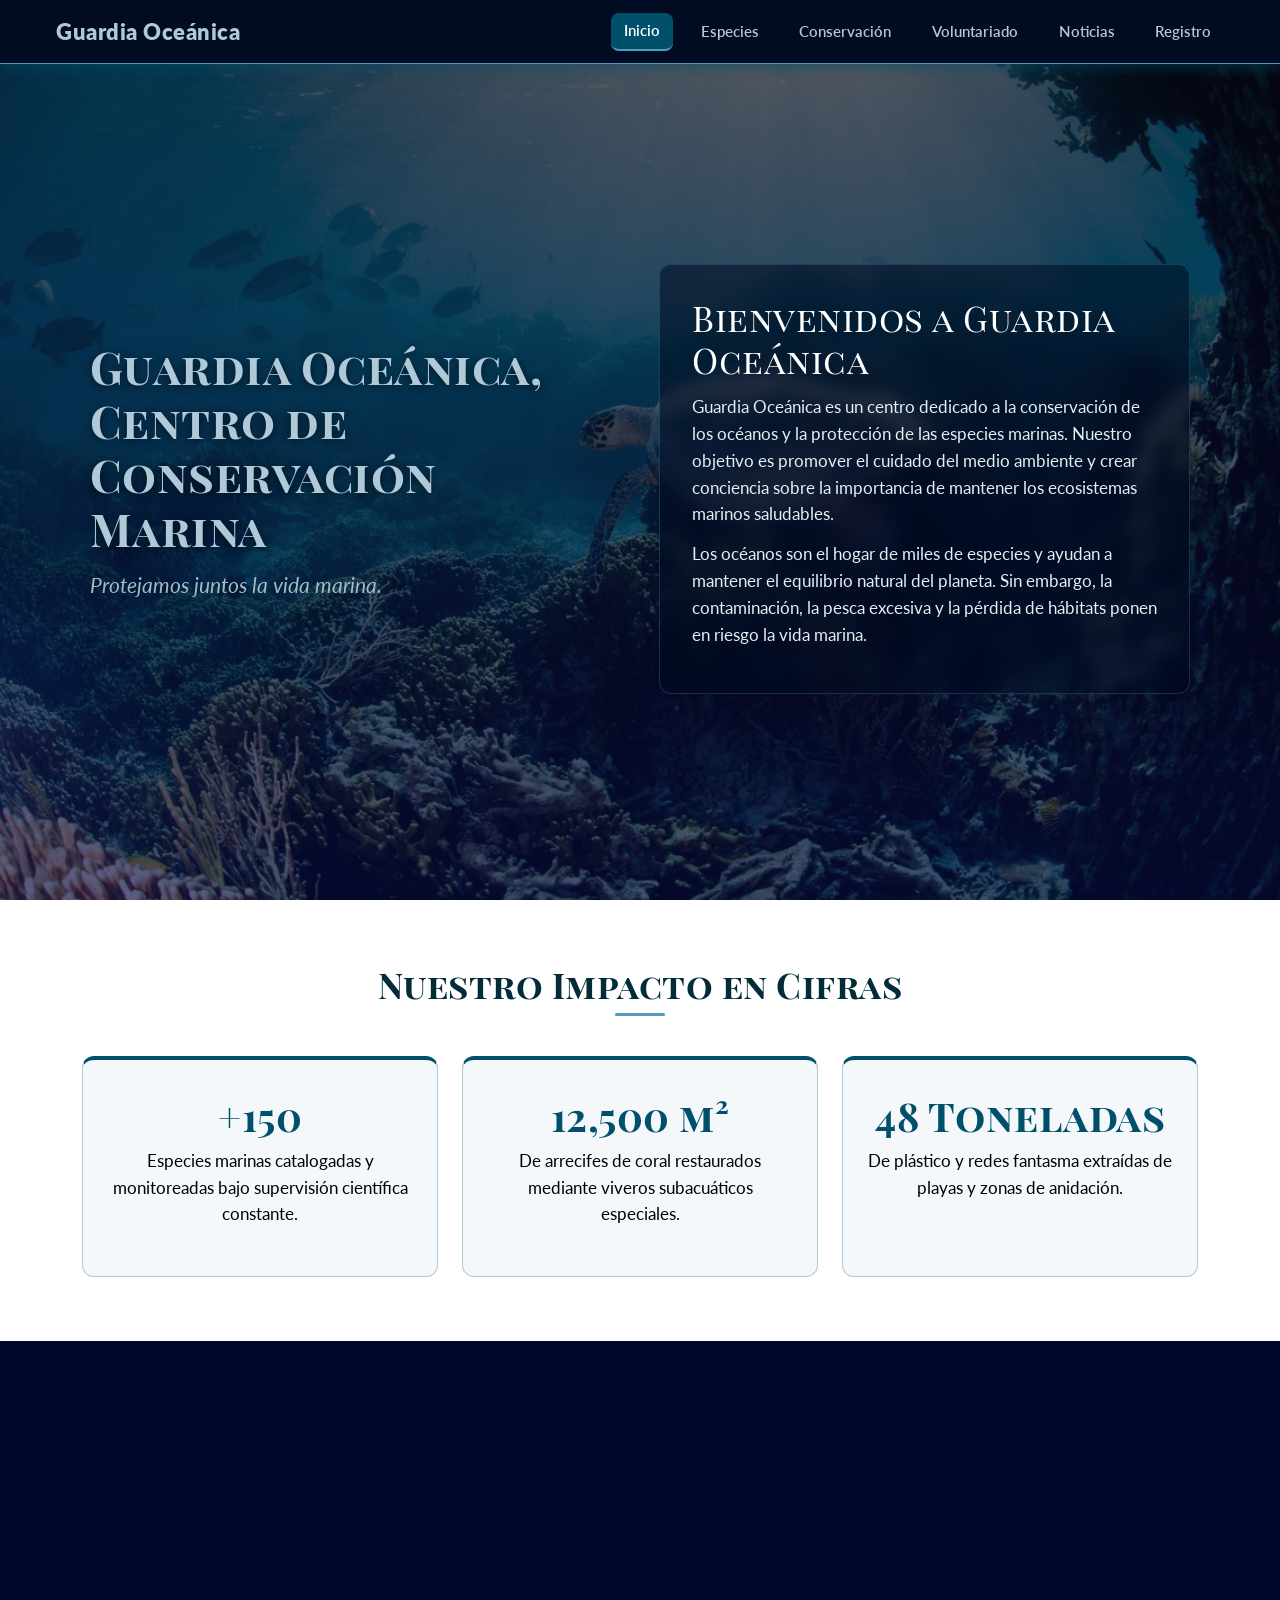
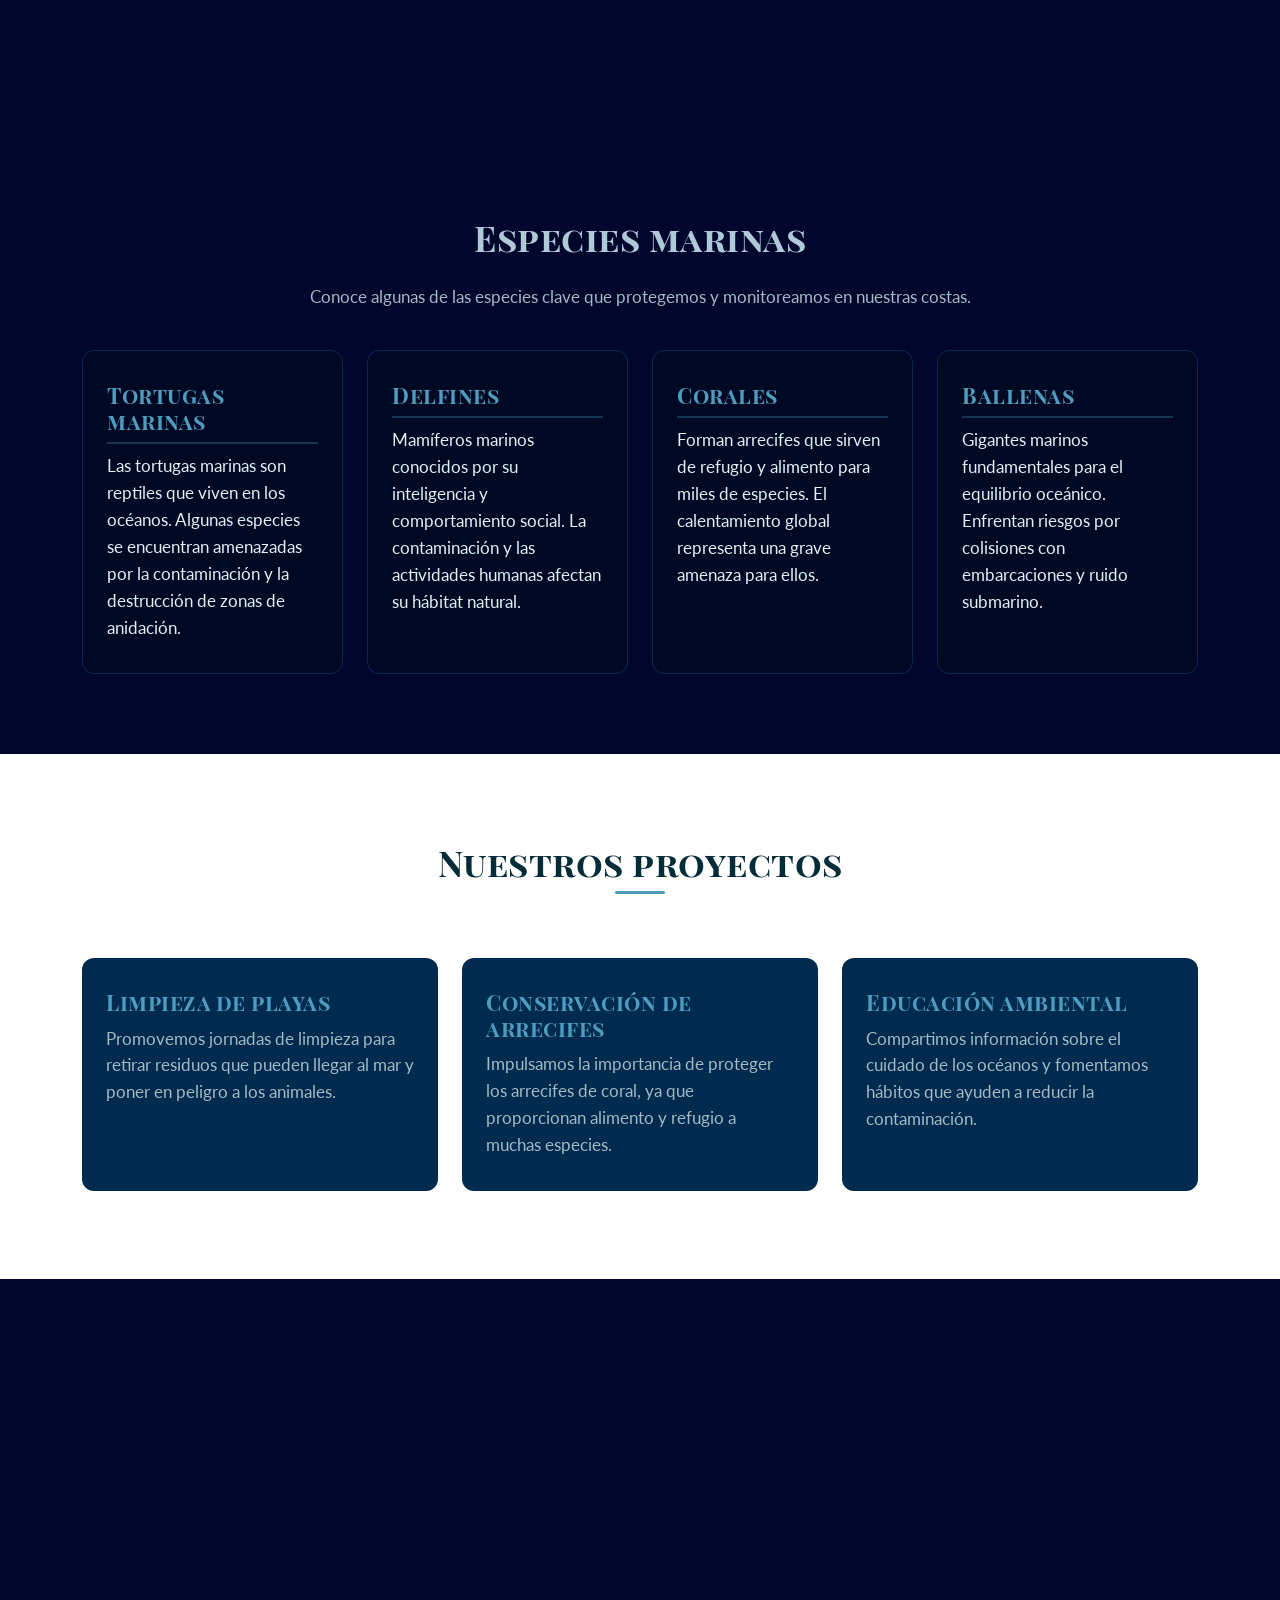
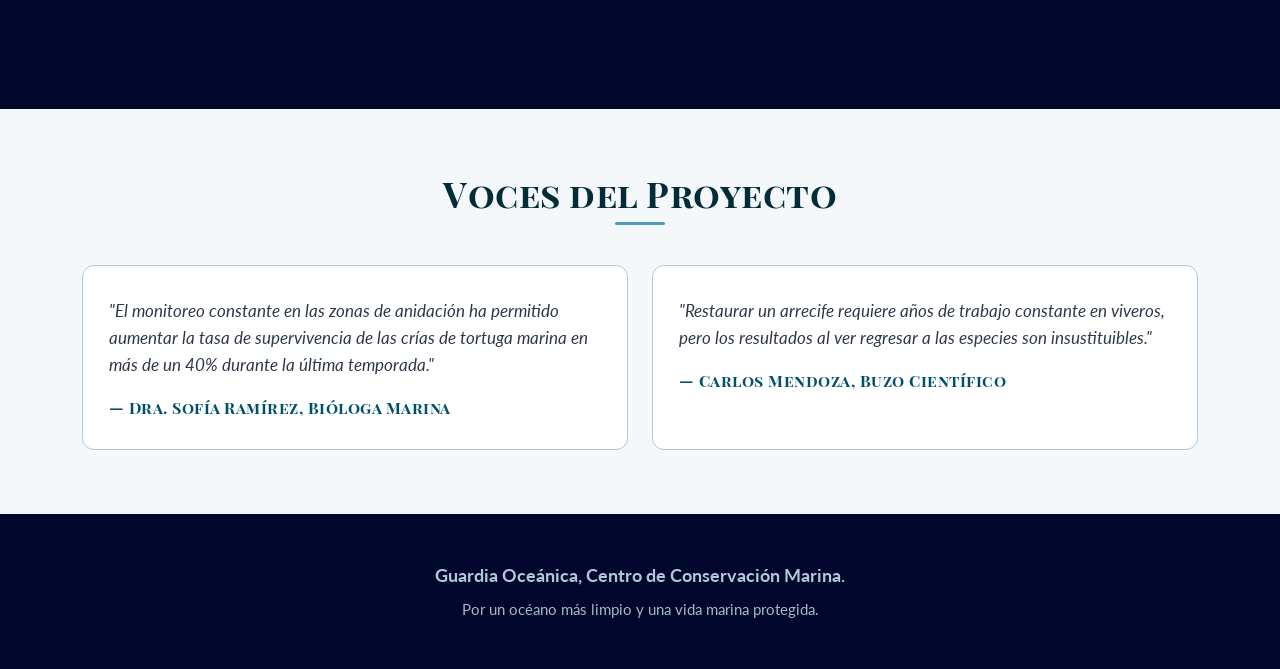
<file: index.html>
<!DOCTYPE html>
<html lang="es">
    <head>
        <title>Guardia Oceánica | Centro de Conservación Marina</title>
        <meta charset="UTF-8">
        <meta name="viewport" content="width=device-width, initial-scale=1.0">
        <link href="https://cdn.jsdelivr.net/npm/bootstrap@5.3.3/dist/css/bootstrap.min.css" rel="stylesheet">
        <link href="https://unpkg.com/aos@2.3.1/dist/aos.css" rel="stylesheet">
        <link href="css/style1.css" rel="stylesheet">
    </head>
    <body>
        
        <header class="barra-navegacion">
            <nav class="contenedor-navegacion">
                <a class="nombre-sitio" href="index.html">
                    Guardia Oceánica
                </a>

                <button class="boton-abrir-menu" id="btnHamburguesa" type="button" aria-label="Abrir menú de navegación">
                    &#9776;
                </button>

                <div class="contenedor-menu-navegacion" id="menuNavegacion">
                    <ul class="lista-menu">
                        <li class="elemento-menu">
                            <a class="enlace-navegacion" href="index.html" aria-current="page">Inicio</a>
                        </li>
                        <li class="elemento-menu">
                            <a class="enlace-navegacion" href="especies.html">Especies</a>
                        </li>
                        <li class="elemento-menu">
                            <a class="enlace-navegacion" href="conservacion.html">Conservación</a>
                        </li>
                        <li class="elemento-menu">
                            <a class="enlace-navegacion" href="voluntariado.html">Voluntariado</a>
                        </li>
                        <li class="elemento-menu">
                            <a class="enlace-navegacion" href="noticias.html">Noticias</a>
                        </li>
                        <li class="elemento-menu">
                            <a class="enlace-navegacion" href="contacto.html">Registro</a>
                        </li>
                    </ul>
                </div>
            </nav>
        </header>

        <section class="fondo-inicio">
            <div class="titulo-2columnas">
                <div class="titulo1">
                    <h1>Guardia Oceánica, Centro de Conservación Marina</h1>
                    <p>Protejamos juntos la vida marina.</p>
                </div>
                <div class="titulo-texto">
                    <h2>Bienvenidos a Guardia Oceánica</h2>
                    <p>
                        Guardia Oceánica es un centro dedicado a la conservación de los océanos y la protección de las especies marinas. Nuestro objetivo es promover el cuidado del medio ambiente y crear conciencia sobre la importancia de mantener los ecosistemas marinos saludables.
                    </p>
                    <p>
                        Los océanos son el hogar de miles de especies y ayudan a mantener el equilibrio natural del planeta. Sin embargo, la contaminación, la pesca excesiva y la pérdida de hábitats ponen en riesgo la vida marina.
                    </p>
                </div>
            </div>
        </section>
        
        <main class="contenido-principal">
            
            <section class="seccion-impacto">
                <div class="container">
                    <h2 class="titulo-impacto">Nuestro Impacto en Cifras</h2>
                    <div class="row g-4">
                        <div class="col-12 col-md-6 col-lg-4">
                            <div class="tarjeta-cifra">
                                <h3 class="numero-cifra">+150</h3>
                                <p class="texto-cifra">
                                    Especies marinas catalogadas y monitoreadas bajo supervisión científica constante.
                                </p>
                            </div>
                        </div>
                        <div class="col-12 col-md-6 col-lg-4">
                            <div class="tarjeta-cifra">
                                <h3 class="numero-cifra">12,500 m²</h3>
                                <p class="texto-cifra">
                                    De arrecifes de coral restaurados mediante viveros subacuáticos especiales.
                                </p>
                            </div>
                        </div>
                        <div class="col-12 col-md-6 col-lg-4">
                            <div class="tarjeta-cifra">
                                <h3 class="numero-cifra">48 Toneladas</h3>
                                <p class="texto-cifra">
                                    De plástico y redes fantasma extraídas de playas y zonas de anidación.
                                </p>
                            </div>
                        </div>
                    </div>
                </div>
            </section>

            <section class="sec-queh" data-aos="fade-right">
                <div class="qhacemos">
                    <h2>¿Qué hacemos?</h2>
                    <p>
                        Trabajamos para fomentar la protección de los animales marinos, reducir la contaminación de las playas y promover acciones que ayuden a conservar los ecosistemas acuáticos.
                    </p>
                    <p>
                        También buscamos informar a las personas sobre los problemas que afectan a los océanos y enseñar cómo pueden contribuir a su cuidado mediante acciones responsables.
                    </p>
                </div>
            </section>

            <section class="sec-especies">
                <div class="cont-especies container-fluid">
                    <div class="container">
                        <h2 class="titulo-especies py-3">Especies marinas</h2>
                        <p class="p-especies">
                            Conoce algunas de las especies clave que protegemos y monitoreamos en nuestras costas.
                        </p>

                        <div class="row g-4 py-3">
                            <div class="col-12 col-md-6 col-lg-3">
                                <article class="tarjeta-especie">
                                    <h3 class="tit-especie">Tortugas marinas</h3>
                                    <p>
                                        Las tortugas marinas son reptiles que viven en los océanos. Algunas especies se encuentran amenazadas por la contaminación y la destrucción de zonas de anidación.
                                    </p>
                                </article>
                            </div>
                            
                            <div class="col-12 col-md-6 col-lg-3">
                                <article class="tarjeta-especie">
                                    <h3 class="tit-especie">Delfines</h3>
                                    <p>
                                        Mamíferos marinos conocidos por su inteligencia y comportamiento social. La contaminación y las actividades humanas afectan su hábitat natural.
                                    </p>
                                </article>
                            </div>

                            <div class="col-12 col-md-6 col-lg-3">
                                <article class="tarjeta-especie">
                                    <h3 class="tit-especie">Corales</h3>
                                    <p>
                                        Forman arrecifes que sirven de refugio y alimento para miles de especies. El calentamiento global representa una grave amenaza para ellos.
                                    </p>
                                </article>
                            </div>

                            <div class="col-12 col-md-6 col-lg-3">
                                <article class="tarjeta-especie">
                                    <h3 class="tit-especie">Ballenas</h3>
                                    <p>
                                        Gigantes marinos fundamentales para el equilibrio oceánico. Enfrentan riesgos por colisiones con embarcaciones y ruido submarino.
                                    </p>
                                </article>
                            </div>
                        </div>
                    </div>
                </div>
            </section>

            <section class="sec-proyectos">
                <div class="container py-4">
                    <h2 class="titulo-proyectos">Nuestros proyectos</h2>
                    
                    <div class="row g-4 mt-2">
                        <div class="col-12 col-md-6 col-lg-4">
                            <article class="tarjeta-proyecto">
                                <h3>Limpieza de playas</h3>
                                <p>
                                    Promovemos jornadas de limpieza para retirar residuos que pueden llegar al mar y poner en peligro a los animales.
                                </p>
                            </article>
                        </div>

                        <div class="col-12 col-md-6 col-lg-4">
                            <article class="tarjeta-proyecto">
                                <h3>Conservación de arrecifes</h3>
                                <p>
                                    Impulsamos la importancia de proteger los arrecifes de coral, ya que proporcionan alimento y refugio a muchas especies.
                                </p>
                            </article>
                        </div>

                        <div class="col-12 col-md-6 col-lg-4">
                            <article class="tarjeta-proyecto">
                                <h3>Educación ambiental</h3>
                                <p>
                                    Compartimos información sobre el cuidado de los océanos y fomentamos hábitos que ayuden a reducir la contaminación.
                                </p>
                            </article>
                        </div>
                    </div>
                </div>
            </section>

            <section class="sec-ayudar" data-aos="zoom-in">
                <h2 class="titulo-ayudar">¿Cómo puedes ayudar?</h2>
                <div class="contenido-ayudar">
                    <p>
                        Todas las personas pueden contribuir a la conservación marina mediante pequeñas acciones, como reducir el uso de plásticos, separar los residuos, evitar dejar basura en las playas y respetar a los animales y sus hábitats.
                    </p>
                    <p>
                        En Guardia Oceánica creemos que la información y la participación de la sociedad son importantes para construir un futuro en el que la vida marina esté protegida.
                    </p>
                </div>
            </section>

            <section class="sec-testimonios">
                <div class="container">
                    <h2 class="titulo-testimonios">Voces del Proyecto</h2>
                    <div class="row g-4">
                        <div class="col-12 col-md-6">
                            <article class="tarjeta-testimonio">
                                <p class="texto-testimonio">
                                    "El monitoreo constante en las zonas de anidación ha permitido aumentar la tasa de supervivencia de las crías de tortuga marina en más de un 40% durante la última temporada."
                                </p>
                                <h3 class="autor-testimonio">— Dra. Sofía Ramírez, Bióloga Marina</h3>
                            </article>
                        </div>
                        <div class="col-12 col-md-6">
                            <article class="tarjeta-testimonio">
                                <p class="texto-testimonio">
                                    "Restaurar un arrecife requiere años de trabajo constante en viveros, pero los resultados al ver regresar a las especies son insustituibles."
                                </p>
                                <h3 class="autor-testimonio">— Carlos Mendoza, Buzo Científico</h3>
                            </article>
                        </div>
                    </div>
                </div>
            </section>

        </main>

        <footer class="pie-pag">
            <div class="con-pie">
                <p class="tex1">
                    Guardia Oceánica, Centro de Conservación Marina.
                </p>
                <p class="tex2">
                    Por un océano más limpio y una vida marina protegida.
                </p>
            </div>
        </footer>

        <script src="https://cdn.jsdelivr.net/npm/bootstrap@5.3.3/dist/js/bootstrap.bundle.min.js"></script>
        <script src="https://unpkg.com/aos@2.3.1/dist/aos.js"></script>
        <script>
            AOS.init();

            const btnHamburguesa = document.getElementById("btnHamburguesa");
            const menuNavegacion = document.getElementById("menuNavegacion");

            if (btnHamburguesa && menuNavegacion) {
                btnHamburguesa.addEventListener("click", function () {
                    menuNavegacion.classList.toggle("activo");
                });
            }
        </script>
    </body>
</html>
</file>
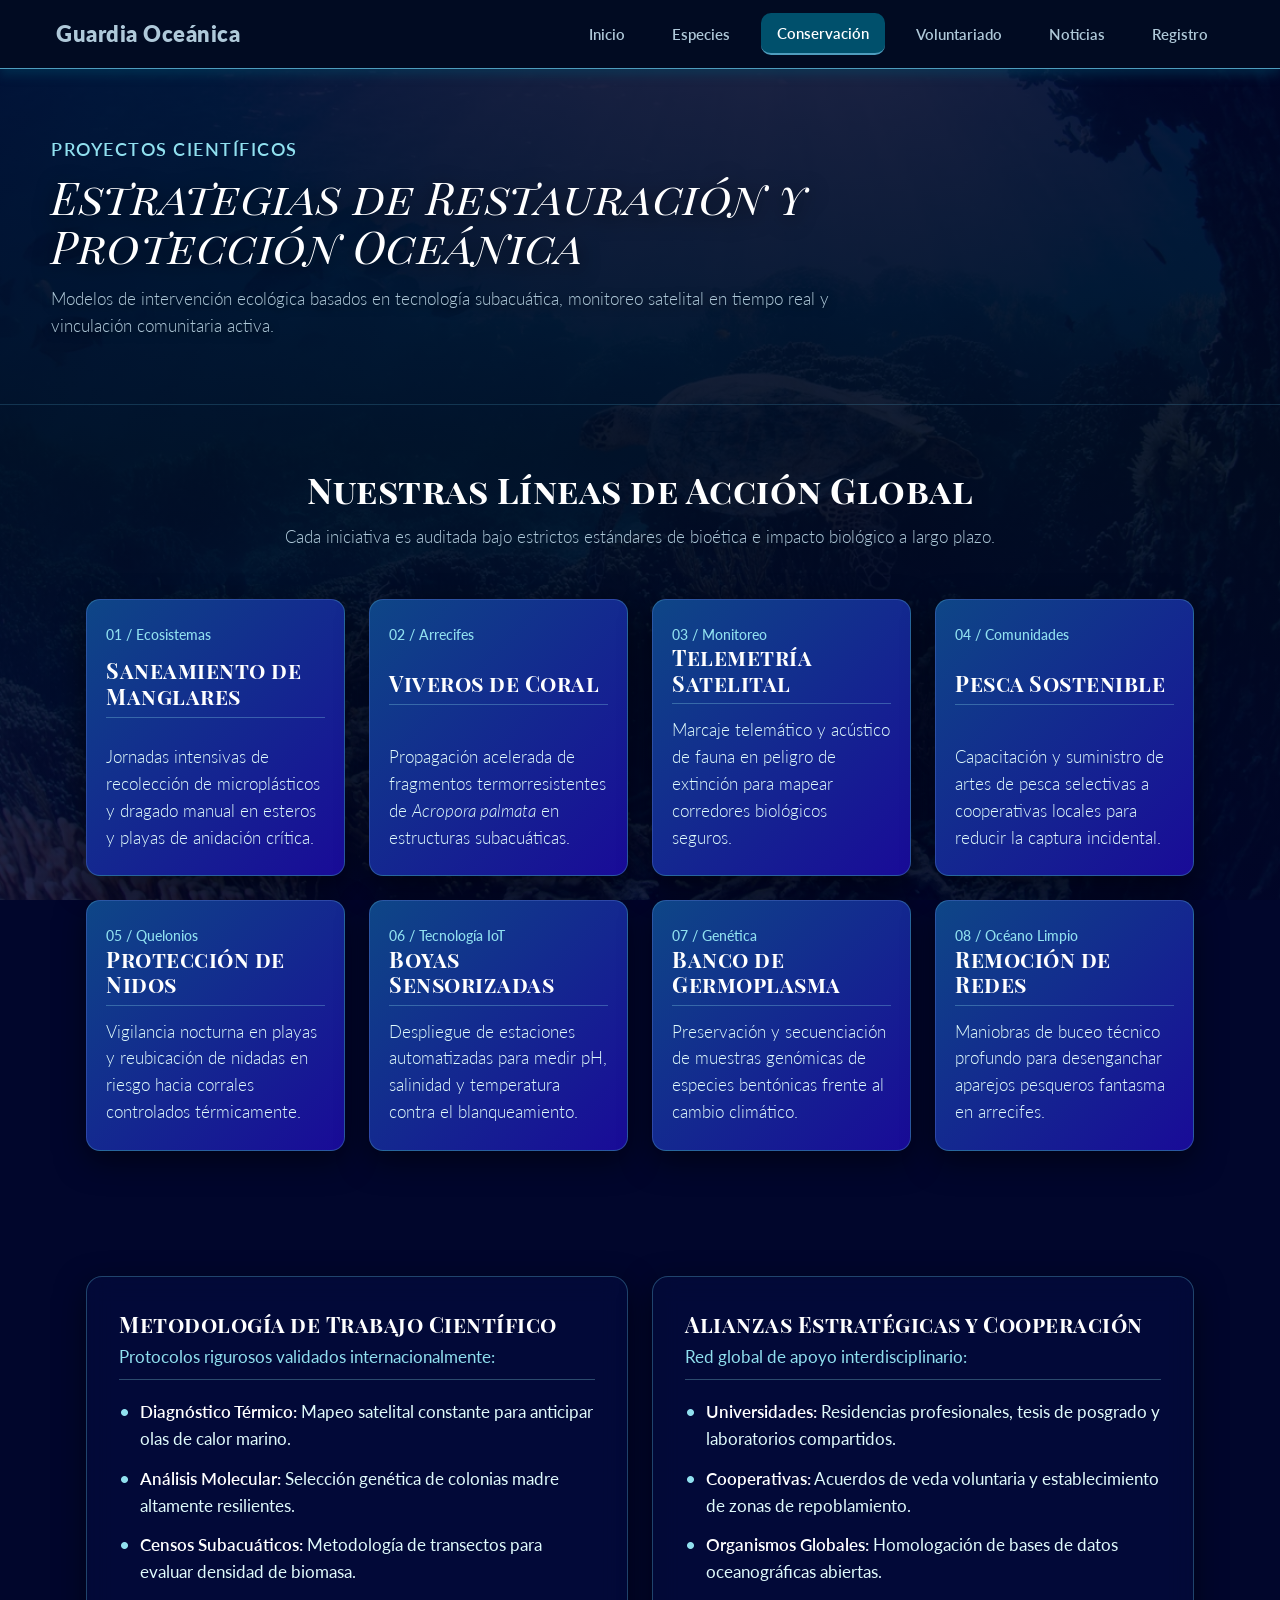
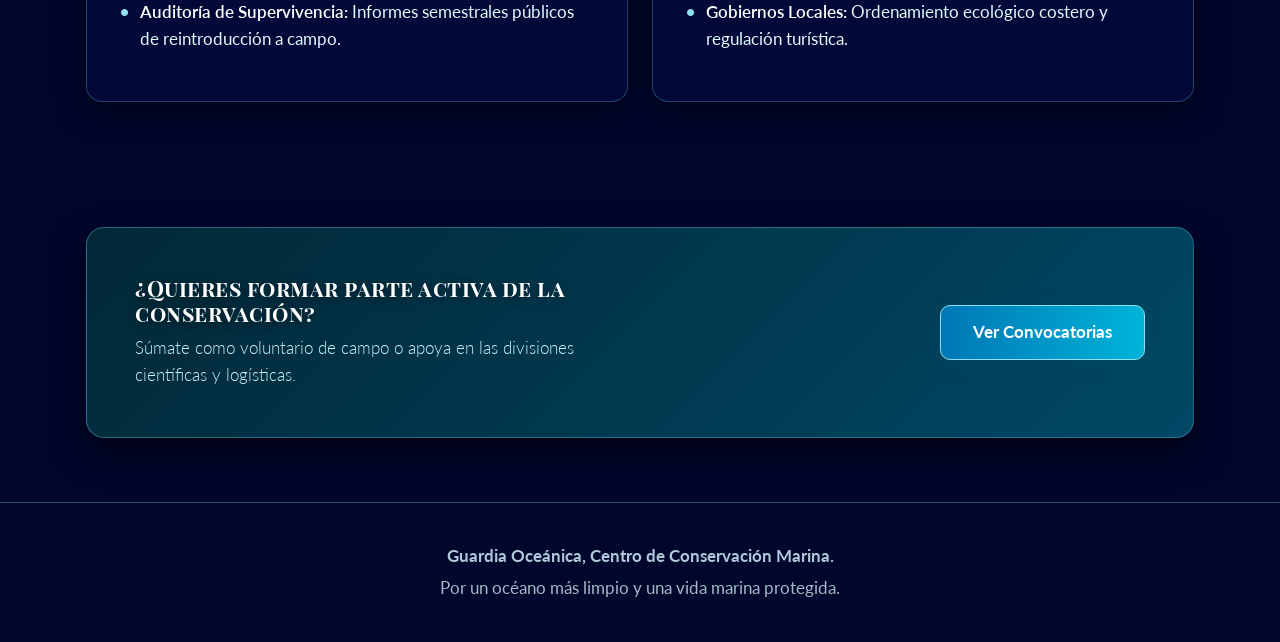
<file: conservacion.html>
<!DOCTYPE html>
<html lang="es">
    <head>
        <meta charset="UTF-8">
        <meta name="viewport" content="width=device-width, initial-scale=1">
        <title>Guardia Oceánica | Proyectos de Conservación</title>
        <link href="https://cdn.jsdelivr.net/npm/bootstrap@5.3.3/dist/css/bootstrap.min.css" rel="stylesheet">
        <link href="https://unpkg.com/aos@2.3.1/dist/aos.css" rel="stylesheet">
        <link href="css/style3.css" rel="stylesheet">
    </head>
    <body>

        <header class="barra-navegacion">
            <nav class="contenedor-navegacion">
                <a class="nombre-sitio" href="index.html">
                    Guardia Oceánica
                </a>

                <button class="boton-abrir-menu" id="btnHamburguesa" type="button" aria-label="Abrir menú de navegación">
                    &#9776;
                </button>

                <div class="contenedor-menu-navegacion" id="menuNavegacion">
                    <ul class="lista-menu">
                        <li class="elemento-menu">
                            <a class="enlace-navegacion" href="index.html">Inicio</a>
                        </li>
                        <li class="elemento-menu">
                            <a class="enlace-navegacion" href="especies.html">Especies</a>
                        </li>
                        <li class="elemento-menu">
                            <a class="enlace-navegacion" href="conservacion.html" aria-current="page">Conservación</a>
                        </li>
                        <li class="elemento-menu">
                            <a class="enlace-navegacion" href="voluntariado.html">Voluntariado</a>
                        </li>
                        <li class="elemento-menu">
                            <a class="enlace-navegacion" href="noticias.html">Noticias</a>
                        </li>
                        <li class="elemento-menu">
                            <a class="enlace-navegacion" href="contacto.html">Registro</a>
                        </li>
                    </ul>
                </div>
            </nav>
        </header>

        <section class="cabecera-pagina">
            <div class="contenedor-cabecera">
                <span class="subtitulo-cabecera">
                    Proyectos Científicos
                </span>
                <h1 class="titulo-pagina">
                    Estrategias de Restauración y Protección Oceánica
                </h1>
                <p class="descripcion-pagina">
                    Modelos de intervención ecológica basados en tecnología subacuática, monitoreo satelital en tiempo real y vinculación comunitaria activa.
                </p>
            </div>
        </section>

        <div class="fondo-pantalla-completa"></div>

        <main class="contenido-principal container">
            
            <section class="seccion-lineas-accion mb-5">
                <div class="text-center mb-5">
                    <h2 class="titulo-lineas-accion">Nuestras Líneas de Acción Global</h2>
                    <p class="descripcion-lineas-accion">
                        Cada iniciativa es auditada bajo estrictos estándares de bioética e impacto biológico a largo plazo.
                    </p>
                </div>

                <div class="row g-4 justify-content-center">
                    
                    <div class="col-12 col-md-6 col-lg-3">
                        <article class="tarjeta-proyecto-conservacion" data-aos="fade-up">
                            <div class="ti1-indicador">01 / Ecosistemas</div>
                            <h3 class="titulo-proyecto-conservacion">Saneamiento de Manglares</h3>
                            <p class="descripcion-proyecto-conservacion">
                                Jornadas intensivas de recolección de microplásticos y dragado manual en esteros y playas de anidación crítica.
                            </p>
                        </article>
                    </div>

                    <div class="col-12 col-md-6 col-lg-3">
                        <article class="tarjeta-proyecto-conservacion" data-aos="fade-up">
                            <div class="ti1-indicador">02 / Arrecifes</div>
                            <h3 class="titulo-proyecto-conservacion">Viveros de Coral</h3>
                            <p class="descripcion-proyecto-conservacion">
                                Propagación acelerada de fragmentos termorresistentes de <em>Acropora palmata</em> en estructuras subacuáticas.
                            </p>
                        </article>
                    </div>

                    <div class="col-12 col-md-6 col-lg-3">
                        <article class="tarjeta-proyecto-conservacion" data-aos="fade-up">
                            <div class="ti1-indicador">03 / Monitoreo</div>
                            <h3 class="titulo-proyecto-conservacion">Telemetría Satelital</h3>
                            <p class="descripcion-proyecto-conservacion">
                                Marcaje telemático y acústico de fauna en peligro de extinción para mapear corredores biológicos seguros.
                            </p>
                        </article>
                    </div>

                    <div class="col-12 col-md-6 col-lg-3">
                        <article class="tarjeta-proyecto-conservacion" data-aos="fade-up">
                            <div class="ti1-indicador">04 / Comunidades</div>
                            <h3 class="titulo-proyecto-conservacion">Pesca Sostenible</h3>
                            <p class="descripcion-proyecto-conservacion">
                                Capacitación y suministro de artes de pesca selectivas a cooperativas locales para reducir la captura incidental.
                            </p>
                        </article>
                    </div>

                    <div class="col-12 col-md-6 col-lg-3">
                        <article class="tarjeta-proyecto-conservacion" data-aos="fade-up">
                            <div class="ti1-indicador">05 / Quelonios</div>
                            <h3 class="titulo-proyecto-conservacion">Protección de Nidos</h3>
                            <p class="descripcion-proyecto-conservacion">
                                Vigilancia nocturna en playas y reubicación de nidadas en riesgo hacia corrales controlados térmicamente.
                            </p>
                        </article>
                    </div>

                    <div class="col-12 col-md-6 col-lg-3">
                        <article class="tarjeta-proyecto-conservacion" data-aos="fade-up">
                            <div class="ti1-indicador">06 / Tecnología IoT</div>
                            <h3 class="titulo-proyecto-conservacion">Boyas Sensorizadas</h3>
                            <p class="descripcion-proyecto-conservacion">
                                Despliegue de estaciones automatizadas para medir pH, salinidad y temperatura contra el blanqueamiento.
                            </p>
                        </article>
                    </div>

                    <div class="col-12 col-md-6 col-lg-3">
                        <article class="tarjeta-proyecto-conservacion" data-aos="fade-up">
                            <div class="ti1-indicador">07 / Genética</div>
                            <h3 class="titulo-proyecto-conservacion">Banco de Germoplasma</h3>
                            <p class="descripcion-proyecto-conservacion">
                                Preservación y secuenciación de muestras genómicas de especies bentónicas frente al cambio climático.
                            </p>
                        </article>
                    </div>

                    <div class="col-12 col-md-6 col-lg-3">
                        <article class="tarjeta-proyecto-conservacion" data-aos="fade-up">
                            <div class="ti1-indicador">08 / Océano Limpio</div>
                            <h3 class="titulo-proyecto-conservacion">Remoción de Redes</h3>
                            <p class="descripcion-proyecto-conservacion">
                                Maniobras de buceo técnico profundo para desenganchar aparejos pesqueros fantasma en arrecifes.
                            </p>
                        </article>
                    </div>

                </div>
            </section>

            <section class="seccion-metodologia-alianzas mb-5">
                <div class="row g-4 justify-content-center">
                    
                    <div class="col-12 col-md-6">
                        <article class="panel-cientifico" data-aos="fade-up">
                            <h3 class="titulo-panel">Metodología de Trabajo Científico</h3>
                            <p class="subtitulo-panel">Protocolos rigurosos validados internacionalmente:</p>
                            
                            <ul class="lista-detallada">
                                <li>
                                    <strong>Diagnóstico Térmico:</strong> Mapeo satelital constante para anticipar olas de calor marino.
                                </li>
                                <li>
                                    <strong>Análisis Molecular:</strong> Selección genética de colonias madre altamente resilientes.
                                </li>
                                <li>
                                    <strong>Censos Subacuáticos:</strong> Metodología de transectos para evaluar densidad de biomasa.
                                </li>
                                <li>
                                    <strong>Auditoría de Supervivencia:</strong> Informes semestrales públicos de reintroducción a campo.
                                </li>
                            </ul>
                        </article>
                    </div>

                    <div class="col-12 col-md-6">
                        <article class="panel-cientifico" data-aos="fade-up">
                            <h3 class="titulo-panel">Alianzas Estratégicas y Cooperación</h3>
                            <p class="subtitulo-panel">Red global de apoyo interdisciplinario:</p>
                            
                            <ul class="lista-detallada">
                                <li>
                                    <strong>Universidades:</strong> Residencias profesionales, tesis de posgrado y laboratorios compartidos.
                                </li>
                                <li>
                                    <strong>Cooperativas:</strong> Acuerdos de veda voluntaria y establecimiento de zonas de repoblamiento.
                                </li>
                                <li>
                                    <strong>Organismos Globales:</strong> Homologación de bases de datos oceanográficas abiertas.
                                </li>
                                <li>
                                    <strong>Gobiernos Locales:</strong> Ordenamiento ecológico costero y regulación turística.
                                </li>
                            </ul>
                        </article>
                    </div>

                </div>
            </section>

            <section class="sec-vol">
                <div class="row align-items-center">
                    <div class="col-12 col-md-6">
                        <h3 class="titulo-vol">¿Quieres formar parte activa de la conservación?</h3>
                        <p class="texto-vol">Súmate como voluntario de campo o apoya en las divisiones científicas y logísticas.</p>
                    </div>
                    <div class="col-12 col-md-6 text-md-end mt-3 mt-md-0">
                        <a href="voluntariado.html" class="btn-cta-pro">Ver Convocatorias</a>
                    </div>
                </div>
            </section>

        </main>

        <footer class="pie-pagina">
            <div class="container text-center">
                <p class="nombre-institucion">Guardia Oceánica, Centro de Conservación Marina.</p>
                <p class="mensaje-conservacion">Por un océano más limpio y una vida marina protegida.</p>
            </div>
        </footer>

        <script src="https://cdn.jsdelivr.net/npm/bootstrap@5.3.3/dist/js/bootstrap.bundle.min.js"></script>
        <script src="https://unpkg.com/aos@2.3.1/dist/aos.js"></script>
        <script>
            AOS.init({
                once: true
            });

            const btnHamburguesa = document.getElementById("btnHamburguesa");
            const menuNavegacion = document.getElementById("menuNavegacion");

            if (btnHamburguesa && menuNavegacion) {
                btnHamburguesa.addEventListener("click", function () {
                    menuNavegacion.classList.toggle("activo");
                });
            }
        </script>
    </body>
</html>
</file>
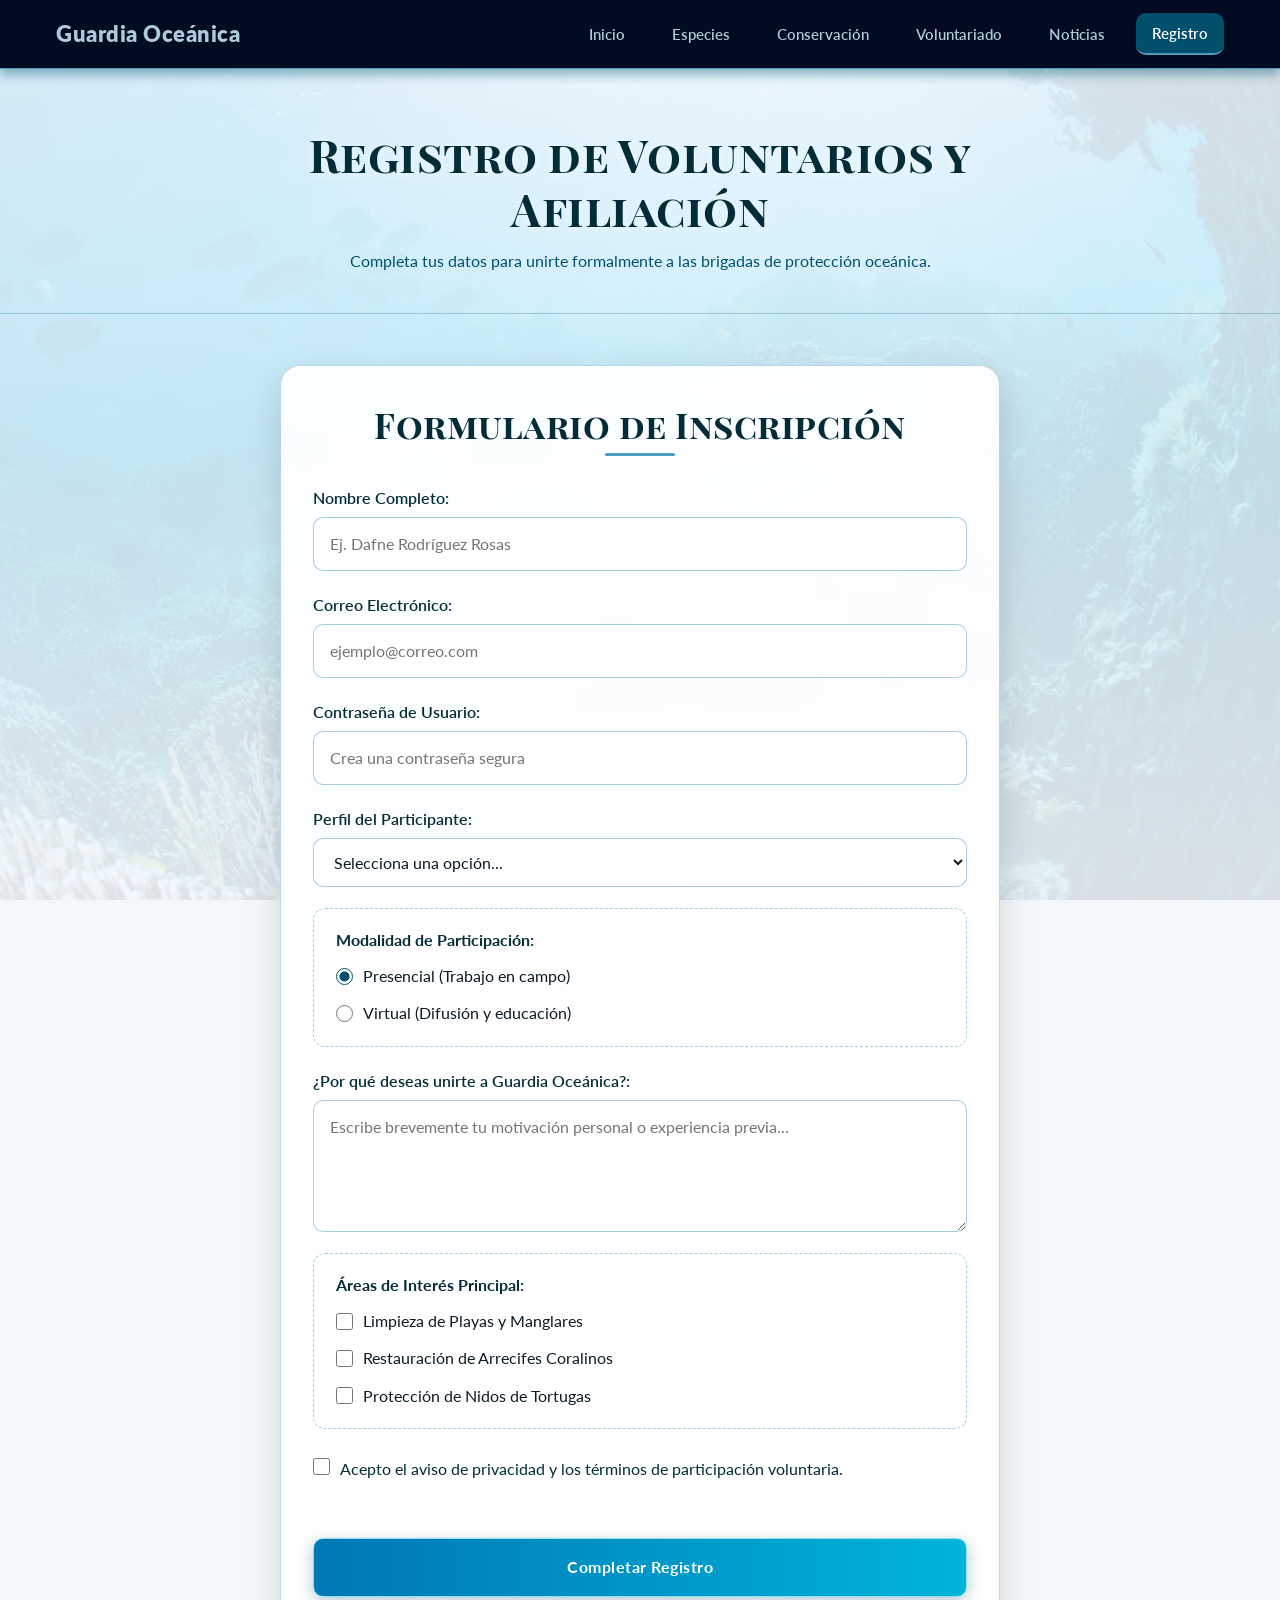
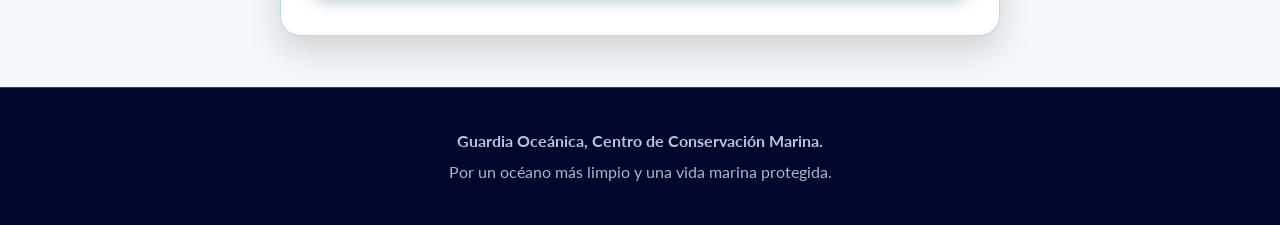
<file: contacto.html>
<!DOCTYPE html>
<html lang="es">
    <head>
        <meta charset="UTF-8">
        <meta name="viewport" content="width=device-width, initial-scale=1">
        <title>Guardia Oceánica | Registro de Voluntarios y Contacto</title>
        <link href="https://cdn.jsdelivr.net/npm/bootstrap@5.3.3/dist/css/bootstrap.min.css" rel="stylesheet">
        <link href="css/style6.css" rel="stylesheet">
    </head>
    <body class="pagina-registro-clara">

        <header class="barra-navegacion">
            <nav class="contenedor-navegacion">
                <a class="nombre-sitio" href="index.html">
                    Guardia Oceánica
                </a>

                <button class="boton-abrir-menu" id="btnHamburguesa" type="button" aria-label="Abrir menú de navegación">
                    &#9776;
                </button>

                <div class="contenedor-menu-navegacion" id="menuNavegacion">
                    <ul class="lista-menu">
                        <li class="elemento-menu">
                            <a class="enlace-navegacion" href="index.html">Inicio</a>
                        </li>
                        <li class="elemento-menu">
                            <a class="enlace-navegacion" href="especies.html">Especies</a>
                        </li>
                        <li class="elemento-menu">
                            <a class="enlace-navegacion" href="conservacion.html">Conservación</a>
                        </li>
                        <li class="elemento-menu">
                            <a class="enlace-navegacion" href="voluntariado.html">Voluntariado</a>
                        </li>
                        <li class="elemento-menu">
                            <a class="enlace-navegacion" href="noticias.html">Noticias</a>
                        </li>
                        <li class="elemento-menu">
                            <a class="enlace-navegacion" href="contacto.html" aria-current="page">Registro</a>
                        </li>
                    </ul>
                </div>
            </nav>
        </header>

        <section class="cabecera-pagina">
            <div class="contenedor-cabecera">
                <h1 class="titulo-pagina">
                    Registro de Voluntarios y Afiliación
                </h1>
                <p class="descripcion-pagina">
                    Completa tus datos para unirte formalmente a las brigadas de protección oceánica.
                </p>
            </div>
        </section>

        <div class="fondo-pantalla-completa-claro"></div>

        <main class="contenido-principal container">
            <div class="contenedor-formulario">

                <section class="seccion-registro">
                    <h2 class="titulo-formulario">
                        Formulario de Inscripción
                    </h2>

                    <form class="formulario-registro" action="#" method="post">
                        <div class="grupo-campo-formulario">
                            <label for="campoNombre" class="etiqueta-campo">
                                Nombre Completo:
                            </label>
                            <input type="text" class="campo-nombre" id="campoNombre" name="nombre" placeholder="Ej. Dafne Rodríguez Rosas" autocomplete="name" required>
                        </div>

                        <div class="grupo-campo-formulario">
                            <label for="campoCorreo" class="etiqueta-campo">
                                Correo Electrónico:
                            </label>
                            <input type="email" class="campo-correo" id="campoCorreo" name="correo" placeholder="ejemplo@correo.com" autocomplete="email" required>
                        </div>

                        <div class="grupo-campo-formulario">
                            <label for="campoContrasena" class="etiqueta-campo">
                                Contraseña de Usuario:
                            </label>
                            <input type="password" class="campo-contrasena" id="campoContrasena" name="contrasena" placeholder="Crea una contraseña segura" autocomplete="new-password" required>
                        </div>

                        <div class="grupo-campo-formulario">
                            <label for="campoPerfil" class="etiqueta-campo">
                                Perfil del Participante:
                            </label>
                            <select class="campo-seleccion-perfil" id="campoPerfil" name="perfil" required>
                                <option value="" selected disabled>
                                    Selecciona una opción...
                                </option>
                                <option value="estudiante">
                                    Estudiante / Universitario
                                </option>
                                <option value="investigador">
                                    Biólogo / Investigador
                                </option>
                                <option value="buzo">
                                    Buzo Certificado
                                </option>
                                <option value="general">
                                    Público General / Simpatizante
                                </option>
                            </select>
                        </div>

                        <div class="grupo-modalidad-participacion">
                            <div class="etiqueta-modalidad">
                                Modalidad de Participación:
                            </div>

                            <div class="opcion-modalidad">
                                <input type="radio" class="opcion-presencial" name="opcionModalidad" id="modalidadPresencial" value="presencial" checked>
                                <label for="modalidadPresencial">
                                    Presencial (Trabajo en campo)
                                </label>
                            </div>

                            <div class="opcion-modalidad">
                                <input type="radio" class="opcion-virtual" name="opcionModalidad" id="modalidadVirtual" value="virtual">
                                <label for="modalidadVirtual">
                                    Virtual (Difusión y educación)
                                </label>
                            </div>
                        </div>

                        <div class="grupo-campo-formulario">
                            <label for="campoMensaje" class="etiqueta-campo">
                                ¿Por qué deseas unirte a Guardia Oceánica?:
                            </label>
                            <textarea class="campo-motivacion" id="campoMensaje" name="motivacion" rows="4" placeholder="Escribe brevemente tu motivación personal o experiencia previa..." required></textarea>
                        </div>

                        <div class="grupo-areas-interes">
                            <div class="etiqueta-areas-interes">
                                Áreas de Interés Principal:
                            </div>

                            <div class="opcion-area-interes">
                                <input type="checkbox" class="interes-limpieza" id="interesLimpieza" name="areasInteres" value="limpieza">
                                <label for="interesLimpieza">
                                    Limpieza de Playas y Manglares
                                </label>
                            </div>

                            <div class="opcion-area-interes">
                                <input type="checkbox" class="interes-corales" id="interesCorales" name="areasInteres" value="corales">
                                <label for="interesCorales">
                                    Restauración de Arrecifes Coralinos
                                </label>
                            </div>

                            <div class="opcion-area-interes">
                                <input type="checkbox" class="interes-tortugas" id="interesTortugas" name="areasInteres" value="tortugas">
                                <label for="interesTortugas">
                                    Protección de Nidos de Tortugas
                                </label>
                            </div>
                        </div>

                        <div class="grupo-aceptacion-terminos">
                            <input type="checkbox" class="casilla-aceptacion-terminos" id="campoTerminos" name="aceptacionTerminos" required>
                            <label for="campoTerminos" class="etiqueta-terminos">
                                Acepto el aviso de privacidad y los términos de participación voluntaria.
                            </label>
                        </div>

                        <div class="grupo-boton-envio">
                            <button type="submit" class="boton-completar-registro">
                                Completar Registro
                            </button>
                        </div>
                    </form>
                </section>

            </div>
        </main>

        <footer class="pie-pagina">
            <div class="contenedor-pie-pagina container text-center">
                <p class="nombre-institucion">
                    Guardia Oceánica, Centro de Conservación Marina.
                </p>
                <p class="mensaje-conservacion">
                    Por un océano más limpio y una vida marina protegida.
                </p>
            </div>
        </footer>

        <script src="https://cdn.jsdelivr.net/npm/bootstrap@5.3.3/dist/js/bootstrap.bundle.min.js"></script>
        <script src="js/contacto.js"></script>
        <script>
            const btnHamburguesa = document.getElementById("btnHamburguesa");
            const menuNavegacion = document.getElementById("menuNavegacion");

            if (btnHamburguesa && menuNavegacion) {
                btnHamburguesa.addEventListener("click", function () {
                    menuNavegacion.classList.toggle("activo");
                });
            }
        </script>
    </body>
</html>
</file>
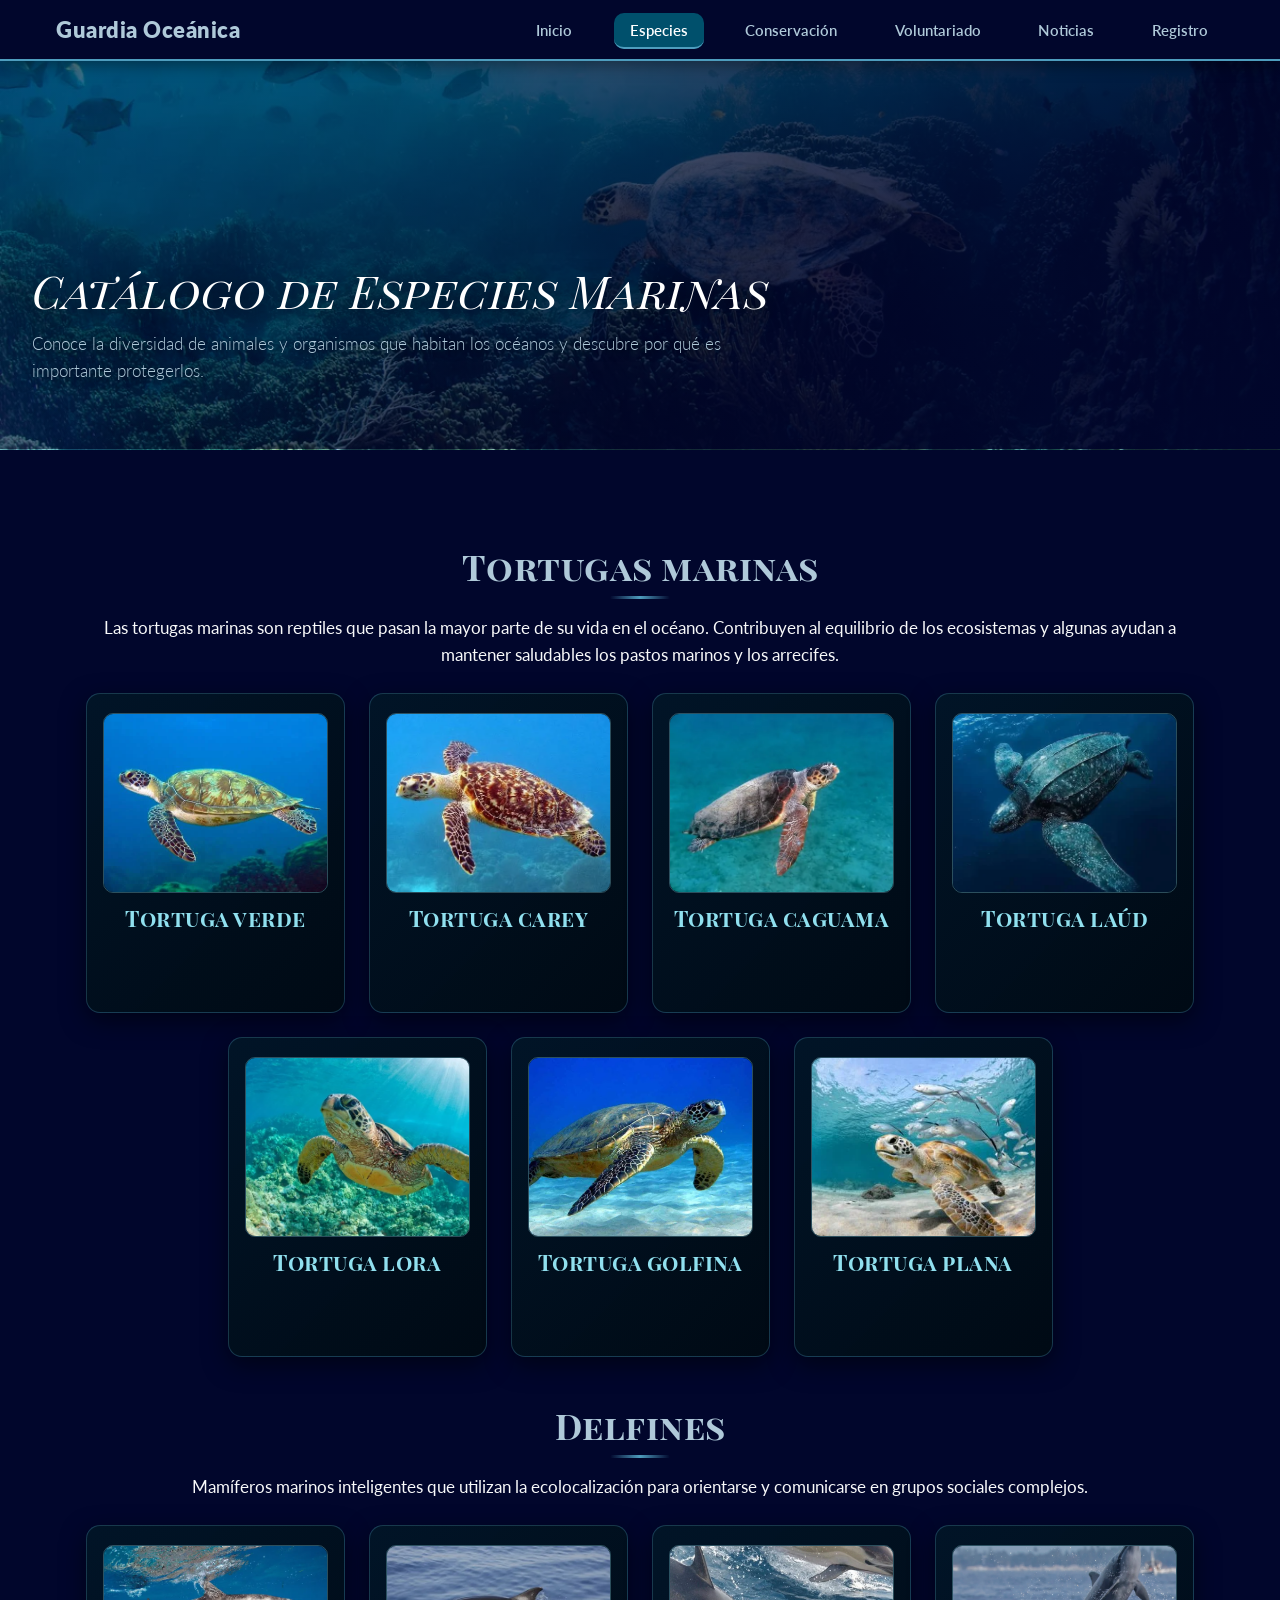
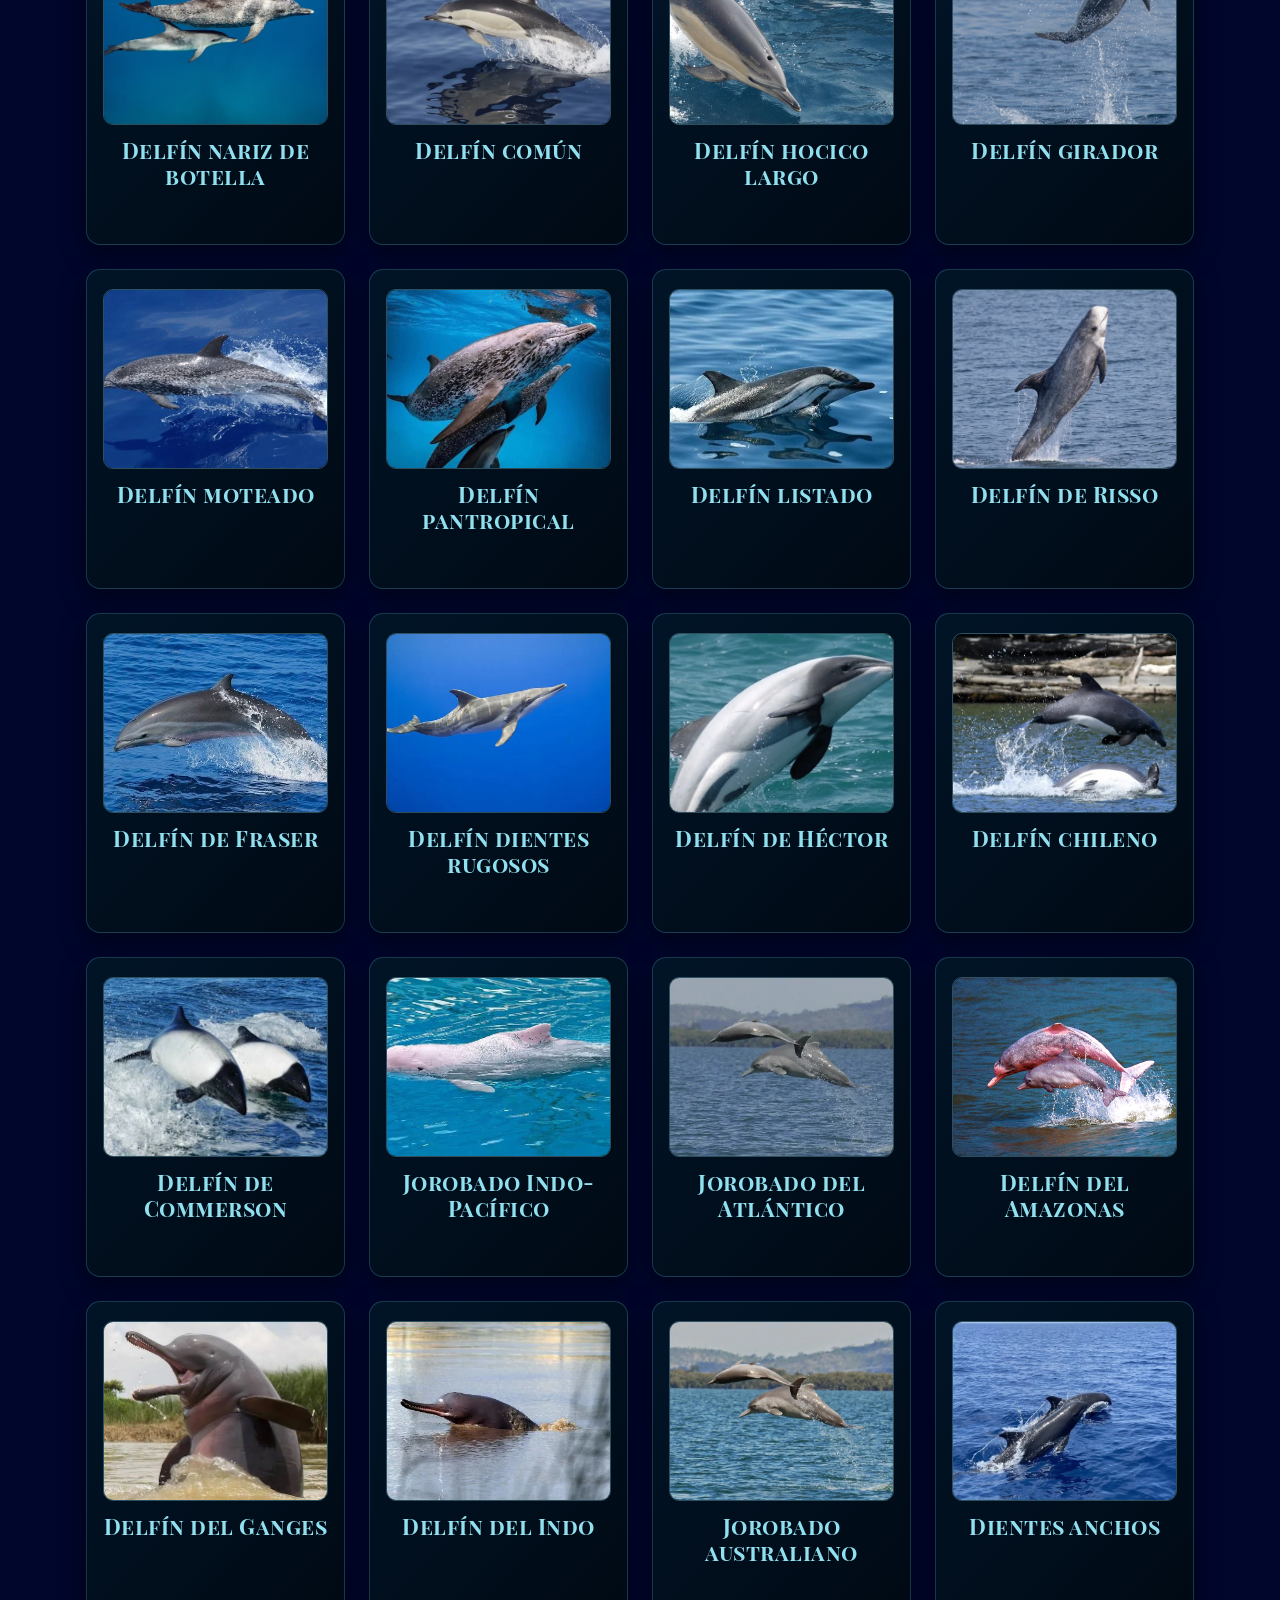
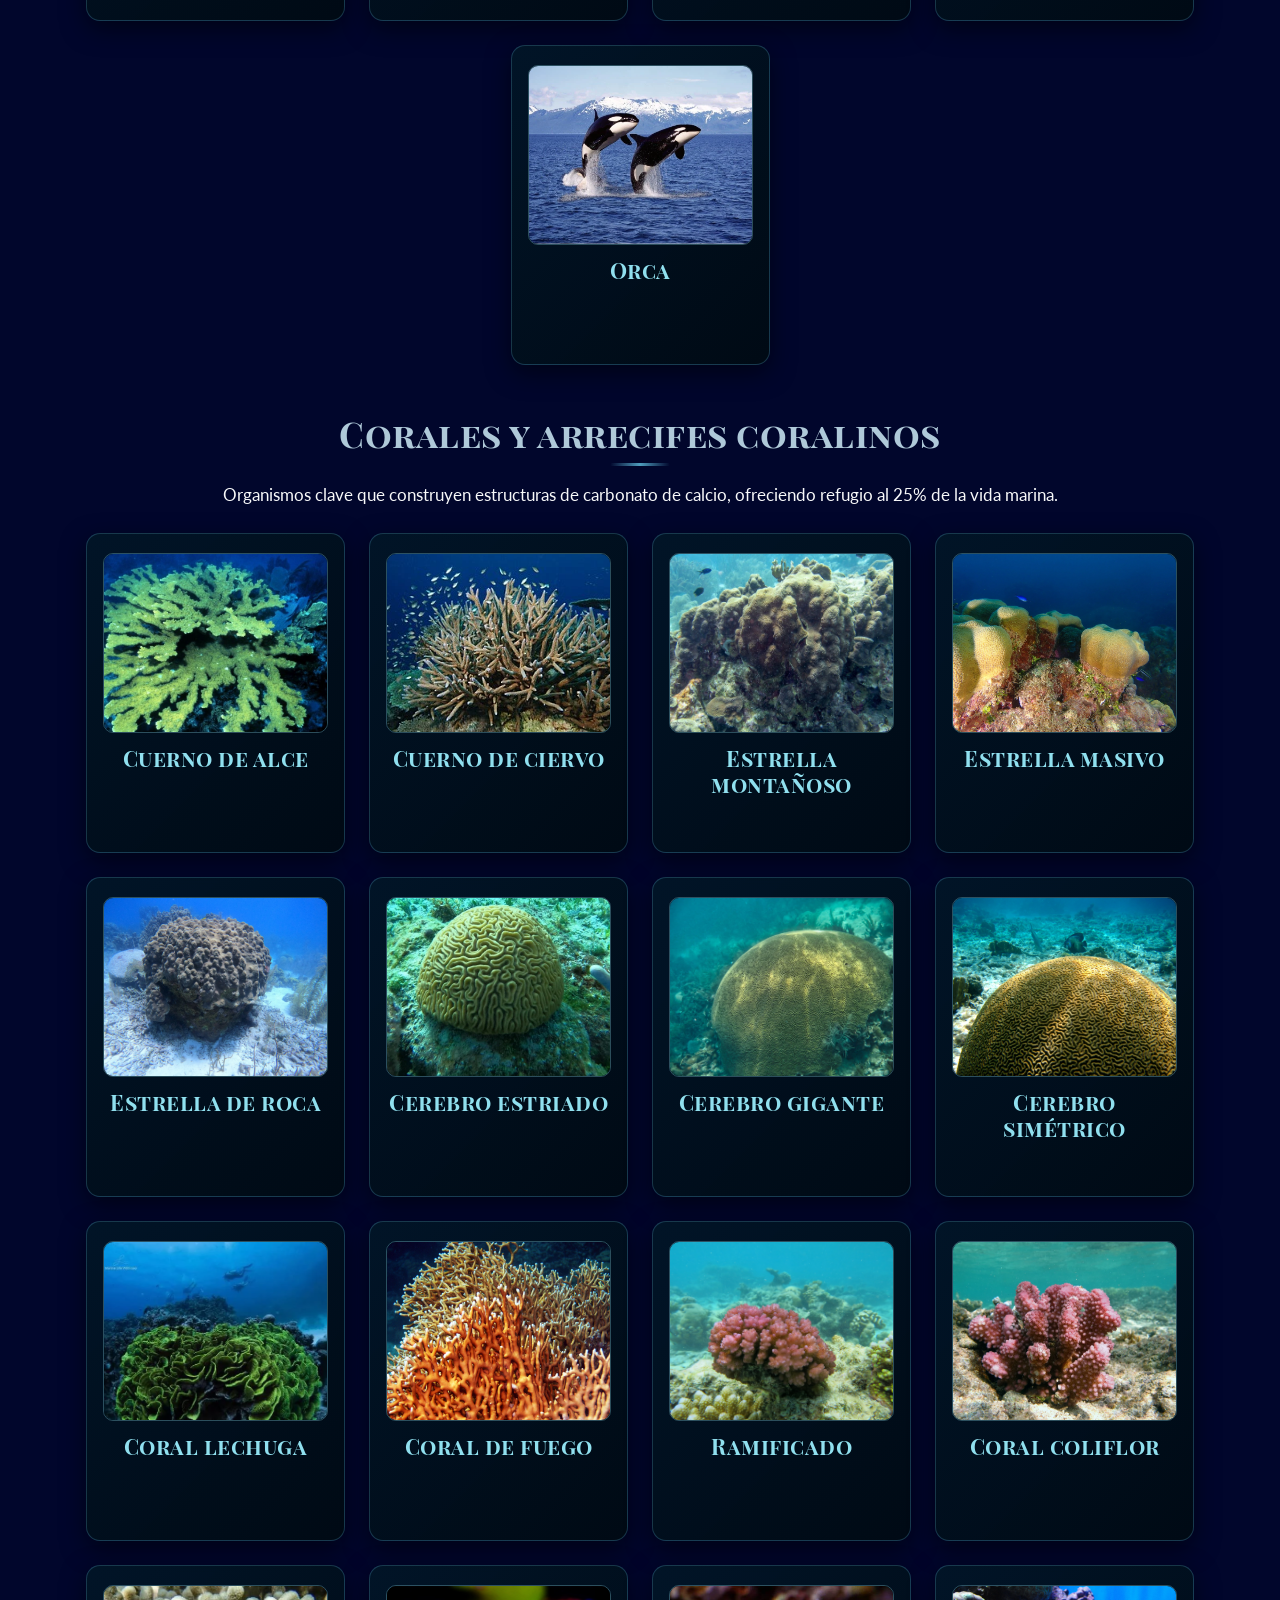
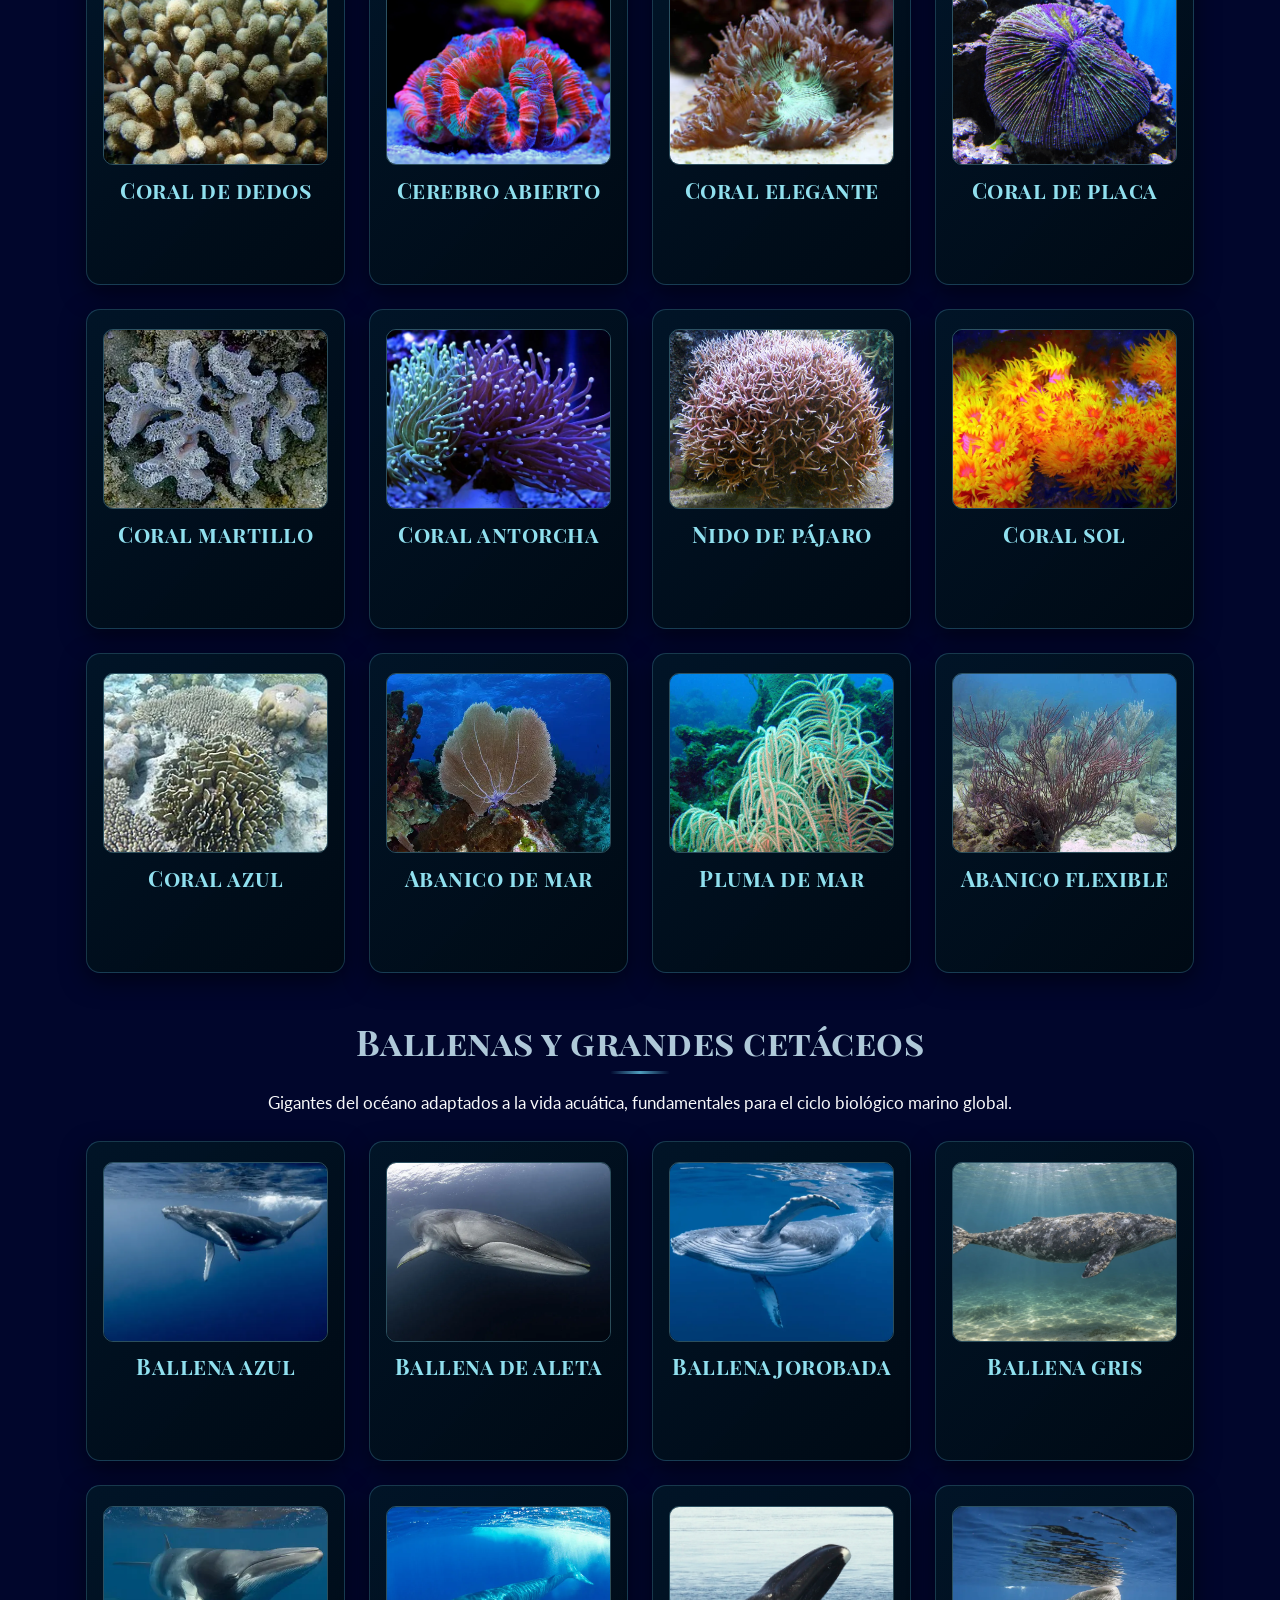
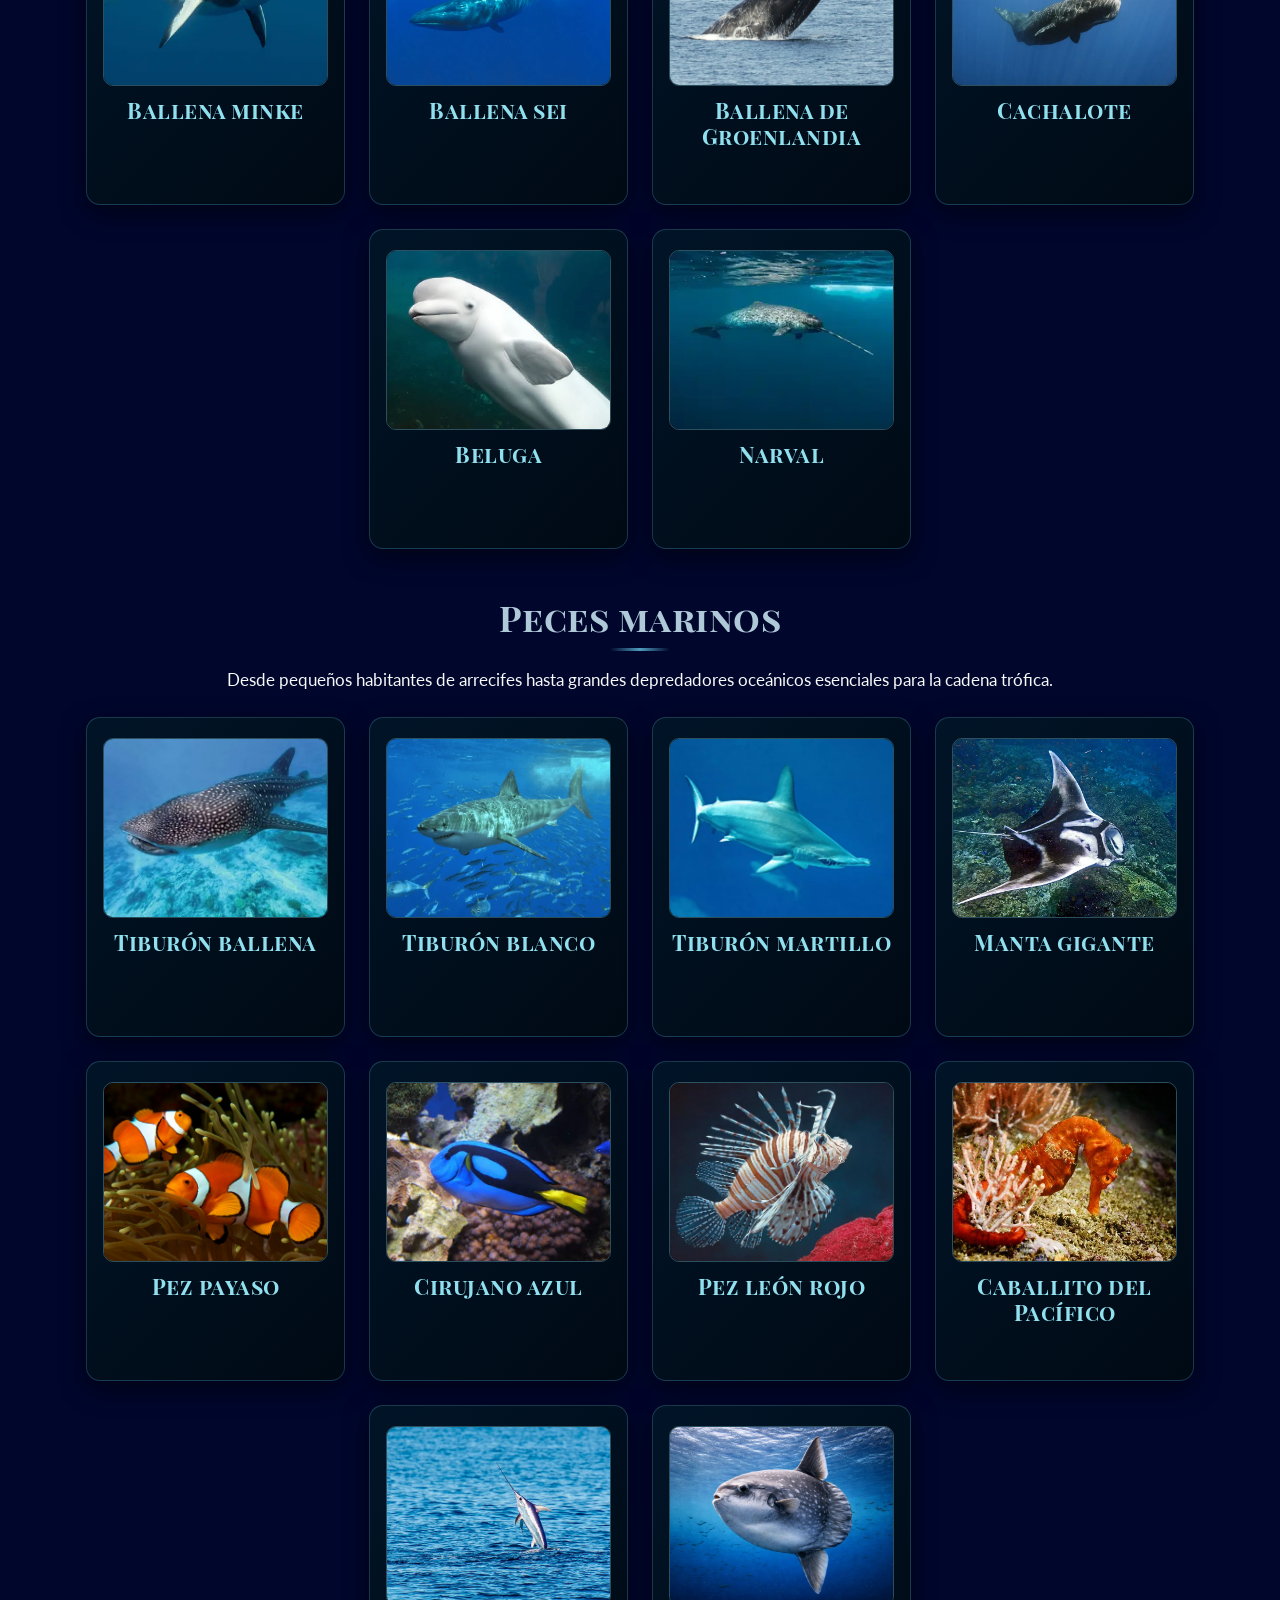
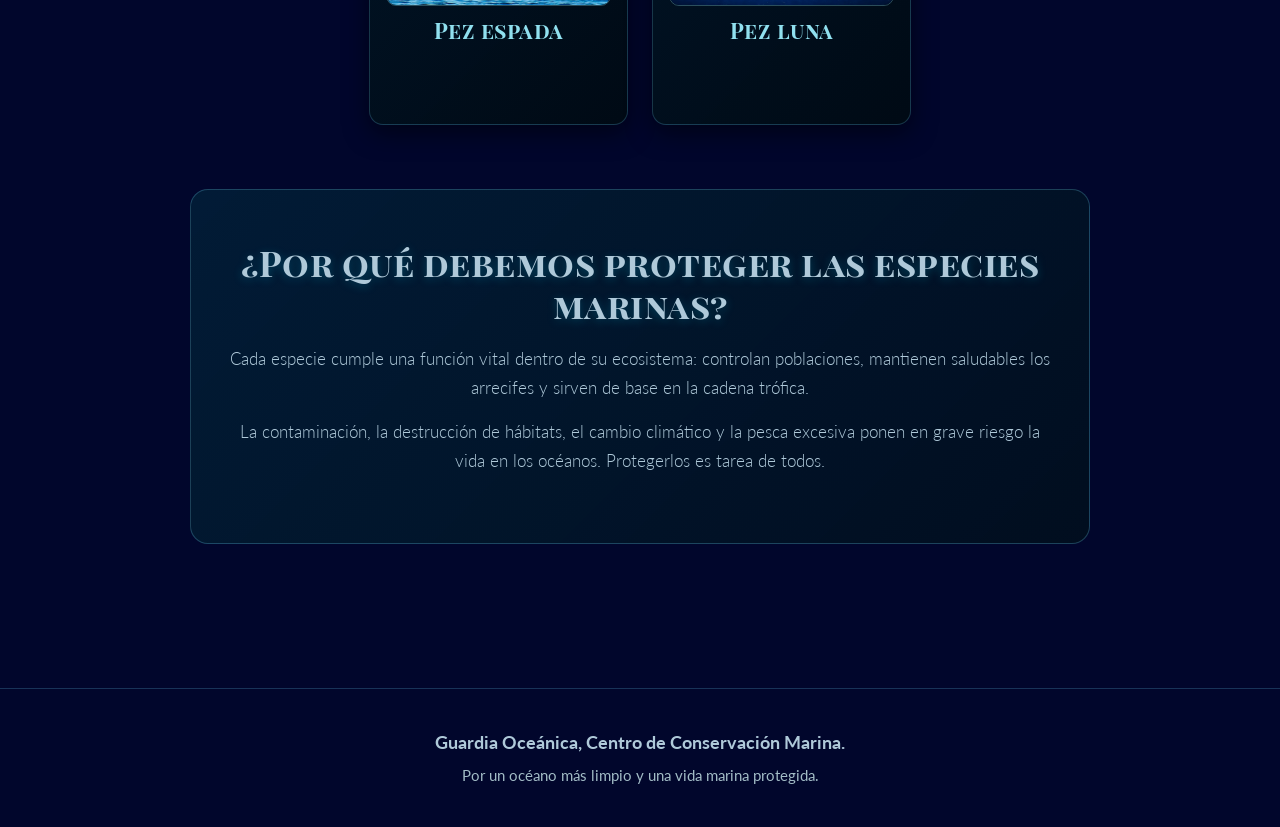
<file: especies.html>
<!DOCTYPE html>
<html lang="es">
    <head>
        <title>Catálogo de Especies Marinas | Guardia Oceánica</title>
        <meta charset="UTF-8">
        <meta name="viewport" content="width=device-width, initial-scale=1">
        <link href="https://cdn.jsdelivr.net/npm/bootstrap@5.3.3/dist/css/bootstrap.min.css" rel="stylesheet">
        <link href="css/style2.css" rel="stylesheet">
    </head>

    <body>
        <div class="fondo-inicio">
            <header class="barra-navegacion">
                <nav class="contenedor-navegacion">
                    <a class="nombre-sitio" href="index.html">
                        Guardia Oceánica
                    </a>

                    <button class="boton-abrir-menu" id="btnHamburguesa" type="button" aria-label="Abrir menú de navegación">
                        &#9776;
                    </button>

                    <div class="contenedor-menu-navegacion" id="menuNavegacion">
                        <ul class="lista-menu">
                            <li class="elemento-menu">
                                <a class="enlace-navegacion" href="index.html">Inicio</a>
                            </li>
                            <li class="elemento-menu">
                                <a class="enlace-navegacion" href="especies.html" aria-current="page">Especies</a>
                            </li>
                            <li class="elemento-menu">
                                <a class="enlace-navegacion" href="conservacion.html">Conservación</a>
                            </li>
                            <li class="elemento-menu">
                                <a class="enlace-navegacion" href="voluntariado.html">Voluntariado</a>
                            </li>
                            <li class="elemento-menu">
                                <a class="enlace-navegacion" href="noticias.html">Noticias</a>
                            </li>
                            <li class="elemento-menu">
                                <a class="enlace-navegacion" href="contacto.html">Registro</a>
                            </li>
                        </ul>
                    </div>
                </nav>
            </header>

            <div class="encabezado-pagina">
                <h1>Catálogo de Especies Marinas</h1>
                <p>
                    Conoce la diversidad de animales y organismos que habitan los océanos y descubre por qué es importante protegerlos.
                </p>
            </div>
        </div>

        <main class="contenido-principal container my-5">

            <div class="apartado-tortugas mb-5">
                <h2 class="text-center mb-3">Tortugas marinas</h2>
                <p class="text-center text-light mb-4">
                    Las tortugas marinas son reptiles que pasan la mayor parte de su vida en el océano. Contribuyen al equilibrio de los ecosistemas y algunas ayudan a mantener saludables los pastos marinos y los arrecifes.
                </p>

                <div class="row g-4 justify-content-center">
                    <div class="col-12 col-md-6 col-lg-3">
                        <div class="especie-marina-contenedor">
                            <div class="especie-marina">
                                <div class="especie-frente">
                                    <img src="img/tortuga-verde.webp" alt="Tortuga verde">
                                    <h3>Tortuga verde</h3>
                                </div>
                                <div class="especie-reverso">
                                    <h3>Tortuga verde</h3>
                                    <p><strong>Nombre científico:</strong> Chelonia mydas.<br>Se alimenta de pastos marinos y algas. Ayuda a mantener saludables las praderas.</p>
                                </div>
                            </div>
                        </div>
                    </div>
                    
                    <div class="col-12 col-md-6 col-lg-3">
                        <div class="especie-marina-contenedor">
                            <div class="especie-marina">
                                <div class="especie-frente">
                                    <img src="img/tortuga-carey.webp" alt="Tortuga carey">
                                    <h3>Tortuga carey</h3>
                                </div>
                                <div class="especie-reverso">
                                    <h3>Tortuga carey</h3>
                                    <p><strong>Nombre científico:</strong> Eretmochelys imbricata.<br>Tiene pico estrecho para alimentarse entre las grietas de los arrecifes.</p>
                                </div>
                            </div>
                        </div>
                    </div>
                    
                    <div class="col-12 col-md-6 col-lg-3">
                        <div class="especie-marina-contenedor">
                            <div class="especie-marina">
                                <div class="especie-frente">
                                    <img src="img/tortuga-caguama.webp" alt="Tortuga caguama">
                                    <h3>Tortuga caguama</h3>
                                </div>
                                <div class="especie-reverso">
                                    <h3>Tortuga caguama</h3>
                                    <p><strong>Nombre científico:</strong> Caretta caretta.<br>Posee cabeza grande y mandíbulas fuertes para consumir crustáceos y moluscos.</p>
                                </div>
                            </div>
                        </div>
                    </div>
                    
                    <div class="col-12 col-md-6 col-lg-3">
                        <div class="especie-marina-contenedor">
                            <div class="especie-marina">
                                <div class="especie-frente">
                                    <img src="img/tortuga-laud.webp" alt="Tortuga laúd">
                                    <h3>Tortuga laúd</h3>
                                </div>
                                <div class="especie-reverso">
                                    <h3>Tortuga laúd</h3>
                                    <p><strong>Nombre científico:</strong> Dermochelys coriacea.<br>Es la más grande que existe, con caparazón flexible y dieta de medusas.</p>
                                </div>
                            </div>
                        </div>
                    </div>

                    <div class="col-12 col-md-6 col-lg-3">
                        <div class="especie-marina-contenedor">
                            <div class="especie-marina">
                                <div class="especie-frente">
                                    <img src="img/tortuga-lora.webp" alt="Tortuga lora">
                                    <h3>Tortuga lora</h3>
                                </div>
                                <div class="especie-reverso">
                                    <h3>Tortuga lora</h3>
                                    <p><strong>Nombre científico:</strong> Lepidochelys kempii.<br>Pequeña, anida principalmente en playas del golfo de México.</p>
                                </div>
                            </div>
                        </div>
                    </div>

                    <div class="col-12 col-md-6 col-lg-3">
                        <div class="especie-marina-contenedor">
                            <div class="especie-marina">
                                <div class="especie-frente">
                                    <img src="img/tortuga-golfina.webp" alt="Tortuga golfina">
                                    <h3>Tortuga golfina</h3>
                                </div>
                                <div class="especie-reverso">
                                    <h3>Tortuga golfina</h3>
                                    <p><strong>Nombre científico:</strong> Lepidochelys olivacea.<br>Famosa por sus arribadas masivas y consumo de crustáceos y peces.</p>
                                </div>
                            </div>
                        </div>
                    </div>

                    <div class="col-12 col-md-6 col-lg-3">
                        <div class="especie-marina-contenedor">
                            <div class="especie-marina">
                                <div class="especie-frente">
                                    <img src="img/tortuga-plana.webp" alt="Tortuga plana">
                                    <h3>Tortuga plana</h3>
                                </div>
                                <div class="especie-reverso">
                                    <h3>Tortuga plana</h3>
                                    <p><strong>Nombre científico:</strong> Natator depressus.<br>Habita en Australia, con caparazón plano y dieta de organismos blandos.</p>
                                </div>
                            </div>
                        </div>
                    </div>
                </div>
            </div>

            <div class="apartado-delfines mb-5">
                <h2 class="text-center mb-3">Delfines</h2>
                <p class="text-center text-light mb-4">
                    Mamíferos marinos inteligentes que utilizan la ecolocalización para orientarse y comunicarse en grupos sociales complejos.
                </p>

                <div class="row g-4 justify-content-center">
                    <div class="col-12 col-md-6 col-lg-3">
                        <div class="especie-marina-contenedor">
                            <div class="especie-marina">
                                <div class="especie-frente">
                                    <img src="img/delfin-nariz-de-botella.webp" alt="Delfín nariz de botella">
                                    <h3>Delfín nariz de botella</h3>
                                </div>
                                <div class="especie-reverso">
                                    <h3>Delfín nariz de botella</h3>
                                    <p><strong>Nombre científico:</strong> Tursiops truncatus.<br>Muy conocido en mares tropicales y templados.</p>
                                </div>
                            </div>
                        </div>
                    </div>
                    
                    <div class="col-12 col-md-6 col-lg-3">
                        <div class="especie-marina-contenedor">
                            <div class="especie-marina">
                                <div class="especie-frente">
                                    <img src="img/delfin-comun-hocico-corto.webp" alt="Delfín común">
                                    <h3>Delfín común</h3>
                                </div>
                                <div class="especie-reverso">
                                    <h3>Delfín común</h3>
                                    <p><strong>Nombre científico:</strong> Delphinus delphis.<br>Patrón en forma de reloj de arena en los costados.</p>
                                </div>
                            </div>
                        </div>
                    </div>

                    <div class="col-12 col-md-6 col-lg-3">
                        <div class="especie-marina-contenedor">
                            <div class="especie-marina">
                                <div class="especie-frente">
                                    <img src="img/delfin-comun-hocico-largo.webp" alt="Delfín hocico largo">
                                    <h3>Delfín hocico largo</h3>
                                </div>
                                <div class="especie-reverso">
                                    <h3>Delfín hocico largo</h3>
                                    <p><strong>Nombre científico:</strong> Delphinus capensis.<br>Habita diversas regiones oceánicas consumiendo peces y calamares.</p>
                                </div>
                            </div>
                        </div>
                    </div>

                    <div class="col-12 col-md-6 col-lg-3">
                        <div class="especie-marina-contenedor">
                            <div class="especie-marina">
                                <div class="especie-frente">
                                    <img src="img/delfin-girador.webp" alt="Delfín girador">
                                    <h3>Delfín girador</h3>
                                </div>
                                <div class="especie-reverso">
                                    <h3>Delfín girador</h3>
                                    <p><strong>Nombre científico:</strong> Stenella longirostris.<br>Famoso por sus saltos acrobáticos y giros fuera del agua.</p>
                                </div>
                            </div>
                        </div>
                    </div>
                    
                    <div class="col-12 col-md-6 col-lg-3">
                        <div class="especie-marina-contenedor">
                            <div class="especie-marina">
                                <div class="especie-frente">
                                    <img src="img/delfin-moteado-atlantico.webp" alt="Delfín moteado">
                                    <h3>Delfín moteado</h3>
                                </div>
                                <div class="especie-reverso">
                                    <h3>Delfín moteado</h3>
                                    <p><strong>Nombre científico:</strong> Stenella frontalis.<br>Los adultos desarrollan manchas características en aguas cálidas.</p>
                                </div>
                            </div>
                        </div>
                    </div>
                    
                    <div class="col-12 col-md-6 col-lg-3">
                        <div class="especie-marina-contenedor">
                            <div class="especie-marina">
                                <div class="especie-frente">
                                    <img src="img/delfin-moteado-pantropical.webp" alt="Delfín pantropical">
                                    <h3>Delfín pantropical</h3>
                                </div>
                                <div class="especie-reverso">
                                    <h3>Delfín pantropical</h3>
                                    <p><strong>Nombre científico:</strong> Stenella attenuata.<br>Habita aguas tropicales y subtropicales en grandes grupos.</p>
                                </div>
                            </div>
                        </div>
                    </div>

                    <div class="col-12 col-md-6 col-lg-3">
                        <div class="especie-marina-contenedor">
                            <div class="especie-marina">
                                <div class="especie-frente">
                                    <img src="img/delfin-listado.webp" alt="Delfín listado">
                                    <h3>Delfín listado</h3>
                                </div>
                                <div class="especie-reverso">
                                    <h3>Delfín listado</h3>
                                    <p><strong>Nombre científico:</strong> Stenella coeruleoalba.<br>Presenta líneas oscuras distintivas desde la zona ocular.</p>
                                </div>
                            </div>
                        </div>
                    </div>

                    <div class="col-12 col-md-6 col-lg-3">
                        <div class="especie-marina-contenedor">
                            <div class="especie-marina">
                                <div class="especie-frente">
                                    <img src="img/delfin-risso.webp" alt="Delfín de Risso">
                                    <h3>Delfín de Risso</h3>
                                </div>
                                <div class="especie-reverso">
                                    <h3>Delfín de Risso</h3>
                                    <p><strong>Nombre científico:</strong> Grampus griseus.<br>Su piel desarrolla múltiples cicatrices claras con el tiempo.</p>
                                </div>
                            </div>
                        </div>
                    </div>

                    <div class="col-12 col-md-6 col-lg-3">
                        <div class="especie-marina-contenedor">
                            <div class="especie-marina">
                                <div class="especie-frente">
                                    <img src="img/delfin-fraser.webp" alt="Delfín de Fraser">
                                    <h3>Delfín de Fraser</h3>
                                </div>
                                <div class="especie-reverso">
                                    <h3>Delfín de Fraser</h3>
                                    <p><strong>Nombre científico:</strong> Lagenodelphis hosei.<br>Cuerpo robusto con marcas oscuras en los costados.</p>
                                </div>
                            </div>
                        </div>
                    </div>

                    <div class="col-12 col-md-6 col-lg-3">
                        <div class="especie-marina-contenedor">
                            <div class="especie-marina">
                                <div class="especie-frente">
                                    <img src="img/delfin-dientes-rugosos.webp" alt="Delfín dientes rugosos">
                                    <h3>Delfín dientes rugosos</h3>
                                </div>
                                <div class="especie-reverso">
                                    <h3>Delfín dientes rugosos</h3>
                                    <p><strong>Nombre científico:</strong> Steno bredanensis.<br>Reconocible por su cabeza cónica característica.</p>
                                </div>
                            </div>
                        </div>
                    </div>

                    <div class="col-12 col-md-6 col-lg-3">
                        <div class="especie-marina-contenedor">
                            <div class="especie-marina">
                                <div class="especie-frente">
                                    <img src="img/delfin-hector.webp" alt="Delfín de Héctor">
                                    <h3>Delfín de Héctor</h3>
                                </div>
                                <div class="especie-reverso">
                                    <h3>Delfín de Héctor</h3>
                                    <p><strong>Nombre científico:</strong> Cephalorhynchus hectori.<br>Una de las especies más pequeñas, endémica de Nueva Zelanda.</p>
                                </div>
                            </div>
                        </div>
                    </div>

                    <div class="col-12 col-md-6 col-lg-3">
                        <div class="especie-marina-contenedor">
                            <div class="especie-marina">
                                <div class="especie-frente">
                                    <img src="img/delfin-chileno.webp" alt="Delfín chileno">
                                    <h3>Delfín chileno</h3>
                                </div>
                                <div class="especie-reverso">
                                    <h3>Delfín chileno</h3>
                                    <p><strong>Nombre científico:</strong> Cephalorhynchus eutropia.<br>Habita canales y estuarios costeros de Chile.</p>
                                </div>
                            </div>
                        </div>
                    </div>

                    <div class="col-12 col-md-6 col-lg-3">
                        <div class="especie-marina-contenedor">
                            <div class="especie-marina">
                                <div class="especie-frente">
                                    <img src="img/delfin-commerson.webp" alt="Delfín de Commerson">
                                    <h3>Delfín de Commerson</h3>
                                </div>
                                <div class="especie-reverso">
                                    <h3>Delfín de Commerson</h3>
                                    <p><strong>Nombre científico:</strong> Cephalorhynchus commersonii.<br>Patrón bicolor blanco y negro en aguas frías del sur.</p>
                                </div>
                            </div>
                        </div>
                    </div>

                    <div class="col-12 col-md-6 col-lg-3">
                        <div class="especie-marina-contenedor">
                            <div class="especie-marina">
                                <div class="especie-frente">
                                    <img src="img/delfin-jorobado-indo-pacifico.webp" alt="Delfín jorobado Indo-Pacífico">
                                    <h3>Jorobado Indo-Pacífico</h3>
                                </div>
                                <div class="especie-reverso">
                                    <h3>Jorobado Indo-Pacífico</h3>
                                    <p><strong>Nombre científico:</strong> Sousa chinensis.<br>Poblaciones con tonalidades rosadas en zonas costeras.</p>
                                </div>
                            </div>
                        </div>
                    </div>

                    <div class="col-12 col-md-6 col-lg-3">
                        <div class="especie-marina-contenedor">
                            <div class="especie-marina">
                                <div class="especie-frente">
                                    <img src="img/delfin-jorobado-atlantico.webp" alt="Delfín jorobado Atlántico">
                                    <h3>Jorobado del Atlántico</h3>
                                </div>
                                <div class="especie-reverso">
                                    <h3>Jorobado del Atlántico</h3>
                                    <p><strong>Nombre científico:</strong> Sousa teuszii.<br>Dependiente de hábitats costeros de África occidental.</p>
                                </div>
                            </div>
                        </div>
                    </div>

                    <div class="col-12 col-md-6 col-lg-3">
                        <div class="especie-marina-contenedor">
                            <div class="especie-marina">
                                <div class="especie-frente">
                                    <img src="img/delfin-amazonas.webp" alt="Delfín del Amazonas">
                                    <h3>Delfín del Amazonas</h3>
                                </div>
                                <div class="especie-reverso">
                                    <h3>Delfín del Amazonas</h3>
                                    <p><strong>Nombre científico:</strong> Inia geoffrensis.<br>Conocido como boto, adaptado a ríos y zonas inundables.</p>
                                </div>
                            </div>
                        </div>
                    </div>

                    <div class="col-12 col-md-6 col-lg-3">
                        <div class="especie-marina-contenedor">
                            <div class="especie-marina">
                                <div class="especie-frente">
                                    <img src="img/delfin-ganges.webp" alt="Delfín del Ganges">
                                    <h3>Delfín del Ganges</h3>
                                </div>
                                <div class="especie-reverso">
                                    <h3>Delfín del Ganges</h3>
                                    <p><strong>Nombre científico:</strong> Platanista gangetica.<br>Habita sistemas fluviales asiáticos con baja visibilidad.</p>
                                </div>
                            </div>
                        </div>
                    </div>

                    <div class="col-12 col-md-6 col-lg-3">
                        <div class="especie-marina-contenedor">
                            <div class="especie-marina">
                                <div class="especie-frente">
                                    <img src="img/delfin-indo.webp" alt="Delfín del Indo">
                                    <h3>Delfín del Indo</h3>
                                </div>
                                <div class="especie-reverso">
                                    <h3>Delfín del Indo</h3>
                                    <p><strong>Nombre científico:</strong> Platanista minor.<br>Endémico del sistema fluvial del río Indo.</p>
                                </div>
                            </div>
                        </div>
                    </div>

                    <div class="col-12 col-md-6 col-lg-3">
                        <div class="especie-marina-contenedor">
                            <div class="especie-marina">
                                <div class="especie-frente">
                                    <img src="img/delfin-jorobado-australiano.webp" alt="Jorobado australiano">
                                    <h3>Jorobado australiano</h3>
                                </div>
                                <div class="especie-reverso">
                                    <h3>Jorobado australiano</h3>
                                    <p><strong>Nombre científico:</strong> Sousa sahulensis.<br>Frecuenta ambientes someros del norte de Australia.</p>
                                </div>
                            </div>
                        </div>
                    </div>

                    <div class="col-12 col-md-6 col-lg-3">
                        <div class="especie-marina-contenedor">
                            <div class="especie-marina">
                                <div class="especie-frente">
                                    <img src="img/delfin-dientes-anchos.webp" alt="Delfín dientes anchos">
                                    <h3>Dientes anchos</h3>
                                </div>
                                <div class="especie-reverso">
                                    <h3>Dientes anchos</h3>
                                    <p><strong>Nombre científico:</strong> Peponocephala electra.<br>Cetáceo oscuro conocido como cabeza melón.</p>
                                </div>
                            </div>
                        </div>
                    </div>

                    <div class="col-12 col-md-6 col-lg-3">
                        <div class="especie-marina-contenedor">
                            <div class="especie-marina">
                                <div class="especie-frente">
                                    <img src="img/orca.webp" alt="Orca">
                                    <h3>Orca</h3>
                                </div>
                                <div class="especie-reverso">
                                    <h3>Orca</h3>
                                    <p><strong>Nombre científico:</strong> Orcinus orca.<br>El miembro de mayor tamaño dentro de la familia de los delfines.</p>
                                </div>
                            </div>
                        </div>
                    </div>
                </div>
            </div>

            <div class="apartado-corales mb-5">
                <h2 class="text-center mb-3">Corales y arrecifes coralinos</h2>
                <p class="text-center text-light mb-4">
                    Organismos clave que construyen estructuras de carbonato de calcio, ofreciendo refugio al 25% de la vida marina.
                </p>

                <div class="row g-4 justify-content-center">
                    <div class="col-12 col-md-6 col-lg-3">
                        <div class="especie-marina-contenedor">
                            <div class="especie-marina">
                                <div class="especie-frente">
                                    <img src="img/coral-cuerno-alce.webp" alt="Coral cuerno de alce">
                                    <h3>Cuerno de alce</h3>
                                </div>
                                <div class="especie-reverso">
                                    <h3>Cuerno de alce</h3>
                                    <p><strong>Nombre científico:</strong> Acropora palmata.<br>Ramas anchas esenciales para los arrecifes del Caribe.</p>
                                </div>
                            </div>
                        </div>
                    </div>

                    <div class="col-12 col-md-6 col-lg-3">
                        <div class="especie-marina-contenedor">
                            <div class="especie-marina">
                                <div class="especie-frente">
                                    <img src="img/coral-cuerno-ciervo.webp" alt="Coral cuerno de ciervo">
                                    <h3>Cuerno de ciervo</h3>
                                </div>
                                <div class="especie-reverso">
                                    <h3>Cuerno de ciervo</h3>
                                    <p><strong>Nombre científico:</strong> Acropora cervicornis.<br>Ramas delgadas que refugian a peces pequeños.</p>
                                </div>
                            </div>
                        </div>
                    </div>

                    <div class="col-12 col-md-6 col-lg-3">
                        <div class="especie-marina-contenedor">
                            <div class="especie-marina">
                                <div class="especie-frente">
                                    <img src="img/coral-estrella-montanoso.webp" alt="Coral estrella montañoso">
                                    <h3>Estrella montañoso</h3>
                                </div>
                                <div class="especie-reverso">
                                    <h3>Estrella montañoso</h3>
                                    <p><strong>Nombre científico:</strong> Orbicella faveolata.<br>Colonias grandes y resistentes en aguas caribeñas.</p>
                                </div>
                            </div>
                        </div>
                    </div>

                    <div class="col-12 col-md-6 col-lg-3">
                        <div class="especie-marina-contenedor">
                            <div class="especie-marina">
                                <div class="especie-frente">
                                    <img src="img/coral-estrella-masivo.webp" alt="Coral estrella masivo">
                                    <h3>Estrella masivo</h3>
                                </div>
                                <div class="especie-reverso">
                                    <h3>Estrella masivo</h3>
                                    <p><strong>Nombre científico:</strong> Orbicella annularis.<br>Formas redondeadas que aportan solidez al arrecife.</p>
                                </div>
                            </div>
                        </div>
                    </div>

                    <div class="col-12 col-md-6 col-lg-3">
                        <div class="especie-marina-contenedor">
                            <div class="especie-marina">
                                <div class="especie-frente">
                                    <img src="img/coral-estrella-roca.webp" alt="Coral estrella de roca">
                                    <h3>Estrella de roca</h3>
                                </div>
                                <div class="especie-reverso">
                                    <h3>Estrella de roca</h3>
                                    <p><strong>Nombre científico:</strong> Montastraea cavernosa.<br>Pólipos prominentes en distintos ambientes arrecifales.</p>
                                </div>
                            </div>
                        </div>
                    </div>

                    <div class="col-12 col-md-6 col-lg-3">
                        <div class="especie-marina-contenedor">
                            <div class="especie-marina">
                                <div class="especie-frente">
                                    <img src="img/coral-cerebro-estriado.webp" alt="Coral cerebro estriado">
                                    <h3>Cerebro estriado</h3>
                                </div>
                                <div class="especie-reverso">
                                    <h3>Cerebro estriado</h3>
                                    <p><strong>Nombre científico:</strong> Diploria labyrinthiformis.<br>Superficie con surcos similares a un cerebro humano.</p>
                                </div>
                            </div>
                        </div>
                    </div>

                    <div class="col-12 col-md-6 col-lg-3">
                        <div class="especie-marina-contenedor">
                            <div class="especie-marina">
                                <div class="especie-frente">
                                    <img src="img/coral-cerebro-gigante.webp" alt="Coral cerebro gigante">
                                    <h3>Cerebro gigante</h3>
                                </div>
                                <div class="especie-reverso">
                                    <h3>Cerebro gigante</h3>
                                    <p><strong>Nombre científico:</strong> Colpophyllia natans.<br>Grandes colonias con patrones sinuosos.</p>
                                </div>
                            </div>
                        </div>
                    </div>

                    <div class="col-12 col-md-6 col-lg-3">
                        <div class="especie-marina-contenedor">
                            <div class="especie-marina">
                                <div class="especie-frente">
                                    <img src="img/coral-cerebro-simetrico.webp" alt="Coral cerebro simétrico">
                                    <h3>Cerebro simétrico</h3>
                                </div>
                                <div class="especie-reverso">
                                    <h3>Cerebro simétrico</h3>
                                    <p><strong>Nombre científico:</strong> Pseudodiploria strigosa.<br>Surcos ondulados que cubren amplias superficies.</p>
                                </div>
                            </div>
                        </div>
                    </div>

                    <div class="col-12 col-md-6 col-lg-3">
                        <div class="especie-marina-contenedor">
                            <div class="especie-marina">
                                <div class="especie-frente">
                                    <img src="img/coral-lechuga.webp" alt="Coral lechuga">
                                    <h3>Coral lechuga</h3>
                                </div>
                                <div class="especie-reverso">
                                    <h3>Coral lechuga</h3>
                                    <p><strong>Nombre científico:</strong> Agaricia agaricites.<br>Estructuras laminares semejantes a hojas vegetales.</p>
                                </div>
                            </div>
                        </div>
                    </div>

                    <div class="col-12 col-md-6 col-lg-3">
                        <div class="especie-marina-contenedor">
                            <div class="especie-marina">
                                <div class="especie-frente">
                                    <img src="img/coral-fuego.webp" alt="Coral de fuego">
                                    <h3>Coral de fuego</h3>
                                </div>
                                <div class="especie-reverso">
                                    <h3>Coral de fuego</h3>
                                    <p><strong>Nombre científico:</strong> Millepora alcicornis.<br>Posee células urticantes y estructuras ramificadas.</p>
                                </div>
                            </div>
                        </div>
                    </div>

                    <div class="col-12 col-md-6 col-lg-3">
                        <div class="especie-marina-contenedor">
                            <div class="especie-marina">
                                <div class="especie-frente">
                                    <img src="img/coral-ramificado.webp" alt="Coral ramificado">
                                    <h3>Ramificado</h3>
                                </div>
                                <div class="especie-reverso">
                                    <h3>Ramificado</h3>
                                    <p><strong>Nombre científico:</strong> Pocillopora damicornis.<br>Refugio clave en arrecifes del Indo-Pacífico.</p>
                                </div>
                            </div>
                        </div>
                    </div>

                    <div class="col-12 col-md-6 col-lg-3">
                        <div class="especie-marina-contenedor">
                            <div class="especie-marina">
                                <div class="especie-frente">
                                    <img src="img/coral-coliflor.webp" alt="Coral coliflor">
                                    <h3>Coral coliflor</h3>
                                </div>
                                <div class="especie-reverso">
                                    <h3>Coral coliflor</h3>
                                    <p><strong>Nombre científico:</strong> Pocillopora verrucosa.<br>Ramas con protuberancias parecidas a una coliflor.</p>
                                </div>
                            </div>
                        </div>
                    </div>

                    <div class="col-12 col-md-6 col-lg-3">
                        <div class="especie-marina-contenedor">
                            <div class="especie-marina">
                                <div class="especie-frente">
                                    <img src="img/coral-dedos.webp" alt="Coral de dedos">
                                    <h3>Coral de dedos</h3>
                                </div>
                                <div class="especie-reverso">
                                    <h3>Coral de dedos</h3>
                                    <p><strong>Nombre científico:</strong> Porites porites.<br>Estructuras alargadas que forman parte del arrecife.</p>
                                </div>
                            </div>
                        </div>
                    </div>

                    <div class="col-12 col-md-6 col-lg-3">
                        <div class="especie-marina-contenedor">
                            <div class="especie-marina">
                                <div class="especie-frente">
                                    <img src="img/coral-cerebro-abierto.webp" alt="Coral cerebro abierto">
                                    <h3>Cerebro abierto</h3>
                                </div>
                                <div class="especie-reverso">
                                    <h3>Cerebro abierto</h3>
                                    <p><strong>Nombre científico:</strong> Trachyphyllia geoffroyi.<br>Pólipos grandes ubicados sobre fondos arenosos.</p>
                                </div>
                            </div>
                        </div>
                    </div>

                    <div class="col-12 col-md-6 col-lg-3">
                        <div class="especie-marina-contenedor">
                            <div class="especie-marina">
                                <div class="especie-frente">
                                    <img src="img/coral-elegante.webp" alt="Coral elegante">
                                    <h3>Coral elegante</h3>
                                </div>
                                <div class="especie-reverso">
                                    <h3>Coral elegante</h3>
                                    <p><strong>Nombre científico:</strong> Catalaphyllia jardinei.<br>Tentáculos largos y ondulados en aguas del Indo-Pacífico.</p>
                                </div>
                            </div>
                        </div>
                    </div>

                    <div class="col-12 col-md-6 col-lg-3">
                        <div class="especie-marina-contenedor">
                            <div class="especie-marina">
                                <div class="especie-frente">
                                    <img src="img/coral-placa.webp" alt="Coral de placa">
                                    <h3>Coral de placa</h3>
                                </div>
                                <div class="especie-reverso">
                                    <h3>Coral de placa</h3>
                                    <p><strong>Nombre científico:</strong> Fungia fungites.<br>Forma discoidal aplanada que vive separada del sustrato.</p>
                                </div>
                            </div>
                        </div>
                    </div>

                    <div class="col-12 col-md-6 col-lg-3">
                        <div class="especie-marina-contenedor">
                            <div class="especie-marina">
                                <div class="especie-frente">
                                    <img src="img/coral-martillo.webp" alt="Coral martillo">
                                    <h3>Coral martillo</h3>
                                </div>
                                <div class="especie-reverso">
                                    <h3>Coral martillo</h3>
                                    <p><strong>Nombre científico:</strong> Euphyllia ancora.<br>Tentáculos con extremos característicos en forma de martillo.</p>
                                </div>
                            </div>
                        </div>
                    </div>

                    <div class="col-12 col-md-6 col-lg-3">
                        <div class="especie-marina-contenedor">
                            <div class="especie-marina">
                                <div class="especie-frente">
                                    <img src="img/coral-antorcha.webp" alt="Coral antorcha">
                                    <h3>Coral antorcha</h3>
                                </div>
                                <div class="especie-reverso">
                                    <h3>Coral antorcha</h3>
                                    <p><strong>Nombre científico:</strong> Euphyllia glabrescens.<br>Tentáculos largos con extremos redondeados.</p>
                                </div>
                            </div>
                        </div>
                    </div>

                    <div class="col-12 col-md-6 col-lg-3">
                        <div class="especie-marina-contenedor">
                            <div class="especie-marina">
                                <div class="especie-frente">
                                    <img src="img/coral-nido-pajaro.webp" alt="Coral nido de pájaro">
                                    <h3>Nido de pájaro</h3>
                                </div>
                                <div class="especie-reverso">
                                    <h3>Nido de pájaro</h3>
                                    <p><strong>Nombre científico:</strong> Seriatopora hystrix.<br>Ramas finas y densas que sirven de refugio.</p>
                                </div>
                            </div>
                        </div>
                    </div>

                    <div class="col-12 col-md-6 col-lg-3">
                        <div class="especie-marina-contenedor">
                            <div class="especie-marina">
                                <div class="especie-frente">
                                    <img src="img/coral-sol.webp" alt="Coral sol">
                                    <h3>Coral sol</h3>
                                </div>
                                <div class="especie-reverso">
                                    <h3>Coral sol</h3>
                                    <p><strong>Nombre científico:</strong> Tubastraea coccinea.<br>Pólipos de colores intensos independientes de la luz solar directa.</p>
                                </div>
                            </div>
                        </div>
                    </div>

                    <div class="col-12 col-md-6 col-lg-3">
                        <div class="especie-marina-contenedor">
                            <div class="especie-marina">
                                <div class="especie-frente">
                                    <img src="img/coral-azul.webp" alt="Coral azul">
                                    <h3>Coral azul</h3>
                                </div>
                                <div class="especie-reverso">
                                    <h3>Coral azul</h3>
                                    <p><strong>Nombre científico:</strong> Heliopora coerulea.<br>Exclusivo por poseer un esqueleto interno azulado.</p>
                                </div>
                            </div>
                        </div>
                    </div>

                    <div class="col-12 col-md-6 col-lg-3">
                        <div class="especie-marina-contenedor">
                            <div class="especie-marina">
                                <div class="especie-frente">
                                    <img src="img/abanico-mar.webp" alt="Abanico de mar">
                                    <h3>Abanico de mar</h3>
                                </div>
                                <div class="especie-reverso">
                                    <h3>Abanico de mar</h3>
                                    <p><strong>Nombre científico:</strong> Gorgonia ventalina.<br>Colonias en forma de abanico que filtran partículas.</p>
                                </div>
                            </div>
                        </div>
                    </div>

                    <div class="col-12 col-md-6 col-lg-3">
                        <div class="especie-marina-contenedor">
                            <div class="especie-marina">
                                <div class="especie-frente">
                                    <img src="img/pluma-mar.webp" alt="Pluma de mar">
                                    <h3>Pluma de mar</h3>
                                </div>
                                <div class="especie-reverso">
                                    <h3>Pluma de mar</h3>
                                    <p><strong>Nombre científico:</strong> Pseudopterogorgia americana.<br>Coral blando con ramas flexibles del Caribe.</p>
                                </div>
                            </div>
                        </div>
                    </div>

                    <div class="col-12 col-md-6 col-lg-3">
                        <div class="especie-marina-contenedor">
                            <div class="especie-marina">
                                <div class="especie-frente">
                                    <img src="img/coral-abanico.webp" alt="Coral de abanico">
                                    <h3>Abanico flexible</h3>
                                </div>
                                <div class="especie-reverso">
                                    <h3>Abanico flexible</h3>
                                    <p><strong>Nombre científico:</strong> Eunicea flexuosa.<br>Estructura ramificada que sostiene la vida arrecifal.</p>
                                </div>
                            </div>
                        </div>
                    </div>
                </div>
            </div>

            <div class="apartado-ballenas mb-5">
                <h2 class="text-center mb-3">Ballenas y grandes cetáceos</h2>
                <p class="text-center text-light mb-4">
                    Gigantes del océano adaptados a la vida acuática, fundamentales para el ciclo biológico marino global.
                </p>

                <div class="row g-4 justify-content-center">
                    <div class="col-12 col-md-6 col-lg-3">
                        <div class="especie-marina-contenedor">
                            <div class="especie-marina">
                                <div class="especie-frente">
                                    <img src="img/ballena-azul.webp" alt="Ballena azul">
                                    <h3>Ballena azul</h3>
                                </div>
                                <div class="especie-reverso">
                                    <h3>Ballena azul</h3>
                                    <p><strong>Nombre científico:</strong> Balaenoptera musculus.<br>El animal más grande conocido, se alimenta de kril.</p>
                                </div>
                            </div>
                        </div>
                    </div>

                    <div class="col-12 col-md-6 col-lg-3">
                        <div class="especie-marina-contenedor">
                            <div class="especie-marina">
                                <div class="especie-frente">
                                    <img src="img/ballena-aleta.webp" alt="Ballena de aleta">
                                    <h3>Ballena de aleta</h3>
                                </div>
                                <div class="especie-reverso">
                                    <h3>Ballena de aleta</h3>
                                    <p><strong>Nombre científico:</strong> Balaenoptera physalus.<br>Una de las más rápidas y de gran tamaño en mar abierto.</p>
                                </div>
                            </div>
                        </div>
                    </div>

                    <div class="col-12 col-md-6 col-lg-3">
                        <div class="especie-marina-contenedor">
                            <div class="especie-marina">
                                <div class="especie-frente">
                                    <img src="img/ballena-jorobada.webp" alt="Ballena jorobada">
                                    <h3>Ballena jorobada</h3>
                                </div>
                                <div class="especie-reverso">
                                    <h3>Ballena jorobada</h3>
                                    <p><strong>Nombre científico:</strong> Megaptera novaeangliae.<br>Reconocida por sus saltos espectaculares y cantos.</p>
                                </div>
                            </div>
                        </div>
                    </div>

                    <div class="col-12 col-md-6 col-lg-3">
                        <div class="especie-marina-contenedor">
                            <div class="especie-marina">
                                <div class="especie-frente">
                                    <img src="img/ballena-gris.webp" alt="Ballena gris">
                                    <h3>Ballena gris</h3>
                                </div>
                                <div class="especie-reverso">
                                    <h3>Ballena gris</h3>
                                    <p><strong>Nombre científico:</strong> Eschrichtius robustus.<br>Realiza extensas migraciones costeras alimentándose del fondo.</p>
                                </div>
                            </div>
                        </div>
                    </div>

                    <div class="col-12 col-md-6 col-lg-3">
                        <div class="especie-marina-contenedor">
                            <div class="especie-marina">
                                <div class="especie-frente">
                                    <img src="img/ballena-minke-comun.webp" alt="Ballena minke común">
                                    <h3>Ballena minke</h3>
                                </div>
                                <div class="especie-reverso">
                                    <h3>Ballena minke</h3>
                                    <p><strong>Nombre científico:</strong> Balaenoptera acutorostrata.<br>Especie relativamente pequeña dentro de los rorcuales.</p>
                                </div>
                            </div>
                        </div>
                    </div>

                    <div class="col-12 col-md-6 col-lg-3">
                        <div class="especie-marina-contenedor">
                            <div class="especie-marina">
                                <div class="especie-frente">
                                    <img src="img/ballena-sei.webp" alt="Ballena sei">
                                    <h3>Ballena sei</h3>
                                </div>
                                <div class="especie-reverso">
                                    <h3>Ballena sei</h3>
                                    <p><strong>Nombre científico:</strong> Balaenoptera borealis.<br>Cuerpo alargado que habita en aguas oceánicas abiertas.</p>
                                </div>
                            </div>
                        </div>
                    </div>

                    <div class="col-12 col-md-6 col-lg-3">
                        <div class="especie-marina-contenedor">
                            <div class="especie-marina">
                                <div class="especie-frente">
                                    <img src="img/ballena-groenlandia.webp" alt="Ballena de Groenlandia">
                                    <h3>Ballena de Groenlandia</h3>
                                </div>
                                <div class="especie-reverso">
                                    <h3>Ballena de Groenlandia</h3>
                                    <p><strong>Nombre científico:</strong> Balaena mysticetus.<br>Adaptada a las gélidas aguas del Ártico.</p>
                                </div>
                            </div>
                        </div>
                    </div>

                    <div class="col-12 col-md-6 col-lg-3">
                        <div class="especie-marina-contenedor">
                            <div class="especie-marina">
                                <div class="especie-frente">
                                    <img src="img/cachalote.webp" alt="Cachalote">
                                    <h3>Cachalote</h3>
                                </div>
                                <div class="especie-reverso">
                                    <h3>Cachalote</h3>
                                    <p><strong>Nombre científico:</strong> Physeter macrocephalus.<br>Cetáceo dentado especialista en inmersiones profundas.</p>
                                </div>
                            </div>
                        </div>
                    </div>

                    <div class="col-12 col-md-6 col-lg-3">
                        <div class="especie-marina-contenedor">
                            <div class="especie-marina">
                                <div class="especie-frente">
                                    <img src="img/beluga.webp" alt="Beluga">
                                    <h3>Beluga</h3>
                                </div>
                                <div class="especie-reverso">
                                    <h3>Beluga</h3>
                                    <p><strong>Nombre científico:</strong> Delphinapterus leucas.<br>Cetáceo blanco ártico altamente vocal y sociable.</p>
                                </div>
                            </div>
                        </div>
                    </div>

                    <div class="col-12 col-md-6 col-lg-3">
                        <div class="especie-marina-contenedor">
                            <div class="especie-marina">
                                <div class="especie-frente">
                                    <img src="img/narval.webp" alt="Narval">
                                    <h3>Narval</h3>
                                </div>
                                <div class="especie-reverso">
                                    <h3>Narval</h3>
                                    <p><strong>Nombre científico:</strong> Monodon monoceros.<br>Distinguido por el largo colmillo espiral en los machos.</p>
                                </div>
                            </div>
                        </div>
                    </div>
                </div>
            </div>

            <div class="apartado-peces mb-5">
                <h2 class="text-center mb-3">Peces marinos</h2>
                <p class="text-center text-light mb-4">
                    Desde pequeños habitantes de arrecifes hasta grandes depredadores oceánicos esenciales para la cadena trófica.
                </p>

                <div class="row g-4 justify-content-center">
                    <div class="col-12 col-md-6 col-lg-3">
                        <div class="especie-marina-contenedor">
                            <div class="especie-marina">
                                <div class="especie-frente">
                                    <img src="img/tiburon-ballena.webp" alt="Tiburón ballena">
                                    <h3>Tiburón ballena</h3>
                                </div>
                                <div class="especie-reverso">
                                    <h3>Tiburón ballena</h3>
                                    <p><strong>Nombre científico:</strong> Rhincodon typus.<br>El pez más grande, se alimenta filtrando plancton.</p>
                                </div>
                            </div>
                        </div>
                    </div>

                    <div class="col-12 col-md-6 col-lg-3">
                        <div class="especie-marina-contenedor">
                            <div class="especie-marina">
                                <div class="especie-frente">
                                    <img src="img/tiburon-blanco.webp" alt="Tiburón blanco">
                                    <h3>Tiburón blanco</h3>
                                </div>
                                <div class="especie-reverso">
                                    <h3>Tiburón blanco</h3>
                                    <p><strong>Nombre científico:</strong> Carcharodon carcharias.<br>Depredador ápice clave para el control poblacional.</p>
                                </div>
                            </div>
                        </div>
                    </div>

                    <div class="col-12 col-md-6 col-lg-3">
                        <div class="especie-marina-contenedor">
                            <div class="especie-marina">
                                <div class="especie-frente">
                                    <img src="img/tiburon-martillo.webp" alt="Tiburón martillo">
                                    <h3>Tiburón martillo</h3>
                                </div>
                                <div class="especie-reverso">
                                    <h3>Tiburón martillo</h3>
                                    <p><strong>Nombre científico:</strong> Sphyrna lewini.<br>Cabeza cefalofoil distintiva para la detección de presas.</p>
                                </div>
                            </div>
                        </div>
                    </div>

                    <div class="col-12 col-md-6 col-lg-3">
                        <div class="especie-marina-contenedor">
                            <div class="especie-marina">
                                <div class="especie-frente">
                                    <img src="img/manta-gigante.webp" alt="Manta gigante">
                                    <h3>Manta gigante</h3>
                                </div>
                                <div class="especie-reverso">
                                    <h3>Manta gigante</h3>
                                    <p><strong>Nombre científico:</strong> Mobula birostris.<br>Raya pacífica de gran tamaño que se alimenta de plancton.</p>
                                </div>
                            </div>
                        </div>
                    </div>

                    <div class="col-12 col-md-6 col-lg-3">
                        <div class="especie-marina-contenedor">
                            <div class="especie-marina">
                                <div class="especie-frente">
                                    <img src="img/pez-payaso.webp" alt="Pez payaso común">
                                    <h3>Pez payaso</h3>
                                </div>
                                <div class="especie-reverso">
                                    <h3>Pez payaso</h3>
                                    <p><strong>Nombre científico:</strong> Amphiprion ocellaris.<br>Mantiene una relación simbiótica con las anémonas.</p>
                                </div>
                            </div>
                        </div>
                    </div>

                    <div class="col-12 col-md-6 col-lg-3">
                        <div class="especie-marina-contenedor">
                            <div class="especie-marina">
                                <div class="especie-frente">
                                    <img src="img/pez-cirujano-azul.webp" alt="Pez cirujano azul">
                                    <h3>Cirujano azul</h3>
                                </div>
                                <div class="especie-reverso">
                                    <h3>Cirujano azul</h3>
                                    <p><strong>Nombre científico:</strong> Paracanthurus hepatus.<br>Consume algas y mantiene limpio el ecosistema coralino.</p>
                                </div>
                            </div>
                        </div>
                    </div>

                    <div class="col-12 col-md-6 col-lg-3">
                        <div class="especie-marina-contenedor">
                            <div class="especie-marina">
                                <div class="especie-frente">
                                    <img src="img/pez-leon-rojo.webp" alt="Pez león rojo">
                                    <h3>Pez león rojo</h3>
                                </div>
                                <div class="especie-reverso">
                                    <h3>Pez león rojo</h3>
                                    <p><strong>Nombre científico:</strong> Pterois volitans.<br>Especie con espinas venenosas, altamente invasora en el Caribe.</p>
                                </div>
                            </div>
                        </div>
                    </div>

                    <div class="col-12 col-md-6 col-lg-3">
                        <div class="especie-marina-contenedor">
                            <div class="especie-marina">
                                <div class="especie-frente">
                                    <img src="img/caballito-mar-pacifico.webp" alt="Caballito de mar del Pacífico">
                                    <h3>Caballito del Pacífico</h3>
                                </div>
                                <div class="especie-reverso">
                                    <h3>Caballito del Pacífico</h3>
                                    <p><strong>Nombre científico:</strong> Hippocampus ingens.<br>Utiliza su cola prensil para sujetarse en zonas costeras.</p>
                                </div>
                            </div>
                        </div>
                    </div>

                    <div class="col-12 col-md-6 col-lg-3">
                        <div class="especie-marina-contenedor">
                            <div class="especie-marina">
                                <div class="especie-frente">
                                    <img src="img/pez-espada.webp" alt="Pez espada">
                                    <h3>Pez espada</h3>
                                </div>
                                <div class="especie-reverso">
                                    <h3>Pez espada</h3>
                                    <p><strong>Nombre científico:</strong> Xiphias gladius.<br>Pico aplanado y gran velocidad en aguas oceánicas abiertas.</p>
                                </div>
                            </div>
                        </div>
                    </div>

                    <div class="col-12 col-md-6 col-lg-3">
                        <div class="especie-marina-contenedor">
                            <div class="especie-marina">
                                <div class="especie-frente">
                                    <img src="img/pez-luna.webp" alt="Pez luna">
                                    <h3>Pez luna</h3>
                                </div>
                                <div class="especie-reverso">
                                    <h3>Pez luna</h3>
                                    <p><strong>Nombre científico:</strong> Mola mola.<br>Cuerpo masivo y aplanado que se alimenta de medusas.</p>
                                </div>
                            </div>
                        </div>
                    </div>
                </div>
            </div>

            <div class="apartado-importancia mb-5">
                <h2 class="text-center mb-3 text-info">¿Por qué debemos proteger las especies marinas?</h2>
                <p>
                    Cada especie cumple una función vital dentro de su ecosistema: controlan poblaciones, mantienen saludables los arrecifes y sirven de base en la cadena trófica.
                </p>
                <p>
                    La contaminación, la destrucción de hábitats, el cambio climático y la pesca excesiva ponen en grave riesgo la vida en los océanos. Protegerlos es tarea de todos.
                </p>
            </div>

        </main>

        <footer class="pie-pagina">
            <p class="tex1">Guardia Oceánica, Centro de Conservación Marina.</p>
            <p class="tex2">Por un océano más limpio y una vida marina protegida.</p>
        </footer>

        <script src="https://cdn.jsdelivr.net/npm/bootstrap@5.3.3/dist/js/bootstrap.bundle.min.js"></script>
        <script>
            const btnHamburguesa = document.getElementById("btnHamburguesa");
            const menuNavegacion = document.getElementById("menuNavegacion");

            if (btnHamburguesa && menuNavegacion) {
                btnHamburguesa.addEventListener("click", function () {
                    menuNavegacion.classList.toggle("activo");
                });
            }
        </script>
    </body>
</html>
</file>
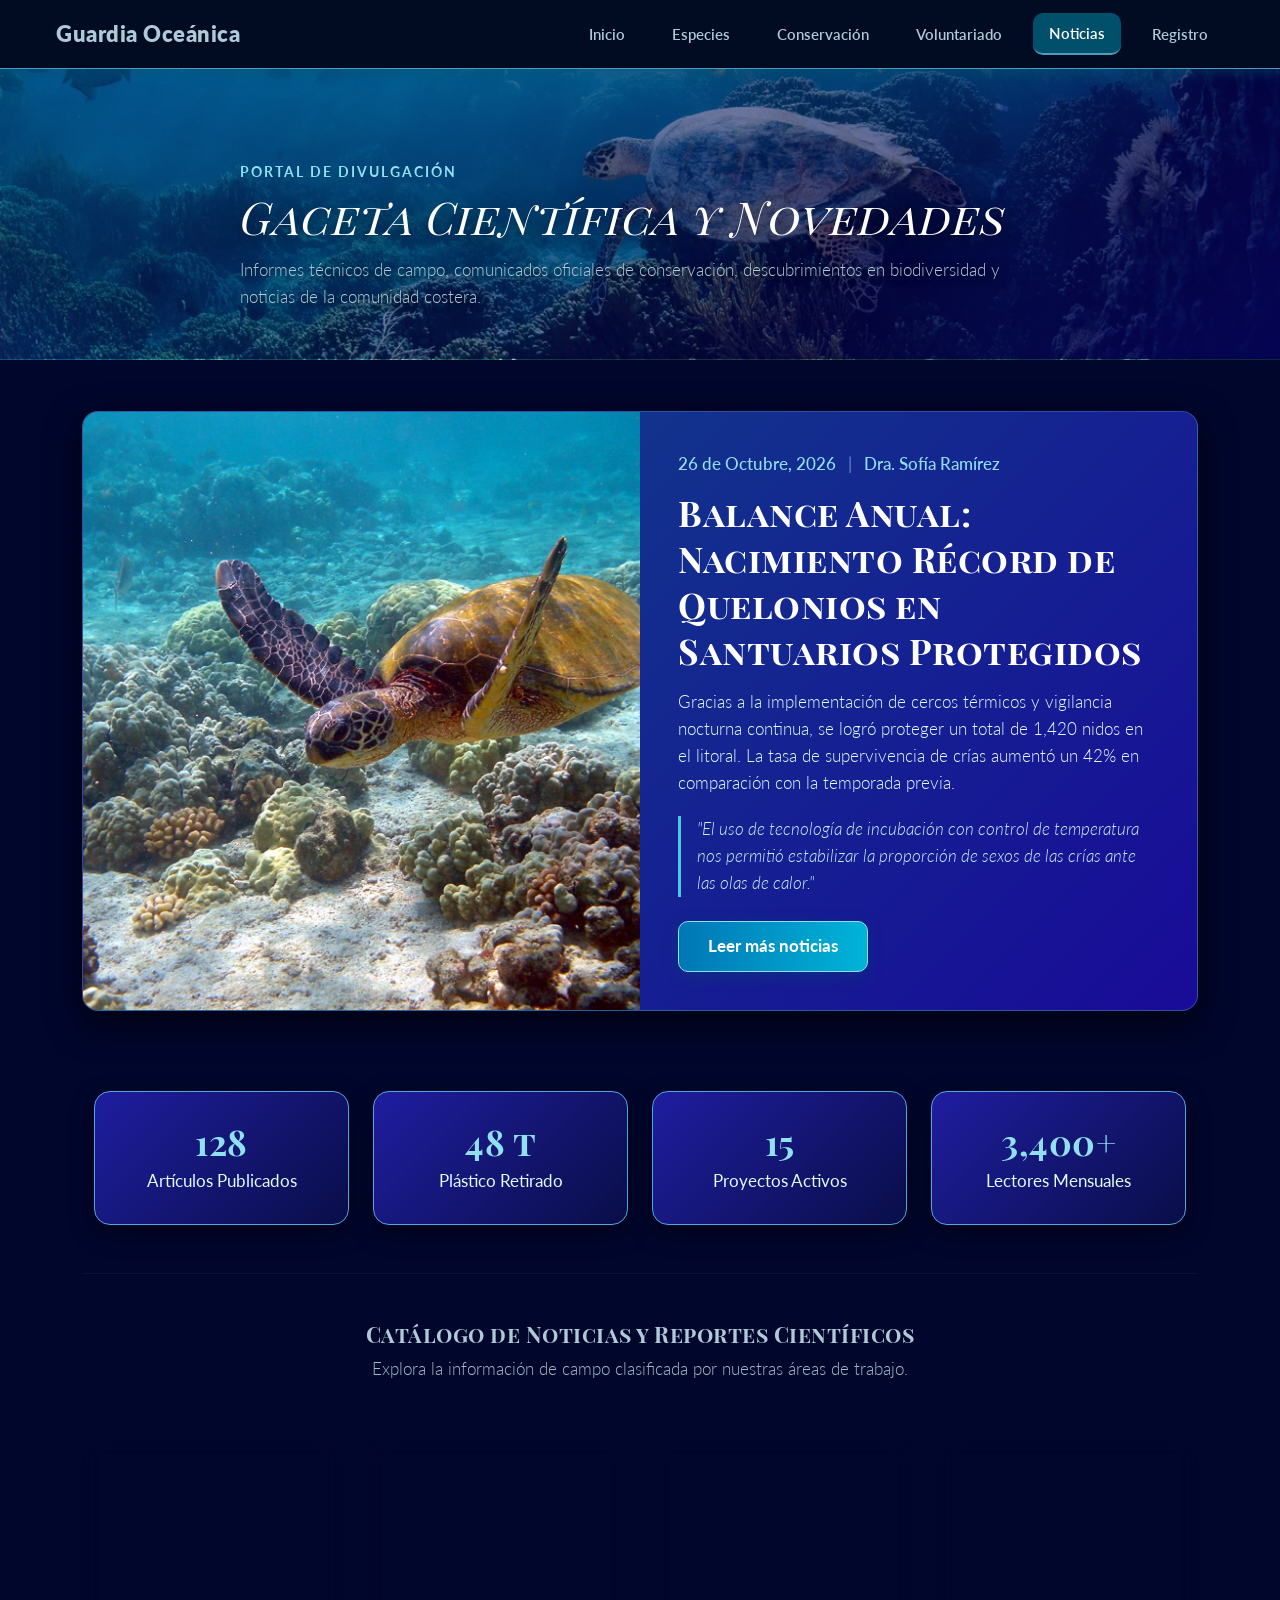
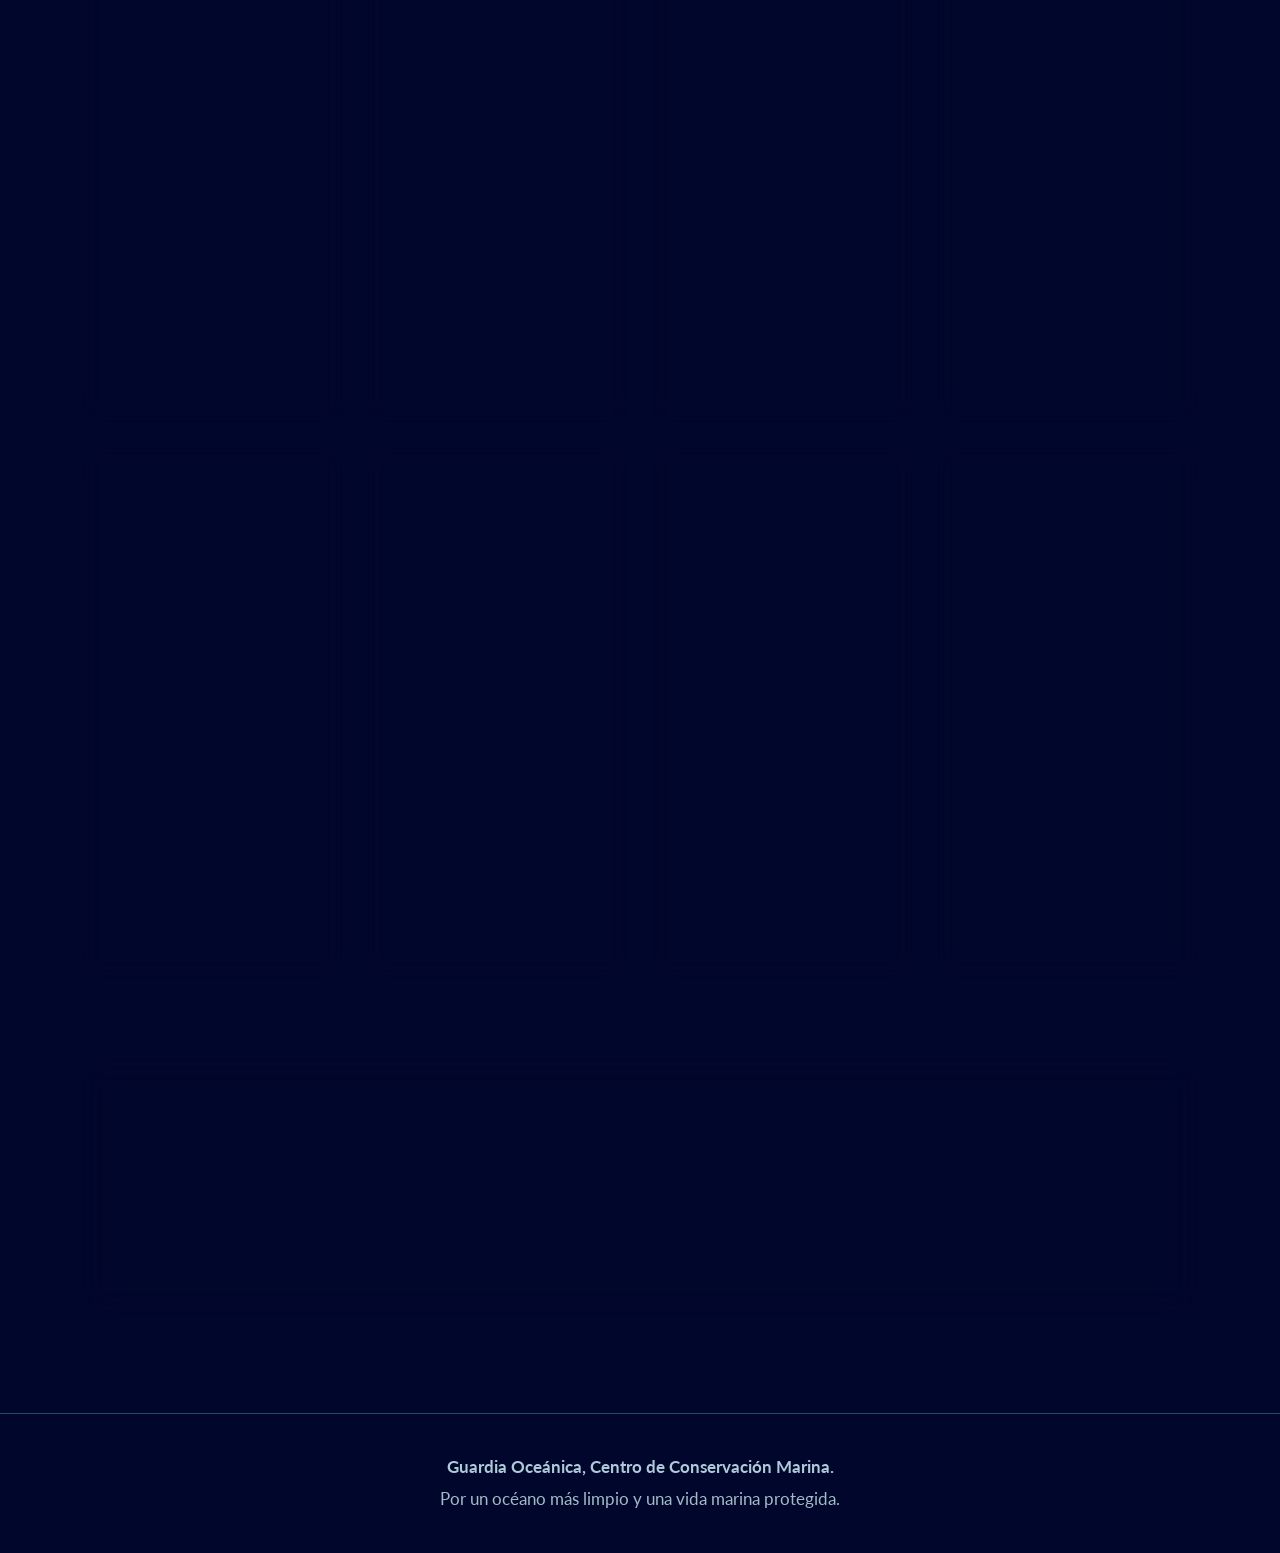
<file: noticias.html>
<!DOCTYPE html>
<html lang="es">
    <head>
        <meta charset="UTF-8">
        <meta name="viewport" content="width=device-width, initial-scale=1">
        <title>Guardia Oceánica | Gaceta y Noticias de Investigación</title>
        <link href="https://cdn.jsdelivr.net/npm/bootstrap@5.3.3/dist/css/bootstrap.min.css" rel="stylesheet">
        <link href="https://unpkg.com/aos@2.3.1/dist/aos.css" rel="stylesheet">
        <link href="css/style5.css" rel="stylesheet">
    </head>
    <body>
        <div class="fondo-inicio">
            <header class="barra-navegacion">
                <nav class="contenedor-navegacion">
                    <a class="nombre-sitio" href="index.html">
                        Guardia Oceánica
                    </a>

                    <button class="boton-abrir-menu" id="btnHamburguesa" type="button" aria-label="Abrir menú de navegación">
                        &#9776;
                    </button>

                    <div class="contenedor-menu-navegacion" id="menuNavegacion">
                        <ul class="lista-menu">
                            <li class="elemento-menu">
                                <a class="enlace-navegacion" href="index.html">Inicio</a>
                            </li>
                            <li class="elemento-menu">
                                <a class="enlace-navegacion" href="especies.html">Especies</a>
                            </li>
                            <li class="elemento-menu">
                                <a class="enlace-navegacion" href="conservacion.html">Conservación</a>
                            </li>
                            <li class="elemento-menu">
                                <a class="enlace-navegacion" href="voluntariado.html">Voluntariado</a>
                            </li>
                            <li class="elemento-menu">
                                <a class="enlace-navegacion" href="noticias.html" aria-current="page">Noticias</a>
                            </li>
                            <li class="elemento-menu">
                                <a class="enlace-navegacion" href="contacto.html">Registro</a>
                            </li>
                        </ul>
                    </div>
                </nav>
            </header>

            <section class="cabecera-pagina">
                <div class="contenedor-cabecera container">
                    <span class="etiqueta-seccion">Portal de Divulgación</span>

                    <h1 class="titulo-pagina">Gaceta Científica y Novedades</h1>

                    <p class="descripcion-pagina">
                        Informes técnicos de campo, comunicados oficiales de conservación,
                        descubrimientos en biodiversidad y noticias de la comunidad costera.
                    </p>
                </div>
            </section>
        </div>

        <main class="contenido-principal container-fluid">
            <div class="contenedor-contenido container">

                <section class="seccion-noticia-principal">
                    <div class="row g-4 align-items-center">
                        <div class="col-12">
                            <article class="tarjeta-noticia-principal row g-0">

                                <div class="contenedor-imagen-noticia-principal col-12 col-lg-6">
                                    <img class="imagen-noticia-principal img-fluid w-100"src="img/Tortuga-marina-noti.webp"alt="Tortuga marina">
                                </div>

                                <div class="contenido-noticia-principal col-12 col-lg-6">
                                    <p class="datos-publicacion-noticia-principal">
                                        <span class="fecha-publicacion">26 de Octubre, 2026</span>
                                        <span class="separador-datos-publicacion">|</span>
                                        <span class="autor-publicacion">Dra. Sofía Ramírez</span>
                                    </p>

                                    <h2 class="titulo-noticia-principal">
                                        Balance Anual: Nacimiento Récord de Quelonios en Santuarios Protegidos
                                    </h2>

                                    <p class="resumen-noticia-principal">
                                        Gracias a la implementación de cercos térmicos y vigilancia nocturna continua,
                                        se logró proteger un total de 1,420 nidos en el litoral. La tasa de supervivencia
                                        de crías aumentó un 42% en comparación con la temporada previa.
                                    </p>

                                    <div class="cita-noticia-principal">
                                        <p class="texto-cita-noticia">
                                            "El uso de tecnología de incubación con control de temperatura nos permitió
                                            estabilizar la proporción de sexos de las crías ante las olas de calor."
                                        </p>
                                    </div>

                                    <a class="enlace-mas-noticias" href="#articulosSecundarios">
                                        Leer más noticias
                                    </a>
                                </div>

                            </article>
                        </div>
                    </div>
                </section>

                <section class="seccion-estadisticas">
                    <div class="lista-estadisticas row row-cols-1 row-cols-sm-2 row-cols-lg-4 g-4 justify-content-center">

                        <div class="col d-flex justify-content-center" data-aos="fade-up">
                            <div class="elemento-estadistica">
                                <h3 class="valor-estadistica">128</h3>
                                <p class="nombre-estadistica">Artículos Publicados</p>
                            </div>
                        </div>

                        <div class="col d-flex justify-content-center" data-aos="fade-up">
                            <div class="elemento-estadistica">
                                <h3 class="valor-estadistica">48 t</h3>
                                <p class="nombre-estadistica">Plástico Retirado</p>
                            </div>
                        </div>

                        <div class="col d-flex justify-content-center" data-aos="fade-up">
                            <div class="elemento-estadistica">
                                <h3 class="valor-estadistica">15</h3>
                                <p class="nombre-estadistica">Proyectos Activos</p>
                            </div>
                        </div>

                        <div class="col d-flex justify-content-center" data-aos="fade-up">
                            <div class="elemento-estadistica">
                                <h3 class="valor-estadistica">3,400+</h3>
                                <p class="nombre-estadistica">Lectores Mensuales</p>
                            </div>
                        </div>

                    </div>
                </section>

                <hr class="separador-secciones">

                <section class="encabezado-catalogo-noticias">
                    <h3 class="titulo-catalogo-noticias">
                        Catálogo de Noticias y Reportes Científicos
                    </h3>

                    <p class="descripcion-catalogo-noticias">
                        Explora la información de campo clasificada por nuestras áreas de trabajo.
                    </p>
                </section>

                <section id="articulosSecundarios" class="seccion-noticias">

                    <div class="row g-4 py-3">

                        <div class="col-12 col-md-6 col-lg-3">
                            <article class="tarjeta-noticia h-100" data-aos="fade-up">
                                <div class="contenido-tarjeta-noticia">
                                    <div class="datos-superiores-noticia">
                                        <span class="categoria-noticia">Tecnología</span>
                                        <span class="fecha-noticia">22 Oct 2026</span>
                                    </div>

                                    <h4 class="titulo-tarjeta-noticia">
                                        Boyas Sensorizadas IoT para Medir la Acidificación
                                    </h4>

                                    <p class="descripcion-noticia">
                                        Hemos desplegado un conjunto de cuatro estaciones flotantes dotadas de microcontroladores y sensores fotométricos. Estas boyas miden el pH, la turbidez y los niveles de oxígeno disuelto a 5 metros de profundidad.
                                    </p>

                                    <div class="dato-adicional-noticia">
                                        <span class="titulo-dato-adicional">Impacto:</span>
                                        <span class="descripcion-dato-adicional">
                                            Monitoreo continuo de 15 km² de barrera arrecifal.
                                        </span>
                                    </div>

                                    <hr class="separador-datos-noticia">

                                    <div class="datos-inferiores-noticia">
                                        <span class="area-responsable-noticia">Dpto. Oceanografía</span>
                                        <span class="tiempo-lectura-noticia">4 min lectura</span>
                                    </div>
                                </div>
                            </article>
                        </div>

                        <div class="col-12 col-md-6 col-lg-3">
                            <article class="tarjeta-noticia h-100" data-aos="fade-up">
                                <div class="contenido-tarjeta-noticia">
                                    <div class="datos-superiores-noticia">
                                        <span class="categoria-noticia">Arrecifes</span>
                                        <span class="fecha-noticia">18 Oct 2026</span>
                                    </div>

                                    <h4 class="titulo-tarjeta-noticia">
                                        Avanza el Trasplante de 5,000 Fragmentos de Coral
                                    </h4>

                                    <p class="descripcion-noticia">
                                        Buzos biólogos del centro fijaron exitosamente más de cinco mil fragmentos de coral cuerno de alce en zonas severamente impactadas por tormentas con altas tasas de crecimiento.
                                    </p>

                                    <div class="dato-adicional-noticia">
                                        <span class="titulo-dato-adicional">Estado:</span>
                                        <span class="descripcion-dato-adicional">
                                            Fase 2 completada al 85% de cobertura.
                                        </span>
                                    </div>

                                    <hr class="separador-datos-noticia">

                                    <div class="datos-inferiores-noticia">
                                        <span class="area-responsable-noticia">Equipo Subacuático</span>
                                        <span class="tiempo-lectura-noticia">6 min lectura</span>
                                    </div>
                                </div>
                            </article>
                        </div>

                        <div class="col-12 col-md-6 col-lg-3">
                            <article class="tarjeta-noticia h-100" data-aos="fade-up">
                                <div class="contenido-tarjeta-noticia">
                                    <div class="datos-superiores-noticia">
                                        <span class="categoria-noticia">Comunidad</span>
                                        <span class="fecha-noticia">12 Oct 2026</span>
                                    </div>

                                    <h4 class="titulo-tarjeta-noticia">
                                        Convenio Histórico con Cooperativas de Pesca
                                    </h4>

                                    <p class="descripcion-noticia">
                                        Se firmó un acuerdo voluntario de veda temporal con 8 agrupaciones pesqueras locales para sustituir las redes de arrastre por anzuelos selectivos en zonas de anidación.
                                    </p>

                                    <div class="dato-adicional-noticia">
                                        <span class="titulo-dato-adicional">Alianza:</span>
                                        <span class="descripcion-dato-adicional">
                                            180 familias de pescadores participantes.
                                        </span>
                                    </div>

                                    <hr class="separador-datos-noticia">

                                    <div class="datos-inferiores-noticia">
                                        <span class="area-responsable-noticia">Vinculación Social</span>
                                        <span class="tiempo-lectura-noticia">5 min lectura</span>
                                    </div>
                                </div>
                            </article>
                        </div>

                        <div class="col-12 col-md-6 col-lg-3">
                            <article class="tarjeta-noticia h-100" data-aos="fade-up">
                                <div class="contenido-tarjeta-noticia">
                                    <div class="datos-superiores-noticia">
                                        <span class="categoria-noticia">Educación</span>
                                        <span class="fecha-noticia">05 Oct 2026</span>
                                    </div>

                                    <h4 class="titulo-tarjeta-noticia">
                                        Inicia la Gira "Aulas Abiertas del Mar" en Escuelas
                                    </h4>

                                    <p class="descripcion-noticia">
                                        Nuestro equipo de educadores ambientales arrancó la campaña anual en escuelas costeras con maquetas interactivas y talleres sobre el ciclo de vida marino.
                                    </p>

                                    <div class="dato-adicional-noticia">
                                        <span class="titulo-dato-adicional">Alcance:</span>
                                        <span class="descripcion-dato-adicional">
                                            Más de 2,400 alumnos impactados este mes.
                                        </span>
                                    </div>

                                    <hr class="separador-datos-noticia">

                                    <div class="datos-inferiores-noticia">
                                        <span class="area-responsable-noticia">Divulgación</span>
                                        <span class="tiempo-lectura-noticia">3 min lectura</span>
                                    </div>
                                </div>
                            </article>
                        </div>

                        <div class="col-12 col-md-6 col-lg-3">
                            <article class="tarjeta-noticia h-100" data-aos="fade-up">
                                <div class="contenido-tarjeta-noticia">
                                    <div class="datos-superiores-noticia">
                                        <span class="categoria-noticia">Limpieza</span>
                                        <span class="fecha-noticia">28 Sep 2026</span>
                                    </div>

                                    <h4 class="titulo-tarjeta-noticia">
                                        Extracción de 14 Toneladas de Redes Fantasma
                                    </h4>

                                    <p class="descripcion-noticia">
                                        En una intensa maniobra subacuática de tres días, la brigada de buceo retiró mallas de pesca abandonadas que amenazaban la navegación de cetáceos y arrecifes.
                                    </p>

                                    <div class="dato-adicional-noticia">
                                        <span class="titulo-dato-adicional">Residuos:</span>
                                        <span class="descripcion-dato-adicional">
                                            100% de la red enviada a reciclaje textil.
                                        </span>
                                    </div>

                                    <hr class="separador-datos-noticia">

                                    <div class="datos-inferiores-noticia">
                                        <span class="area-responsable-noticia">Brigada Marina</span>
                                        <span class="tiempo-lectura-noticia">5 min lectura</span>
                                    </div>
                                </div>
                            </article>
                        </div>

                        <div class="col-12 col-md-6 col-lg-3">
                            <article class="tarjeta-noticia h-100" data-aos="fade-up">
                                <div class="contenido-tarjeta-noticia">
                                    <div class="datos-superiores-noticia">
                                        <span class="categoria-noticia">Genética</span>
                                        <span class="fecha-noticia">20 Sep 2026</span>
                                    </div>

                                    <h4 class="titulo-tarjeta-noticia">
                                        Estudio Revela Adaptabilidad en Especies Bénticas
                                    </h4>

                                    <p class="descripcion-noticia">
                                        Investigadores asociados publicaron los resultados del análisis genético realizado a moluscos e identifican biomarcadores de resistencia al estrés térmico.
                                    </p>

                                    <div class="dato-adicional-noticia">
                                        <span class="titulo-dato-adicional">Publicación:</span>
                                        <span class="descripcion-dato-adicional">
                                            Revista Científica de Biología Marina.
                                        </span>
                                    </div>

                                    <hr class="separador-datos-noticia">

                                    <div class="datos-inferiores-noticia">
                                        <span class="area-responsable-noticia">Laboratorio Central</span>
                                        <span class="tiempo-lectura-noticia">7 min lectura</span>
                                    </div>
                                </div>
                            </article>
                        </div>

                        <div class="col-12 col-md-6 col-lg-3">
                            <article class="tarjeta-noticia h-100" data-aos="fade-up">
                                <div class="contenido-tarjeta-noticia">
                                    <div class="datos-superiores-noticia">
                                        <span class="categoria-noticia">Voluntariado</span>
                                        <span class="fecha-noticia">15 Sep 2026</span>
                                    </div>

                                    <h4 class="titulo-tarjeta-noticia">
                                        Éxito en la Macro-Jornada de Limpieza de Manglar
                                    </h4>

                                    <p class="descripcion-noticia">
                                        Más de 350 voluntarios universitarios y vecinos se unieron en la jornada de saneamiento del manglar principal, recolectando botellas y microplásticos.
                                    </p>

                                    <div class="dato-adicional-noticia">
                                        <span class="titulo-dato-adicional">Participación:</span>
                                        <span class="descripcion-dato-adicional">
                                            350+ participantes en 6 horas de trabajo.
                                        </span>
                                    </div>

                                    <hr class="separador-datos-noticia">

                                    <div class="datos-inferiores-noticia">
                                        <span class="area-responsable-noticia">Red de Voluntarios</span>
                                        <span class="tiempo-lectura-noticia">4 min lectura</span>
                                    </div>
                                </div>
                            </article>
                        </div>

                        <div class="col-12 col-md-6 col-lg-3">
                            <article class="tarjeta-noticia h-100" data-aos="fade-up">
                                <div class="contenido-tarjeta-noticia">
                                    <div class="datos-superiores-noticia">
                                        <span class="categoria-noticia">Internacional</span>
                                        <span class="fecha-noticia">08 Sep 2026</span>
                                    </div>

                                    <h4 class="titulo-tarjeta-noticia">
                                        Guardia Oceánica se Une a la Red del Pacífico
                                    </h4>

                                    <p class="descripcion-noticia">
                                        Formalizamos nuestra integración a la alianza regional de santuarios marinos para compartir datos telemáticos de migración de ballenas.
                                    </p>

                                    <div class="dato-adicional-noticia">
                                        <span class="titulo-dato-adicional">Cobertura:</span>
                                        <span class="descripcion-dato-adicional">
                                            Intercambio de datos con 12 países.
                                        </span>
                                    </div>

                                    <hr class="separador-datos-noticia">

                                    <div class="datos-inferiores-noticia">
                                        <span class="area-responsable-noticia">Dirección General</span>
                                        <span class="tiempo-lectura-noticia">5 min lectura</span>
                                    </div>
                                </div>
                            </article>
                        </div>

                    </div>
                </section>

                <section class="seccion-suscripcion">
                    <div class="contenedor-suscripcion-flex">
                        <div class="texto-suscripcion-bloque">
                            <span class="etiqueta-suscripcion">Suscripción Gratuita</span>
                            <h3 class="titulo-suscripcion">Recibe el Boletín Científico Mensual</h3>
                            <p class="descripcion-suscripcion">
                                Suscríbete para recibir resúmenes ejecutivos de investigación, fechas de voluntariado y convocatorias de apoyo directamente en tu correo.
                            </p>
                        </div>

                        <div class="formulario-suscripcion">
                            <div class="grupo-campo-correo">
                                <label for="correoSuscripcion" class="etiqueta-correo-suscripcion">Correo electrónico</label>
                                <input id="correoSuscripcion" type="email" class="campo-correo-suscripcion" placeholder="Ingresa tu correo...">
                            </div>
                            <button type="button" class="boton-suscribirse">Suscribirme</button>
                        </div>
                    </div>
                </section>
            </div>
        </main>

        <footer class="pie-pagina">
            <div class="contenedor-pie-pagina container text-center">
                <p class="nombre-institucion">
                    Guardia Oceánica, Centro de Conservación Marina.
                </p>

                <p class="mensaje-conservacion">
                    Por un océano más limpio y una vida marina protegida.
                </p>
            </div>
        </footer>

        <script src="https://cdn.jsdelivr.net/npm/bootstrap@5.3.3/dist/js/bootstrap.bundle.min.js"></script>
        <script src="js/noticias.js"></script>
        <script src="https://unpkg.com/aos@2.3.1/dist/aos.js"></script>
        <script>
            AOS.init({
                once: true
            });

            const btnHamburguesa = document.getElementById("btnHamburguesa");
            const menuNavegacion = document.getElementById("menuNavegacion");

            if (btnHamburguesa && menuNavegacion) {
                btnHamburguesa.addEventListener("click", function () {
                    menuNavegacion.classList.toggle("activo");
                });
            }
        </script>
    </body>
</html>
</file>
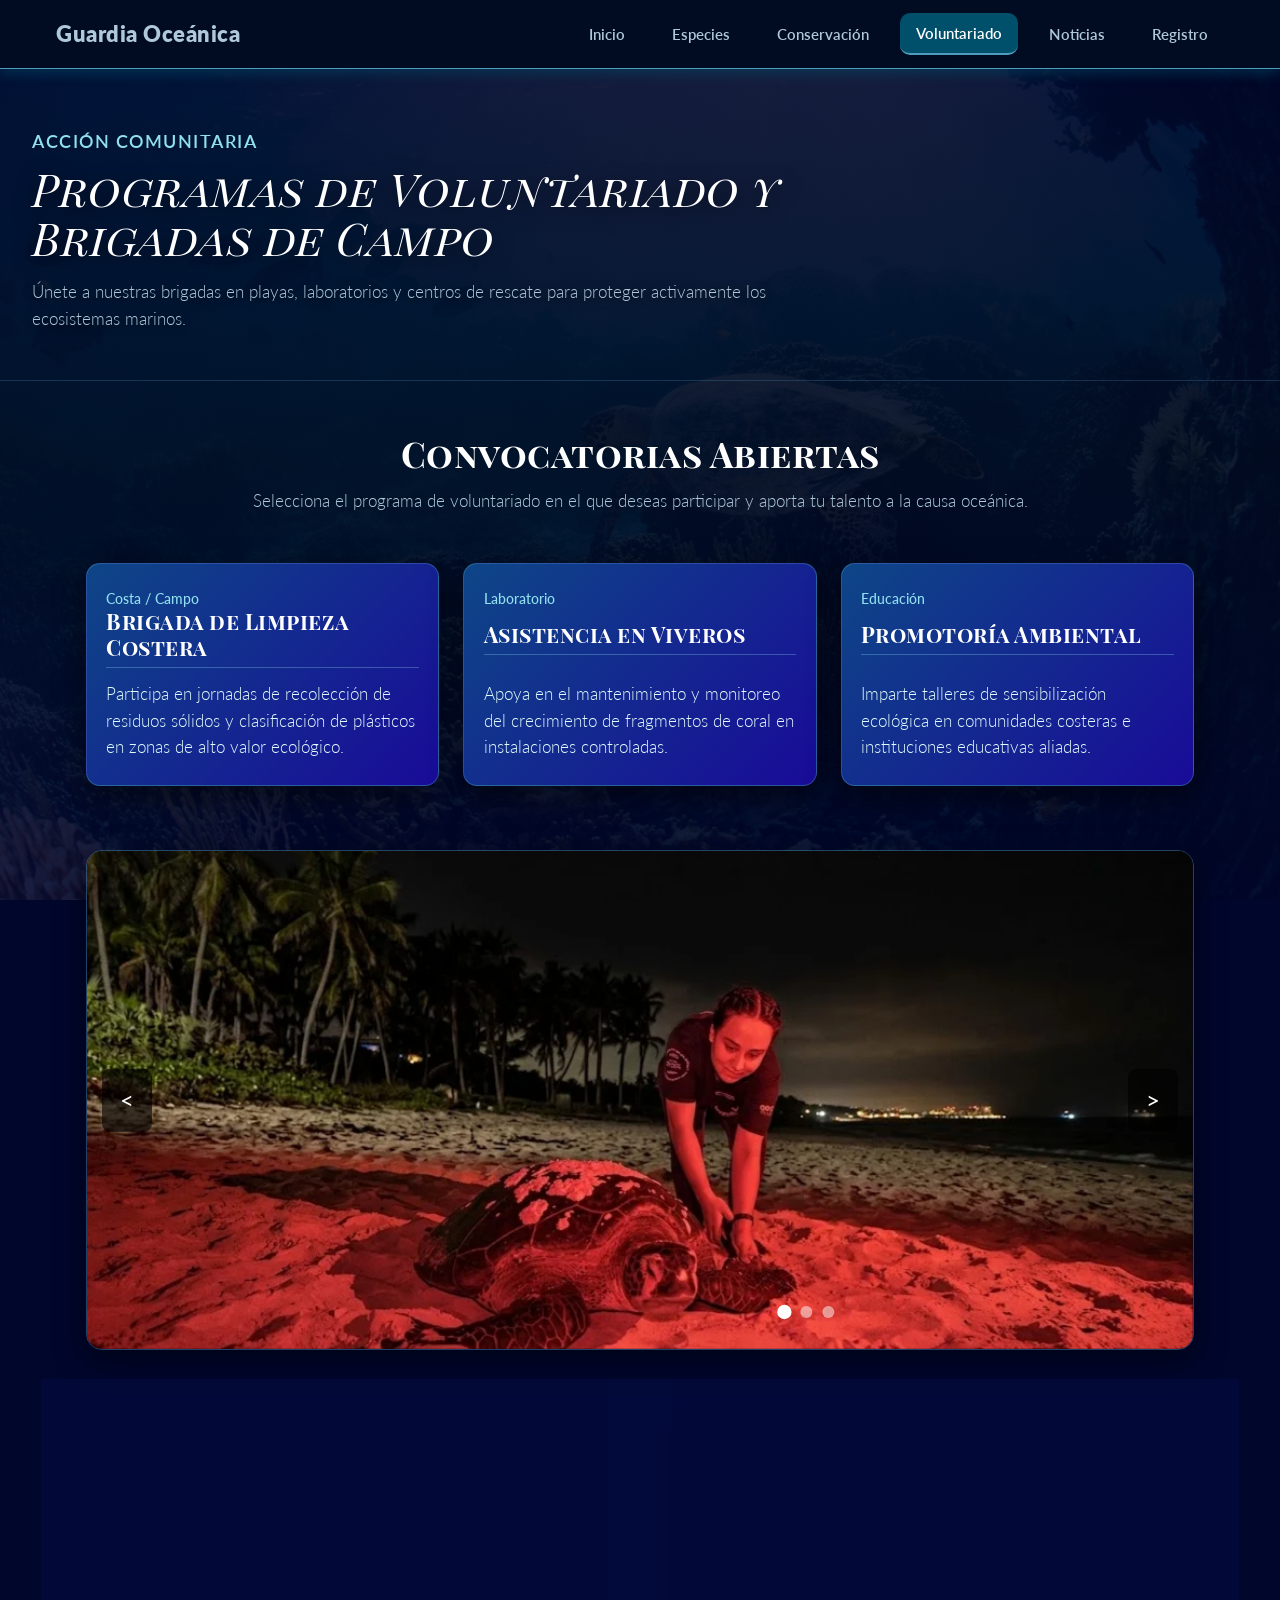
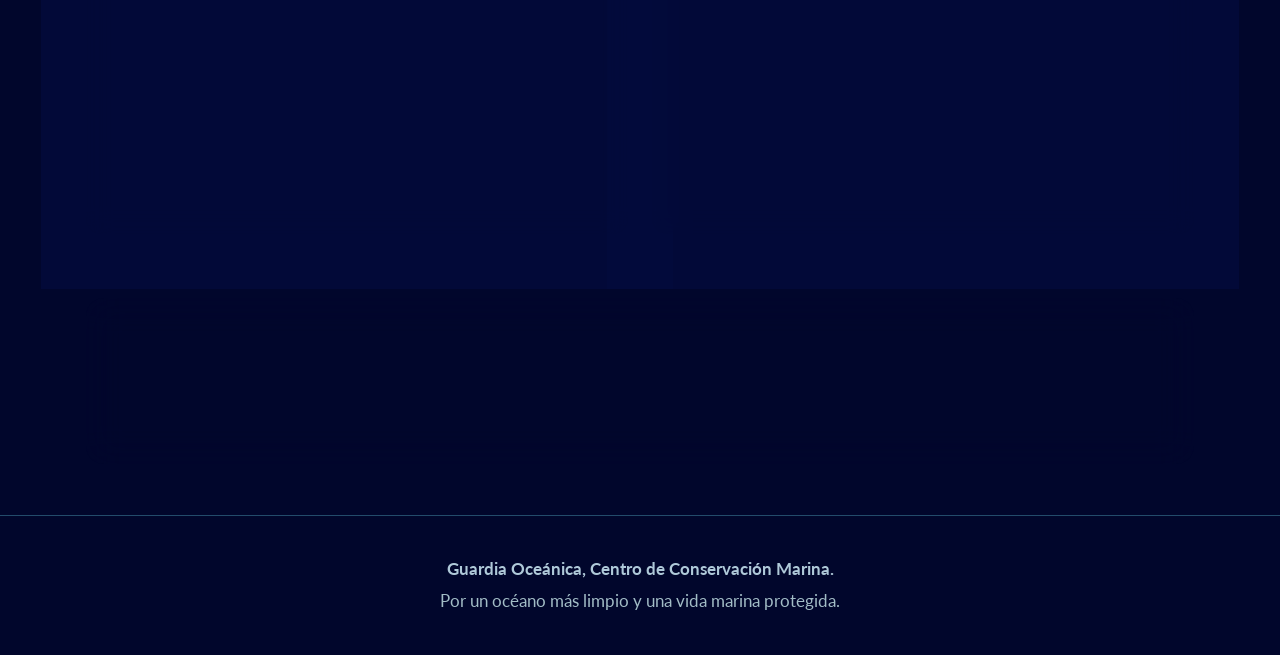
<file: voluntariado.html>
<!DOCTYPE html>
<html lang="es">
    <head>
        <meta charset="UTF-8">
        <meta name="viewport" content="width=device-width, initial-scale=1">
        <title>Guardia Oceánica | Voluntariado</title>
        <link href="https://cdn.jsdelivr.net/npm/bootstrap@5.3.3/dist/css/bootstrap.min.css" rel="stylesheet">
        <link href="https://unpkg.com/aos@2.3.1/dist/aos.css" rel="stylesheet">
        <link href="css/style4.css" rel="stylesheet">
    </head>
    <body>

        <header class="barra-navegacion">
            <nav class="contenedor-navegacion">
                <a class="nombre-sitio" href="index.html">
                    Guardia Oceánica
                </a>

                <button class="boton-abrir-menu" id="btnHamburguesa" type="button" aria-label="Abrir menú de navegación">
                    &#9776;
                </button>

                <div class="contenedor-menu-navegacion" id="menuNavegacion">
                    <ul class="lista-menu">
                        <li class="elemento-menu">
                            <a class="enlace-navegacion" href="index.html">Inicio</a>
                        </li>
                        <li class="elemento-menu">
                            <a class="enlace-navegacion" href="especies.html">Especies</a>
                        </li>
                        <li class="elemento-menu">
                            <a class="enlace-navegacion" href="conservacion.html">Conservación</a>
                        </li>
                        <li class="elemento-menu">
                            <a class="enlace-navegacion" href="voluntariado.html" aria-current="page">Voluntariado</a>
                        </li>
                        <li class="elemento-menu">
                            <a class="enlace-navegacion" href="noticias.html">Noticias</a>
                        </li>
                        <li class="elemento-menu">
                            <a class="enlace-navegacion" href="contacto.html">Registro</a>
                        </li>
                    </ul>
                </div>
            </nav>
        </header>

        <section class="cabecera-pagina">
            <div class="contenedor-cabecera">
                <span class="subtitulo-cabecera">
                    Acción Comunitaria
                </span>
                <h1 class="titulo-pagina">
                    Programas de Voluntariado y Brigadas de Campo
                </h1>
                <p class="descripcion-pagina">
                    Únete a nuestras brigadas en playas, laboratorios y centros de rescate para proteger activamente los ecosistemas marinos.
                </p>
            </div>
        </section>

        <div class="fondo-pantalla-completa"></div>

        <main class="contenido-principal container">
            
            <section class="seccion-lineas-accion">
                <div class="text-center mb-5">
                    <h2 class="titulo-lineas-accion">Convocatorias Abiertas</h2>
                    <p class="descripcion-lineas-accion">
                        Selecciona el programa de voluntariado en el que deseas participar y aporta tu talento a la causa oceánica.
                    </p>
                </div>

                <div class="row g-4 justify-content-center">
                    
                    <div class="col-12 col-md-6 col-lg-4">
                        <article class="tarjeta-proyecto-conservacion" data-aos="fade-up">
                            <div class="ti1-indicador">Costa / Campo</div>
                            <h3 class="titulo-proyecto-conservacion">Brigada de Limpieza Costera</h3>
                            <p class="descripcion-proyecto-conservacion">
                                Participa en jornadas de recolección de residuos sólidos y clasificación de plásticos en zonas de alto valor ecológico.
                            </p>
                        </article>
                    </div>

                    <div class="col-12 col-md-6 col-lg-4">
                        <article class="tarjeta-proyecto-conservacion" data-aos="fade-up">
                            <div class="ti1-indicador">Laboratorio</div>
                            <h3 class="titulo-proyecto-conservacion">Asistencia en Viveros</h3>
                            <p class="descripcion-proyecto-conservacion">
                                Apoya en el mantenimiento y monitoreo del crecimiento de fragmentos de coral en instalaciones controladas.
                            </p>
                        </article>
                    </div>

                    <div class="col-12 col-md-6 col-lg-4">
                        <article class="tarjeta-proyecto-conservacion" data-aos="fade-up">
                            <div class="ti1-indicador">Educación</div>
                            <h3 class="titulo-proyecto-conservacion">Promotoría Ambiental</h3>
                            <p class="descripcion-proyecto-conservacion">
                                Imparte talleres de sensibilización ecológica en comunidades costeras e instituciones educativas aliadas.
                            </p>
                        </article>
                    </div>

                </div>
            </section>
                    
            <section id="carruselVoluntariado" class="carrusel-contenedor" data-aos="fade-up">
                <div class="carousel-inner">
                    <div class="carousel-item active">
                        <img src="img/patrulla-noct.webp" alt="Voluntarios brindando atención y ayuda humanitaria durante una patrulla nocturna">
                    </div>
                    <div class="carousel-item">
                        <img src="img/educ-comunitaria.webp" alt="Voluntarios impartiendo talleres de educación comunitaria y prevención a la población">
                    </div>
                    <div class="carousel-item">
                        <img src="img/accion-subacuatica.webp" alt="Equipo de rescate acuático y buzos de voluntariado en acción subacuática">
                    </div>
                </div>

                <button id="btnAnterior" class="btn-control" aria-label="Anterior"><</button>
                <button id="btnSiguiente" class="btn-control" aria-label="Siguiente">></button>

                <div class="carousel-indicators">
                    <button aria-label="Diapositiva 1" class="active"></button>
                    <button aria-label="Diapositiva 2"></button>
                    <button aria-label="Diapositiva 3"></button>
                </div>
            </section>

            <section class="seccion-metodologia-alianzas">
                <div class="row g-4 justify-content-center">
                    
                    <div class="col-12 col-md-6">
                        <article class="panel-cientifico" data-aos="fade-up">
                            <h3 class="titulo-panel">Requisitos de Ingreso</h3>
                            <p class="subtitulo-panel">Lo que necesitas para formar parte de las brigadas:</p>
                            
                            <ul class="lista-detallada">
                                <li>
                                    <strong>Mayoría de Edad:</strong> Ser mayor de 18 años o contar con carta responsiva firmada por tutor.
                                </li>
                                <li>
                                    <strong>Disponibilidad:</strong> Cubrir las horas mínimas establecidas por semana en campo o base.
                                </li>
                                <li>
                                    <strong>Compromiso Ético:</strong> Apego estricto a los reglamentos de conservación y respeto ambiental.
                                </li>
                                <li>
                                    <strong>Inducción:</strong> Completar el curso virtual básico de seguridad y protocolos marinos.
                                </li>
                            </ul>
                        </article>
                    </div>

                    <div class="col-12 col-md-6">
                        <article class="panel-cientifico" data-aos="fade-up">
                            <h3 class="titulo-panel">Beneficios del Voluntario</h3>
                            <p class="subtitulo-panel">Crecimiento profesional y personal garantizado:</p>
                            
                            <ul class="lista-detallada">
                                <li>
                                    <strong>Constancia Oficial:</strong> Valor curricular emitido por el Centro de Conservación Marina.
                                </li>
                                <li>
                                    <strong>Capacitación:</strong> Talleres especializados impartidos por investigadores y biólogos.
                                </li>
                                <li>
                                    <strong>Networking:</strong> Conexión directa con profesionales de la protección ambiental.
                                </li>
                                <li>
                                    <strong>Equipo Oficial:</strong> Dotación de indumentaria institucional para las brigadas de campo.
                                </li>
                            </ul>
                        </article>
                    </div>

                </div>
            </section>

            <section class="sec-vol">
                <div class="row align-items-center">
                    <div class="col-12 col-md-6">
                        <h3 class="titulo-vol">¿Listo para comenzar tu registro?</h3>
                        <p class="texto-vol">Inscribe tus datos en nuestra plataforma para asignarte a la convocatoria vigente.</p>
                    </div>
                    <div class="col-12 col-md-6 text-md-end mt-3 mt-md-0">
                        <a href="contacto.html" class="btn-cta-pro">Formulario de Registro</a>
                    </div>
                </div>
            </section>

        </main>

        <footer class="pie-pagina">
            <div class="container text-center">
                <p class="nombre-institucion">Guardia Oceánica, Centro de Conservación Marina.</p>
                <p class="mensaje-conservacion">Por un océano más limpio y una vida marina protegida.</p>
            </div>
        </footer>

        <script src="https://cdn.jsdelivr.net/npm/bootstrap@5.3.3/dist/js/bootstrap.bundle.min.js"></script>
        <script src="js/voluntariado.js"></script>
        <script src="https://unpkg.com/aos@2.3.1/dist/aos.js"></script>
        <script>
            AOS.init({
                once: true
            });

            const btnHamburguesa = document.getElementById("btnHamburguesa");
            const menuNavegacion = document.getElementById("menuNavegacion");

            if (btnHamburguesa && menuNavegacion) {
                btnHamburguesa.addEventListener("click", function () {
                    menuNavegacion.classList.toggle("activo");
                });
            }
        </script>
    </body>
</html>
</file>
<file: css/style1.css>
@import url('https://fonts.googleapis.com/css2?family=Lato:ital,wght@0,100;0,300;0,400;0,700;0,900;1,100;1,300;1,400;1,700;1,900&family=Playfair+Display+SC:ital,wght@0,400;0,700;0,900;1,400;1,700;1,900&display=swap');
:root {
    --azul-abisal: #022C38;
    --azul-oceano: #00506C;
    --azul-cian: #4E9DBE;
    --azul-hielo: #AFC9D9;
    --gris-azulado: #A2BCC6;
    --blanco: #FFFFFF;
    --fondo-pagina-oscu: #01062C;
    --fuente-titulos:'Playfair Display SC', serif;
    --fuente-principal:'Lato', sans-serif;
}

* {
    box-sizing: border-box;
}

img {
    max-width: 100%;
    height: auto;
    object-fit: cover;
}

body {
    background-color: var(--fondo-pagina-oscu);
    color: #caf0f8;
    margin: 0;
    padding: 0;
    font-family: var(--fuente-principal);
    overflow-x: hidden;
}

h1, h2, h3, h4, h5, h6 {
    font-family: var(--fuente-titulos);
    letter-spacing: 0.5px;
}

h1 {
    font-size: clamp(1.6rem, 4vw, 2.8rem);
    line-height: 1.2;
}

h2 {
    font-size: clamp(1.3rem, 3.2vw, 2.2rem);
}

h3 {
    font-size: clamp(1.1rem, 2.5vw, 1.35rem);
}

h4 {
    font-size: clamp(1rem, 2.2vw, 1.2rem);
}

p {
    font-family: var(--fuente-principal);
    font-size: clamp(0.88rem, 1.8vw, 1.05rem);
    line-height: 1.6;
}

.barra-navegacion {
    position: fixed;
    top: 0;
    left: 0;
    right: 0;
    z-index: 1000;
    background-color: #010b22;
    backdrop-filter: blur(10px);
    border-bottom: 1px solid var(--azul-cian);
    box-shadow: 0 6px 10px rgba(0, 80, 108, 0.4);
}

.contenedor-navegacion {
    width: 100%;
    max-width: 1200px;
    margin: 0 auto;
    padding: 0.8rem 1rem;
    display: flex;
    justify-content: space-between;
    align-items: center;
}



.nombre-sitio {
    color: var(--azul-hielo);
    font-size: clamp(1.1rem, 2vw, 1.4rem);
    font-weight: 750;
    text-decoration: none;
    letter-spacing: 0.5px;
    white-space: nowrap;
}

.lista-menu {
    list-style: none !important;
    display: flex;
    align-items: center;
    gap: clamp(8px, 1.5vw, 15px);
    margin: 0;
    padding: 0;
}

.enlace-navegacion {
    color: var(--azul-hielo);
    text-decoration: none;
    font-size: clamp(0.82rem, 1.2vw, 1rem);
    font-weight: 600;
    padding: 0.4rem 0.8rem;
    border-radius: 8px;
    transition: all 0.3s ease;
    display: block;
    white-space: nowrap;
}

.enlace-navegacion:hover, 
.enlace-navegacion[aria-current="page"] {
    background-color: var(--azul-oceano);
    color: var(--blanco);
    border-bottom: 2px solid var(--azul-cian);
    cursor: pointer;
}

.boton-abrir-menu {
    display: none;
    background: transparent;
    border: none;
    color: var(--azul-hielo);
    font-size: 1.8rem;
    cursor: pointer;
    padding: 0 0.5rem;
}

.fondo-inicio {
    background-image: linear-gradient(#060711aa, #070b3eaa), url("../img/oceano.webp");
    background-size: cover;
    background-position: center;
    background-repeat: no-repeat;
    min-height: 100vh;
    display: flex;
    align-items: center;
    color: var(--blanco);
    padding-top: 90px;
    padding-bottom: 2rem;
}

.titulo-2columnas {
    position: relative;
    z-index: 2;
    max-width: 1200px;
    width: 92%;
    margin: 0 auto;
    display: flex;
    justify-content: space-between;
    align-items: center;
    flex-wrap: wrap;
    gap: clamp(1rem, 3vw, 2.5rem);
    padding: clamp(1rem, 3vw, 2.5rem);
}

.titulo1 {
    flex: 1 1 300px;
}

.titulo1 h1 {

    color: var(--azul-hielo);
    margin-bottom: 0.8rem;
    font-weight: 700;
    text-shadow: 0 2px 8px rgba(0, 0, 0, 0.6);
}



.titulo1 p {
    font-size: clamp(0.95rem, 1.8vw, 1.3rem);
    color: var(--gris-azulado);
    font-style: italic;
}

.titulo-texto {
    flex: 1 1 300px;
    backdrop-filter: blur(8px);
    background: rgba(1, 11, 34, 0.55);
    padding: clamp(1.2rem, 2.5vw, 2rem);
    border-radius: 12px;
    border: 1px solid rgba(78, 157, 190, 0.25);
}

.titulo-texto h2 {

    color: var(--blanco);
    margin-bottom: 0.8rem;
}

.titulo-texto p {

    color: #E2F1F5;
    margin-bottom: 0.8rem;
}

.seccion-impacto, .sec-queh, .sec-proyectos, .sec-ayudar, .sec-testimonios {
    padding: clamp(2rem, 5vw, 4rem) 1rem;
}

.seccion-impacto { 
    background-color: #FFFFFF; 
}

.sec-queh { 
    background-color: #FFFFFF; 
}

.titulo-impacto, .titulo-proyectos, .titulo-ayudar, .titulo-testimonios {
    text-align: center;
    color: var(--azul-abisal);

    font-weight: 700;
    margin-bottom: clamp(1.5rem, 3.5vw, 2.5rem);
    position: relative;
}

.titulo-impacto::after, .titulo-proyectos::after, .titulo-ayudar::after, .titulo-testimonios::after {
    content: "";
    display: block;
    width: 50px;
    height: 3px;
    background-color: var(--azul-cian);
    margin: 0.4rem auto 0 auto;
    border-radius: 2px;
}

.tarjeta-cifra {
    background-color: #F4F8FA;
    border: 1px solid var(--azul-hielo);
    border-top: 4px solid var(--azul-oceano);
    padding: clamp(1.2rem, 2.5vw, 2rem) clamp(1rem, 2vw, 1.5rem);
    border-radius: 12px;
    text-align: center;
    height: 100%;
}


.numero-cifra {
    font-size: clamp(1.8rem, 3.5vw, 2.5rem);
    font-weight: 700;
    color: var(--azul-oceano);
    margin-bottom: 0.5rem;
}

.texto-cifra {
    color: black;
}
.qhacemos p {
    color: #000000 !important;
    margin-bottom: 0.8rem;
}
.contenido-ayudar p {
    color: #000000 !important;
    margin-bottom: 0.8rem;
}



.qhacemos {
    max-width: 1000px;
    margin: 0 auto;
    background-color: #F8FCFD;
    border-left: 5px solid var(--azul-cian);
    padding: clamp(1.2rem, 3vw, 2.5rem);
    border-radius: 12px;
    box-shadow: 0 6px 20px rgba(2, 44, 56, 0.05);
}

.qhacemos h2 {
    color: var(--azul-abisal);
    font-weight: 700;
    margin-bottom: 1rem;
}

.qhacemos p {
    color: var(--texto-oscuro);
    margin-bottom: 0.8rem;
}





.sec-especies {
    background-image: url('../img/oceano.webp'); 
    background-size: cover;
    background-position: center;
    background-repeat: no-repeat;
    background-attachment: fixed; 

    padding: 0;

}

.cont-especies {
    background: rgba(1, 6, 44, 0.85);
    width: 100%;
    padding: clamp(2.5rem, 5vw, 4rem) 1rem;
}

.titulo-especies {
    text-align: center;
    color: var(--azul-hielo) !important;

    font-weight: 700;
}




.p-especies {

    text-align: center;
    color: var(--gris-azulado);
    margin-bottom: 1.5rem;
}

.tarjeta-especie {
    border: 1px solid #012A4F;
    background: rgba(1, 11, 34, 0.7);
    border-radius: 12px;
    padding: clamp(1.2rem, 2.5vw, 2rem) clamp(1rem, 2vw, 1.5rem);
    height: 100%;
}




.tarjeta-especie h3 {
    color: var(--azul-cian) !important;
    font-weight: 700;
    margin-bottom: 0.6rem;
    border-bottom: 2px solid rgba(78, 157, 190, 0.3);
    padding-bottom: 0.4rem;
}

.tarjeta-especie p {
    color: #E2F1F5 !important;
    margin: 0;
}





.sec-proyectos {
    background-color: #FFFFFF !important;

}

.tarjeta-proyecto {
    color: #A2BCC6;
    background-color: #012A4F;
    padding: clamp(1.2rem, 2.5vw, 2rem) clamp(1rem, 2vw, 1.5rem);
    border-radius: 12px;
    height: 100%;
}

.tarjeta-proyecto h3 {
    color: var(--azul-cian);

    font-weight: 600;
    margin-bottom: 0.6rem;
}

.tarjeta-proyecto p {
    color: var(--fondo-pagina);

    margin: 0;
}





.sec-ayudar {
    background-color: #FFFFFF;

    border-top: 1px solid #E2E8F0;
}



.contenido-ayudar {
    max-width: 900px;
    margin: 0 auto;
    background-color: #F8FCFD;
    padding: clamp(1.2rem, 3vw, 2.5rem);
    border-radius: 1rem;
}







.contenido-ayudar p {
    color: var(--texto-oscuro);
    margin-bottom: 0.8rem;
}





.sec-testimonios {
    background-color: #F4F8FA;

}

.tarjeta-testimonio {
    background-color: #FFFFFF;
    border: 1px solid var(--azul-hielo);
    padding: clamp(1.2rem, 2.5vw, 2.2rem) clamp(1rem, 2vw, 2rem);
    border-radius: 12px;
    height: 100%;


}

.texto-testimonio {
    color: #2D3748;

    font-style: italic;
    margin-bottom: 1.2rem;
}

.autor-testimonio {
    color: var(--azul-oceano);
    font-size: clamp(0.9rem, 1.5vw, 1rem);
    font-weight: 700;
    margin: 0;
}






.pie-pag {
    background-color: var(--fondo-pagina-oscu);
    color: #FFFFFF;
    padding: clamp(2rem, 4vw, 3rem) 1rem;
    text-align: center;
}

.tex1 {
    font-size: clamp(0.95rem, 1.8vw, 1.1rem);
    font-weight: 700;
    color: var(--azul-hielo);
    margin-bottom: 0.4rem;
}

.tex2 {
    font-size: clamp(0.85rem, 1.5vw, 0.95rem);
    color: var(--gris-azulado);
    margin-bottom: 0;
}

@media (max-width: 768px) {
    .boton-abrir-menu {
        display: block;
    }

    .contenedor-menu-navegacion {
        display: none;
        width: 100%;
        background-color: #010b22;
        padding: 1rem 0;
        border-top: 1px solid rgba(78, 157, 190, 0.3);
    }

    .contenedor-menu-navegacion.activo {
        display: block;
    }

    .lista-menu {
        flex-direction: column;
        align-items: center;
        gap: 10px;
        width: 100%;
    }

    .enlace-navegacion {
        width: 100%;
        text-align: center;
        padding: 0.6rem 1rem;
    }

    .fondo-inicio {
        min-height: auto;
        padding-top: 85px;
    }
}

@media (max-width: 375px) {
    .contenedor-navegacion {
        padding: 0.5rem;
    }

    .nombre-sitio {
        font-size: 1.05rem;
    }

    .titulo-2columnas {
        width: 100%;
        padding: 0.5rem;
    }

    .qhacemos, .contenido-ayudar, .tarjeta-testimonio, .tarjeta-cifra, .tarjeta-especie, .tarjeta-proyecto {
        padding: 1rem 0.8rem;
    }
}
</file>
<file: css/style3.css>
@import url('https://fonts.googleapis.com/css2?family=Lato:ital,wght@0,100;0,300;0,400;0,700;0,900;1,100;1,300;1,400;1,700;1,900&family=Playfair+Display+SC:ital,wght@0,400;0,700;0,900;1,400;1,700;1,900&display=swap');

:root {
    --azul-abisal: #022C38;
    --azul-oceano: #00506C;
    --azul-cian: #4E9DBE;
    --azul-hielo: #AFC9D9;
    --gris-azulado: #A2BCC6;
    --blanco: #FFFFFF;
    --fondo-pagina-oscu: #01062C;
    --fuente-titulos:'Playfair Display SC', serif;
    --fuente-principal:'Lato', sans-serif;
}

* {
    box-sizing: border-box;
}

img {
    max-width: 100%;
    height: auto;
    object-fit: cover;
}

body {
    background-color: var(--fondo-pagina-oscu);
    color: var(--blanco);
    margin: 0;
    padding: 0;
    font-family: var(--fuente-principal);
    overflow-x: hidden;
}

h1, h2, h3, h4, h5, h6 {
    font-family: var(--fuente-titulos);
    letter-spacing: 0.5px;
}

h1 {
    font-size: clamp(1.6rem, 4vw, 2.8rem);
    line-height: 1.2;
}

h2 {
    font-size: clamp(1.3rem, 3.2vw, 2.2rem);
}

h3 {
    font-size: clamp(1.1rem, 2.5vw, 1.35rem);
}

h4 {
    font-size: clamp(1rem, 2.2vw, 1.2rem);
}

p, span, a, button, label, li {
    font-family: var(--fuente-principal);
    font-size: clamp(0.88rem, 1.8vw, 1.05rem);
    line-height: 1.6;
}

.barra-navegacion {
    position: fixed;
    top: 0;
    left: 0;
    right: 0;
    z-index: 1000;
    background-color: #010b22;
    backdrop-filter: blur(10px);
    -webkit-backdrop-filter: blur(10px);
    border-bottom: 1px solid #4E9DBE;
    box-shadow: 0 6px 10px rgba(0, 80, 108, 0.4);
}

.contenedor-navegacion {
    width: 100%;
    max-width: 1200px;
    margin: auto;
    padding: 0.8rem 1rem;
    display: flex;
    justify-content: space-between;
    align-items: center;
}

.nombre-sitio {
    color: #AFC9D9;
    font-size: clamp(1.1rem, 2vw, 1.4rem);
    font-weight: 750;
    text-decoration: none;
    letter-spacing: 0.5px;
    white-space: nowrap;
}

.lista-menu {
    list-style: none !important;
    display: flex;
    align-items: center;
    gap: clamp(8px, 1.5vw, 15px);
    margin: 0;
    padding: 0;
}

.enlace-navegacion {
    color: #AFC9D9;
    text-decoration: none;
    font-size: clamp(0.82rem, 1.2vw, 1rem);
    font-weight: 600;
    padding: 0.5rem 1rem;
    border-radius: 10px;
    transition: all 0.3s ease;
    white-space: nowrap;
    display: block;
}

.enlace-navegacion:hover, .enlace-navegacion[aria-current="page"] {
    background-color: #00506C;
    color: #FFFFFF;
    border-bottom: 2px solid #4E9DBE;
    cursor: pointer;
}

.boton-abrir-menu {
    display: none;
    background: transparent;
    border: none;
    color: var(--azul-hielo);
    font-size: 1.8rem;
    cursor: pointer;
    padding: 0 0.5rem;
}

.cabecera-pagina {
    background: transparent;
    min-height: 45vh;
    display: flex;
    flex-direction: column;
    justify-content: flex-end;
    align-items: flex-start;
    padding: clamp(6rem, 12vw, 8rem) clamp(1rem, 4vw, 5rem) clamp(2rem, 5vw, 4rem) clamp(1rem, 4vw, 5rem);
    position: relative;
    border-bottom: 1px solid rgba(78, 157, 190, 0.25);
}

.contenedor-cabecera {
    max-width: 800px;
}

.subtitulo-cabecera {
    display: block;
    font-size: clamp(0.85rem, 1.5vw, 1.1rem);
    color: #90e0ef;
    margin-bottom: 0.5rem;
    font-weight: 600;
    text-transform: uppercase;
    letter-spacing: 1.5px;
}

.titulo-pagina {
    font-weight: 400;
    font-style: italic;
    color: #FFFFFF;
    margin-bottom: 1rem;
    line-height: 1.1;
    text-shadow: 0 4px 20px rgba(0, 0, 0, 0.7);
}

.descripcion-pagina {
    color: var(--azul-hielo);
    font-weight: 300;
    text-shadow: 0 2px 10px rgba(0, 0, 0, 0.7);
    margin: 0;
}

.fondo-pantalla-completa {
    position: fixed;
    top: 0;
    left: 0;
    width: 100vw;
    height: 100vh;
    z-index: -1;
    background: 
        linear-gradient(180deg, rgba(1, 6, 44, 0.88) 0%, rgba(1, 11, 34, 0.92) 50%, rgba(1, 6, 44, 0.88) 100%),
        url('../img/oceano.webp');
    background-size: cover;
    background-position: center;
    background-repeat: no-repeat;
}

.contenido-principal {
    position: relative;
    z-index: 1;
    padding: clamp(2.5rem, 5vw, 5rem) 1rem;
    display: flex;
    flex-direction: column;
    gap: clamp(3rem, 6vw, 6rem);
}

.seccion-lineas-accion {
    width: 100%;
}

.titulo-lineas-accion {
    text-align: center;
    color: #FFFFFF;
    font-weight: 700;
    margin-bottom: 0.8rem;
}

.descripcion-lineas-accion {
    color: var(--azul-hielo);
    text-align: center;
    max-width: 800px;
    margin: 0 auto 2.5rem auto;
    font-weight: 300;
}

.tarjeta-proyecto-conservacion {
    background: linear-gradient(135deg, #0e4687 0%, #190b98 100%);
    backdrop-filter: blur(12px);
    -webkit-backdrop-filter: blur(12px);
    border: 1px solid rgba(78, 157, 190, 0.4);
    border-radius: 14px;
    padding: clamp(1.2rem, 2.5vw, 1.5rem) clamp(1rem, 2vw, 1.2rem);
    height: 100%;
    box-shadow: 0 10px 30px rgba(0, 0, 0, 0.5);
    transition: all 0.35s ease;
    display: flex;
    flex-direction: column;
    justify-content: space-between;
    position: relative;
    overflow: hidden;
}

.tarjeta-proyecto-conservacion:hover {
    transform: translateY(-6px);
    border-color: #90e0ef;
    box-shadow: 0 15px 35px #00b4d8;
    background: linear-gradient(135deg, #057cbc 0%, #1945b4 100%);
}

.ti1-indicador {
    color: #90e0ef;
    font-weight: 500;
    font-size: clamp(0.8rem, 1.4vw, 0.88rem);
}

.titulo-proyecto-conservacion {
    color: #FFFFFF;
    font-weight: 650;
    margin-bottom: 0.8rem;
    border-bottom: 1.5px solid rgba(144, 224, 239, 0.3);
    padding-bottom: 0.4rem;
    text-align: left;
}

.descripcion-proyecto-conservacion {
    color: #e0fbfc;
    margin: 0;
    font-weight: 300;
    text-align: left;
}

.seccion-metodologia-alianzas {
    width: 100%;
}

.panel-cientifico {
    background-color: rgba(3, 11, 61, 0.75);
    backdrop-filter: blur(12px);
    -webkit-backdrop-filter: blur(12px);
    border: 1px solid rgba(78, 157, 190, 0.4);
    border-radius: 16px;
    padding: clamp(1.5rem, 3vw, 2.2rem) clamp(1.2rem, 2.5vw, 2rem);
    height: 100%;
    box-shadow: 0 10px 30px rgba(0, 0, 0, 0.5);
    position: relative;
    overflow: hidden;
    transition: all 0.3s ease;
}

.panel-cientifico:hover {
    border-color: #90e0ef;
    box-shadow: 0 15px 35px rgba(0, 180, 216, 0.2);
}

.titulo-panel {
    color: #FFFFFF;
    font-weight: 700;
    margin-bottom: 0.4rem;
}

.subtitulo-panel {
    color: #90e0ef;
    margin-bottom: 1.2rem;
    font-weight: 400;
    border-bottom: 1px solid rgba(144, 224, 239, 0.3);
    padding-bottom: 0.5rem;
}

.lista-detallada {
    list-style: none;
    padding: 0;
    margin: 0;
}

.lista-detallada li {
    color: #e0fbfc;
    margin-bottom: 0.8rem;
    position: relative;
    padding-left: 1.3rem;
}

.lista-detallada li::before {
    content: "•";
    color: #90e0ef;
    font-size: 1.2rem;
    position: absolute;
    left: 0;
    top: -2px;
}

.lista-detallada strong {
    color: #FFFFFF;
    font-weight: 600;
}

.sec-vol {
    background: linear-gradient(135deg, rgba(2, 44, 56, 0.9) 0%, rgba(0, 80, 108, 0.9) 100%);
    backdrop-filter: blur(16px);
    -webkit-backdrop-filter: blur(16px);
    border: 1px solid rgba(78, 157, 190, 0.5);
    border-radius: 18px;
    padding: clamp(1.5rem, 4vw, 3rem);
    width: 100%;
    box-shadow: 0 15px 35px rgba(0, 0, 0, 0.6);
}

.titulo-vol {
    color: #FFFFFF;
    font-weight: 700;
    margin-bottom: 0.5rem;
    text-shadow: 0 2px 10px rgba(0, 0, 0, 0.5);
}

.texto-vol {
    color: #caf0f8;
    font-weight: 300;
    margin: 0;
}

.btn-cta-pro {
    display: inline-block;
    background: linear-gradient(90deg, #0077b6 0%, #00b4d8 100%);
    color: #FFFFFF;
    text-decoration: none;
    font-weight: 650;
    padding: 0.8rem 2rem;
    border-radius: 10px;
    border: 1px solid #90e0ef;
    transition: all 0.3s ease;
    box-shadow: 0 4px 15px rgba(0, 74, 108, 0.4);
}

.btn-cta-pro:hover {
    background: linear-gradient(90deg, #00b4d8 0%, #0077b6 100%);
    transform: translateY(-3px);
    box-shadow: 0 6px 20px rgba(3, 128, 201, 0.7);
    color: #FFFFFF;
}

.pie-pagina {
    background-color: var(--fondo-pagina-oscu);
    color: var(--gris-azulado);
    border-top: 1px solid rgba(64, 132, 159, 0.55);
    padding: clamp(2rem, 4vw, 2.5rem) 1rem;
    text-align: center;
    position: relative;
    z-index: 1;
}

.nombre-institucion {
    color: var(--azul-hielo);
    font-weight: 700;
    margin-bottom: 0.3rem;
}

.mensaje-conservacion {
    margin: 0;
}

@media (max-width: 768px) {
    .boton-abrir-menu {
        display: block;
    }

    .contenedor-menu-navegacion {
        display: none;
        width: 100%;
        background-color: #010b22;
        padding: 1rem 0;
        border-top: 1px solid rgba(78, 157, 190, 0.3);
    }

    .contenedor-menu-navegacion.activo {
        display: block;
    }

    .lista-menu {
        flex-direction: column;
        align-items: center;
        gap: 10px;
        width: 100%;
    }

    .enlace-navegacion {
        width: 100%;
        text-align: center;
        padding: 0.6rem 1rem;
    }

    .cabecera-pagina {
        padding: 7rem 1.2rem 2.5rem 1.2rem;
    }
}

@media (max-width: 375px) {
    .contenedor-navegacion {
        padding: 0.5rem;
    }

    .nombre-sitio {
        font-size: 1.05rem;
    }

    .cabecera-pagina {
        padding: 6.5rem 1rem 2rem 1rem;
    }

    .sec-vol {
        padding: 1.2rem 1rem;
    }
}
</file>
<file: css/style6.css>
@import url('https://fonts.googleapis.com/css2?family=Lato:ital,wght@0,100;0,300;0,400;0,700;0,900;1,100;1,300;1,400;1,700;1,900&family=Playfair+Display+SC:ital,wght@0,400;0,700;0,900;1,400;1,700;1,900&display=swap');

:root {
    --azul-nocturno: #01062C;
    --azul-abisal: #022C38;
    --azul-oceano: #00506C;
    --azul-cian: #4E9DBE;
    --azul-hielo: #AFC9D9;
    --gris-azulado: #A2BCC6;
    --blanco: #FFFFFF;
    --fondo-pagina: #F4F8FA;
    --texto-oscuro: #0C1B24;
    --fuente-titulos:'Playfair Display SC', serif;
    --fuente-principal:'Lato', sans-serif;
}

* {
    box-sizing: border-box;
}

html, body {
    overflow-x: hidden !important;
    width: 100%;
    margin: 0;
    padding: 0;
}

body {
    background-color: var(--fondo-pagina);
    color: var(--texto-oscuro);
    font-family: var(--fuente-principal);
}

.pagina-registro-clara {
    color: var(--azul-abisal);
}

h1, h2, h3, h4, h5, h6 {
    font-family: var(--fuente-titulos);
    letter-spacing: 0.5px;
}

h1 {
    font-size: clamp(1.6rem, 4vw, 2.8rem);
    line-height: 1.2;
}

h2 {
    font-size: clamp(1.3rem, 3.2vw, 2.2rem);
}

p, span, a, button, label, input, select, textarea, li {
    font-family: var(--fuente-principal);
    font-size: clamp(0.88rem, 1.8vw, 1.02rem);
    line-height: 1.6;
}

.barra-navegacion {
    position: fixed;
    top: 0;
    left: 0;
    right: 0;
    z-index: 1000;
    background-color: #010b22;
    backdrop-filter: blur(10px);
    -webkit-backdrop-filter: blur(10px);
    border-bottom: 1px solid #4E9DBE;
    box-shadow: 0 6px 10px rgba(0, 80, 108, 0.4);
}

.contenedor-navegacion {
    width: 100%;
    max-width: 1200px;
    margin: auto;
    padding: 0.8rem 1rem;
    display: flex;
    justify-content: space-between;
    align-items: center;
}

.nombre-sitio {
    color: #AFC9D9;
    font-size: clamp(1.1rem, 2vw, 1.4rem);
    font-weight: 750;
    text-decoration: none;
    letter-spacing: 0.5px;
    white-space: nowrap;
}

.lista-menu {
    list-style: none !important;
    display: flex;
    align-items: center;
    gap: clamp(8px, 1.5vw, 15px);
    margin: 0;
    padding: 0;
}

.enlace-navegacion {
    color: #AFC9D9;
    text-decoration: none;
    font-size: clamp(0.82rem, 1.2vw, 1rem);
    font-weight: 600;
    padding: 0.5rem 1rem;
    border-radius: 10px;
    transition: all 0.3s ease;
    white-space: nowrap;
    display: block;
}

.enlace-navegacion:hover, 
.enlace-navegacion[aria-current="page"] {
    background-color: #00506C;
    color: #FFFFFF;
    border-bottom: 2px solid #4E9DBE;
    cursor: pointer;
}

.boton-abrir-menu {
    display: none;
    background: transparent;
    border: none;
    color: var(--azul-hielo);
    font-size: 1.8rem;
    cursor: pointer;
    padding: 0 0.5rem;
}

.fondo-pantalla-completa-claro {
    position: fixed;
    top: 0;
    left: 0;
    width: 100%;
    height: 100vh;
    z-index: -1;
    background: 
        linear-gradient(180deg, rgba(240, 248, 255, 0.9) 0%, rgba(216, 243, 254, 0.9) 50%, rgba(240, 248, 255, 0.9) 100%),
        url('../img/oceano.webp');
    background-size: cover;
    background-position: center;
    background-repeat: no-repeat;
}

.cabecera-pagina {
    background: transparent;
    padding: clamp(6rem, 10vw, 8rem) clamp(1rem, 3vw, 2rem) clamp(2rem, 3vw, 3rem);
    text-align: center;
    border-bottom: 1px solid rgba(0, 80, 108, 0.25);
    width: 100%;
}

.contenedor-cabecera {
    max-width: 800px;
    margin: 0 auto;
}

.titulo-pagina {
    color: #022C38;
    margin-bottom: 0.8rem;
    font-weight: 700;
    text-shadow: 0 2px 10px rgba(255, 255, 255, 0.6);
}

.descripcion-pagina {
    color: #00506C;
    font-weight: 400;
    margin: 0;
}

.contenido-principal {
    padding: clamp(2rem, 4vw, 3.5rem) 1rem;
    display: flex;
    justify-content: center;
    position: relative;
    z-index: 1;
    width: 100%;
}

.contenedor-formulario {
    width: 100%;
    max-width: 720px;
}

.seccion-registro {
    background: rgba(255, 255, 255, 0.92);
    backdrop-filter: blur(16px);
    -webkit-backdrop-filter: blur(16px);
    padding: clamp(1.2rem, 3vw, 2.5rem) clamp(1rem, 2.5vw, 2rem);
    border-radius: 20px;
    border: 1px solid rgba(78, 157, 190, 0.4);
    box-shadow: 0 15px 35px rgba(0, 0, 0, 0.15);
}

.titulo-formulario {
    color: var(--azul-abisal);
    margin-bottom: 1.8rem;
    text-align: center;
    position: relative;
    padding-bottom: 0.6rem;
    font-weight: 700;
}

.titulo-formulario::after {
    content: "";
    position: absolute;
    bottom: 0;
    left: 50%;
    transform: translateX(-50%);
    width: 70px;
    height: 3px;
    background-color: var(--azul-cian);
    border-radius: 2px;
}

.formulario-registro {
    display: flex;
    flex-direction: column;
    gap: 1.3rem;
}

.grupo-campo-formulario {
    display: flex;
    flex-direction: column;
    gap: 0.4rem;
}

.etiqueta-campo {
    font-weight: 600;
    color: var(--azul-abisal);
}

.campo-nombre,.campo-correo,.campo-contrasena,.campo-seleccion-perfil,.campo-motivacion {
    width: 100%;
    padding: 0.8rem 1rem;
    border: 1.5px solid rgba(78, 157, 190, 0.5);
    border-radius: 10px;
    color: var(--texto-oscuro);
    background-color: #ffffff;
    transition: all 0.3s ease;
    outline: none;
}

.campo-nombre:focus,.campo-correo:focus,.campo-contrasena:focus,.campo-seleccion-perfil:focus,.campo-motivacion:focus {
    border-color: #0077b6;
    background-color: #ffffff;
    box-shadow: 0 0 10px rgba(78, 157, 190, 0.4);
}

.campo-motivacion {
    resize: vertical;
    min-height: 110px;
}

.grupo-modalidad-participacion, .grupo-areas-interes {
    border: 1.5px dashed rgba(78, 157, 190, 0.5);
    padding: clamp(0.9rem, 2vw, 1.2rem) clamp(0.8rem, 2vw, 1.4rem);
    border-radius: 12px;
    background-color: rgba(255, 255, 255, 0.6);
}

.etiqueta-modalidad, .etiqueta-areas-interes {
    font-weight: 700;
    color: var(--azul-abisal);
    margin-bottom: 0.4rem;
}

.opcion-modalidad, .opcion-area-interes {
    display: flex;
    align-items: center;
    gap: 0.6rem;
    margin-top: 0.7rem;
    cursor: pointer;
}

.opcion-modalidad label, .opcion-area-interes label {
    color: var(--texto-oscuro);
    cursor: pointer;
}

input[type="radio"], input[type="checkbox"] {
    accent-color: var(--azul-oceano);
    width: 17px;
    height: 17px;
    cursor: pointer;
}

.grupo-aceptacion-terminos {
    display: flex;
    align-items: flex-start;
    gap: 0.6rem;
    padding: 0.5rem 0;
}

.etiqueta-terminos {
    color: var(--azul-abisal);
    cursor: pointer;
    line-height: 1.4;
}

.grupo-boton-envio {
    margin-top: 0.5rem;
}

.boton-completar-registro {
    width: 100%;
    padding: 0.95rem;
    background: linear-gradient(90deg, #0077b6 0%, #00b4d8 100%);
    color: #ffffff;
    border: 1px solid #90e0ef;
    border-radius: 10px;
    font-weight: 700;
    letter-spacing: 0.5px;
    cursor: pointer;
    transition: all 0.3s ease;
    box-shadow: 0 4px 15px rgba(0, 74, 108, 0.3);
}

.boton-completar-registro:hover {
    background: linear-gradient(90deg, #00b4d8 0%, #0077b6 100%);
    transform: translateY(-2px);
    box-shadow: 0 6px 20px rgba(3, 128, 201, 0.5);
    color: #ffffff;
}

.boton-completar-registro:active {
    transform: translateY(0);
}

.pie-pagina {
    background-color: var(--azul-nocturno);
    color: var(--blanco);
    text-align: center;
    padding: clamp(2rem, 4vw, 2.5rem) 1rem;
    position: relative;
    z-index: 1;
    border-top: 1px solid rgba(64, 132, 159, 0.55);
}

.contenedor-pie-pagina {
    max-width: 800px;
    margin: 0 auto;
}

.nombre-institucion {
    font-weight: 700;
    margin-bottom: 0.3rem;
    color: var(--azul-hielo);
}

.mensaje-conservacion {
    color: var(--gris-azulado);
    margin: 0;
}

@media (max-width: 768px) {
    .boton-abrir-menu {
        display: block;
    }

    .contenedor-menu-navegacion {
        display: none;
        width: 100%;
        background-color: #010b22;
        padding: 1rem 0;
        border-top: 1px solid rgba(78, 157, 190, 0.3);
    }

    .contenedor-menu-navegacion.activo {
        display: block;
    }

    .lista-menu {
        flex-direction: column;
        align-items: center;
        gap: 10px;
        width: 100%;
    }

    .enlace-navegacion {
        width: 100%;
        text-align: center;
        padding: 0.6rem 1rem;
    }

    .cabecera-pagina {
        padding: 6.5rem 1rem 2rem 1rem;
    }
}

@media (max-width: 375px) {
    .contenedor-navegacion {
        padding: 0.5rem;
    }

    .nombre-sitio {
        font-size: 1.05rem;
    }

    .cabecera-pagina {
        padding: 6rem 0.8rem 1.5rem 0.8rem;
    }

    .seccion-registro {
        padding: 1rem 0.8rem;
    }
}
</file>
<file: css/style2.css>
@import url('https://fonts.googleapis.com/css2?family=Lato:ital,wght@0,100;0,300;0,400;0,700;0,900;1,100;1,300;1,400;1,700;1,900&family=Playfair+Display+SC:ital,wght@0,400;0,700;0,900;1,400;1,700;1,900&display=swap');
:root {
    --azul-abisal: #022C38;
    --azul-oceano: #00506C;
    --azul-cian: #4E9DBE;
    --azul-hielo: #AFC9D9;
    --gris-azulado: #A2BCC6;
    --blanco: #FFFFFF;
    --fondo-pagina-oscu: #01062C;
    --fuente-titulos:'Playfair Display SC', serif;
    --fuente-principal:'Lato', sans-serif;
}

* {
    box-sizing: border-box;
}

img {
    max-width: 100%;
    height: auto;
    object-fit: cover;
}

body {
    background-color: var(--fondo-pagina-oscu);
    color: var(--blanco);
    margin: 0;
    padding: 0;
    font-family: var(--fuente-principal);
    overflow-x: hidden;
}

h1, h2, h3, h4, h5, h6 {
    font-family: var(--fuente-titulos);
    letter-spacing: 0.5px;
}

h1 {
    font-size: clamp(1.6rem, 4vw, 2.8rem);
    line-height: 1.2;
}

h2 {
    font-size: clamp(1.3rem, 3.2vw, 2.2rem);
}

h3 {
    font-size: clamp(1.1rem, 2.5vw, 1.35rem);
}

h4 {
    font-size: clamp(1rem, 2.2vw, 1.2rem);
}

p {
    font-family: var(--fuente-principal);
    font-size: clamp(0.88rem, 1.8vw, 1.05rem);
    line-height: 1.6;
}

.barra-navegacion {
    position: fixed;
    top: 0;
    left: 0;
    right: 0;
    z-index: 1000;
    background-color: var(--fondo-pagina-oscu);
    backdrop-filter: blur(10px);
    -webkit-backdrop-filter: blur(10px);
    border-bottom: 2px solid var(--azul-cian);
    box-shadow: 0 4px 15px rgba(0, 0, 0, 0.4);
    width: 100%;
}

.contenedor-navegacion {
    width: 100%;
    max-width: 1200px;
    margin: auto;
    padding: 0.8rem 1rem;
    display: flex;
    justify-content: space-between;
    align-items: center;
}

.nombre-sitio {
    color: var(--azul-hielo);
    font-size: clamp(1.1rem, 2vw, 1.4rem);
    font-weight: 750;
    text-decoration: none;
    letter-spacing: 0.5px;
    white-space: nowrap;
}

.lista-menu {
    list-style: none !important;
    display: flex;
    gap: clamp(10px, 2vw, 30px);
    margin: 0;
    padding: 0;
    align-items: center;
}

.enlace-navegacion {
    color: var(--azul-hielo);
    text-decoration: none;
    font-size: clamp(0.82rem, 1.2vw, 1rem);
    font-weight: 600;
    padding: 0.5rem 1rem;
    border-radius: 10px;
    transition: all 0.3s ease;
    white-space: nowrap;
}

.enlace-navegacion:hover, .enlace-navegacion[aria-current="page"] {
    background-color: var(--azul-oceano);
    color: var(--blanco);
    border-bottom: 2px solid var(--azul-cian);
    cursor: pointer;
}

.boton-abrir-menu {
    display: none;
    background: transparent;
    border: none;
    color: var(--azul-hielo);
    font-size: 1.8rem;
    cursor: pointer;
    padding: 0 0.5rem;
}

.fondo-inicio {
    background: linear-gradient(135deg, #01062c59 0%,#01062cd9 65%, #01062cfa 100%), url('../img/oceano.webp');
    background-size: cover;
    background-position: center;
    background-repeat: no-repeat;
    min-height: 50vh;
    display: flex;
    flex-direction: column;
    justify-content: flex-end;
    align-items: flex-start;
    padding: 8rem 2rem 4rem 2rem;
    position: relative;
    border-bottom: 1px solid rgba(78, 157, 190, 0.25);
}

.encabezado-pagina h1 {
    font-weight: 400;
    font-style: italic;
    color: #FFFFFF;
    margin-bottom: 1rem;
    line-height: 1.1;
    text-shadow: 0 4px 20px rgba(0, 0, 0, 0.7);
}

.encabezado-pagina p {
    max-width: 700px;
    color: var(--azul-hielo);
    font-weight: 300;
    text-shadow: 0 2px 10px rgba(0, 0, 0, 0.7);
    margin: 0;
}

.contenido-principal {
    padding: 3rem 1rem;
}

section h2, .apartado-tortugas h2, .apartado-delfines h2, .apartado-corales h2, .apartado-ballenas h2, .apartado-peces h2 {
    text-align: center;
    color: var(--azul-hielo);
    font-weight: 700;
    margin-bottom: 0.8rem;
    position: relative;
}

section h2::after, .apartado-tortugas h2::after, .apartado-delfines h2::after, .apartado-corales h2::after, .apartado-ballenas h2::after, .apartado-peces h2::after {
    content: "";
    display: block;
    width: 60px;
    height: 3px;
    background: linear-gradient(90deg, transparent, var(--azul-cian), transparent);
    margin: 0.5rem auto 0 auto;
    border-radius: 2px;
}

.especie-marina-contenedor {
    background-color: transparent;
    width: 100%;
    height: 320px;
    perspective: 1000px;
}

.especie-marina {
    position: relative;
    width: 100%;
    height: 100%;
    text-align: center;
    transition: transform 0.6s cubic-bezier(0.4, 0.2, 0.2, 1);    
    transform-style: preserve-3d;
    border-radius: 14px;
    box-shadow: 0 8px 25px rgba(0, 0, 0, 0.5);
}

.especie-marina-contenedor:hover .especie-marina {
    transform: rotateY(180deg);
}

.especie-frente, .especie-reverso {
    position: absolute;
    inset: 0;
    backface-visibility: hidden;
    -webkit-backface-visibility: hidden;
    border-radius: 14px;
    overflow: hidden;
    border: 1px solid rgba(78, 157, 190, 0.3);
    transition: 0.3s ease;
}

.especie-frente {
    background: linear-gradient(135deg, rgba(1, 22, 39, 0.92) 0%, rgba(0, 10, 20, 0.98) 100%);
    backdrop-filter: blur(12px);
    display: flex;
    flex-direction: column;
    justify-content: flex-start;
    padding: 1.2rem 1rem;
}

.especie-marina-contenedor:hover .especie-frente, .especie-marina-contenedor:hover .especie-reverso {
    border-color: #00b4d8;
    box-shadow: inset 0 0 15px rgba(0, 180, 216, 0.2);
}

.especie-frente img {
    width: 100%;
    height: 180px;
    object-fit: cover;
    border-radius: 10px;
    margin-bottom: 0.8rem;
    border: 1px solid rgba(144, 224, 239, 0.3);
}

.especie-frente h3 {
    color: #90e0ef;
    font-weight: 650;
    margin: 0;
    text-align: center;
}

.especie-reverso {
    background: linear-gradient(135deg, rgba(2, 35, 58, 0.96) 0%, rgba(1, 15, 30, 0.99) 100%);
    backdrop-filter: blur(12px);
    color: #caf0f8;
    transform: rotateY(180deg);
    display: flex;
    flex-direction: column;
    justify-content: center;
    align-items: center;
    padding: 1.2rem;
    text-align: left;
}

.especie-reverso h3 {
    color: #90e0ef;
    font-weight: 700;
    margin-bottom: 0.6rem;
    border-bottom: 1.5px solid rgba(78, 157, 190, 0.3);
    padding-bottom: 0.4rem;
    width: 100%;
    text-align: center;
}

.especie-reverso p {
    color: #caf0f8;
    line-height: 1.4;
    margin: 0;
    font-weight: 300;
}

.apartado-importancia {
    background: linear-gradient(135deg, #02233abf 0%, #010f1ee6 100%) !important;
    border: 1px solid #4e9dbe59;
    border-radius: 18px;
    max-width: 900px;
    margin: 4rem auto 3rem auto;
    padding: clamp(1.5rem, 4vw, 3.5rem) clamp(1rem, 3vw, 3rem) !important;
    position: relative;
    overflow: hidden;
    transition: transform 0.3s ease, border-color 0.3s ease, box-shadow 0.3s ease;
}

.apartado-importancia:hover {
    transform: translateY(-4px);
    border-color: #00b4d8;
    box-shadow: 0 20px 40px #00b4d833;
}

.apartado-importancia h2 {
    color: var(--azul-hielo) !important;
    font-weight: 700;
    margin-bottom: 1.2rem !important;
    text-shadow: 0 2px 10px #00b4d84d;
}

.apartado-importancia p {
    color: var(--azul-hielo);
    line-height: 1.7;
    margin-bottom: 1rem;
    font-weight: 300;
    text-align: center;
}

.pie-pagina {
    background-color: var(--fondo-pagina-oscu);
    color: var(--gris-azulado);
    border-top: 1px solid rgba(78, 157, 190, 0.3);
    padding: clamp(2rem, 4vw, 2.5rem) 1rem;
    text-align: center;
}

.tex1 {
    font-size: clamp(0.95rem, 1.8vw, 1.1rem);
    font-weight: 700;
    color: var(--azul-hielo);
    margin-bottom: 0.4rem;
}

.tex2 {
    font-size: clamp(0.85rem, 1.5vw, 0.95rem);
    color: var(--gris-azulado);
    margin-bottom: 0;
}

@media (max-width: 768px) {
    .boton-abrir-menu {
        display: block;
    }

    .contenedor-menu-navegacion {
        display: none;
        width: 100%;
        background-color: var(--fondo-pagina-oscu);
        padding: 1rem 0;
        border-top: 1px solid rgba(78, 157, 190, 0.3);
    }

    .contenedor-menu-navegacion.activo {
        display: block;
    }

    .lista-menu {
        flex-direction: column;
        align-items: center;
        gap: 10px;
        width: 100%;
    }

    .enlace-navegacion {
        width: 100%;
        text-align: center;
        padding: 0.6rem 1rem;
    }

    .fondo-inicio {
        padding: 7rem 1.5rem 3rem 1.5rem;
    }
}

@media (max-width: 375px) {
    .contenedor-navegacion {
        padding: 0.5rem;
    }

    .nombre-sitio {
        font-size: 1.05rem;
    }

    .fondo-inicio {
        padding: 6.5rem 1rem 2rem 1rem;
    }

    .especie-marina-contenedor {
        height: 300px;
    }

    .especie-frente img {
        height: 160px;
    }
}
</file>
<file: css/style5.css>
@import url('https://fonts.googleapis.com/css2?family=Lato:ital,wght@0,100;0,300;0,400;0,700;0,900;1,100;1,300;1,400;1,700;1,900&family=Playfair+Display+SC:ital,wght@0,400;0,700;0,900;1,400;1,700;1,900&display=swap');

:root {
    --azul-abisal: #022C38;
    --azul-oceano: #00506C;
    --azul-cian: #4E9DBE;
    --azul-hielo: #AFC9D9;
    --gris-azulado: #A2BCC6;
    --blanco: #FFFFFF;
    --fondo-pagina-oscu: #01062C;
    --fuente-titulos:'Playfair Display SC', serif;
    --fuente-principal:'Lato', sans-serif;
}

* {
    box-sizing: border-box;
}

html, body {
    overflow-x: hidden !important;
    width: 100%;
    margin: 0;
    padding: 0;
}

img {
    max-width: 100%;
    height: auto;
    object-fit: cover;
}

body {
    background-color: var(--fondo-pagina-oscu);
    color: var(--blanco);
    font-family: var(--fuente-principal);
}

h1, h2, h3, h4, h5, h6 {
    font-family: var(--fuente-titulos);
    letter-spacing: 0.5px;
}

h1 {
    font-size: clamp(1.6rem, 4vw, 2.8rem);
    line-height: 1.2;
}

h2 {
    font-size: clamp(1.3rem, 3.2vw, 2.2rem);
}

h3 {
    font-size: clamp(1.1rem, 2.5vw, 1.35rem);
}

h4 {
    font-size: clamp(1rem, 2.2vw, 1.2rem);
}

p, span, a, button, label, li {
    font-family: var(--fuente-principal);
    font-size: clamp(0.88rem, 1.8vw, 1.05rem);
    line-height: 1.6;
}

.barra-navegacion {
    position: fixed;
    top: 0;
    left: 0;
    right: 0;
    z-index: 1000;
    background-color: #010b22;
    backdrop-filter: blur(10px);
    -webkit-backdrop-filter: blur(10px);
    border-bottom: 1px solid #4E9DBE;
    box-shadow: 0 6px 10px rgba(0, 80, 108, 0.4);
}

.contenedor-navegacion {
    width: 100%;
    max-width: 1200px;
    margin: auto;
    padding: 0.8rem 1rem;
    display: flex;
    justify-content: space-between;
    align-items: center;
}

.nombre-sitio {
    color: #AFC9D9;
    font-size: clamp(1.1rem, 2vw, 1.4rem);
    font-weight: 750;
    text-decoration: none;
    letter-spacing: 0.5px;
    white-space: nowrap;
}

.lista-menu {
    list-style: none !important;
    display: flex;
    align-items: center;
    gap: clamp(8px, 1.5vw, 15px);
    margin: 0;
    padding: 0;
}

.enlace-navegacion {
    color: #AFC9D9;
    text-decoration: none;
    font-size: clamp(0.82rem, 1.2vw, 1rem);
    font-weight: 600;
    padding: 0.5rem 1rem;
    border-radius: 10px;
    transition: all 0.3s ease;
    white-space: nowrap;
    display: block;
}

.enlace-navegacion:hover, 
.enlace-navegacion[aria-current="page"] {
    background-color: #00506C;
    color: #FFFFFF;
    border-bottom: 2px solid #4E9DBE;
    cursor: pointer;
}

.boton-abrir-menu {
    display: none;
    background: transparent;
    border: none;
    color: var(--azul-hielo);
    font-size: 1.8rem;
    cursor: pointer;
    padding: 0 0.5rem;
}

.cabecera-pagina {
    background: linear-gradient(135deg, rgba(6, 4, 85, 0.3) 0%, rgba(5, 4, 85, 0.57) 65%, rgba(5, 4, 85, 0.98) 100%), url('../img/oceano.webp');
    background-size: cover;
    background-position: center;
    background-repeat: no-repeat;
    min-height: 40vh;
    display: flex;
    flex-direction: column;
    justify-content: flex-end;
    align-items: flex-start;
    padding: clamp(6rem, 10vw, 8rem) clamp(1rem, 3vw, 2rem) clamp(2rem, 4vw, 3rem);
    position: relative;
    border-bottom: 1px solid rgba(78, 157, 190, 0.25);
    width: 100%;
}

.contenedor-cabecera {
    max-width: 800px;
    width: 100%;
    padding: 0;
}

.etiqueta-seccion {
    font-size: clamp(0.8rem, 1.4vw, 0.88rem);
    letter-spacing: 2px;
    text-transform: uppercase;
    color: #90e0ef;
    font-weight: 700;
    margin-bottom: 0.5rem;
    display: block;
}

.titulo-pagina {
    font-weight: 400;
    font-style: italic;
    color: #FFFFFF;
    margin-bottom: 1rem;
    line-height: 1.1;
    text-shadow: 0 4px 20px rgba(0, 0, 0, 0.7);
}

.descripcion-pagina {
    color: var(--azul-hielo);
    font-weight: 300;
    text-shadow: 0 2px 10px rgba(0, 0, 0, 0.7);
    margin: 0;
}

.contenido-principal {
    padding: clamp(2rem, 4vw, 3.5rem) 1rem;
}

.seccion-noticia-principal {
    margin-bottom: clamp(2.5rem, 5vw, 3.5rem);
}

.tarjeta-noticia-principal {
    background: linear-gradient(135deg, #0e4687 0%, #190b98 100%);
    backdrop-filter: blur(12px);
    -webkit-backdrop-filter: blur(12px);
    border: 1px solid rgba(78, 157, 190, 0.4);
    border-radius: 16px;
    overflow: hidden;
    box-shadow: 0 12px 35px rgba(0, 0, 0, 0.6);
    transition: all 0.35s ease;
}

.tarjeta-noticia-principal:hover {
    box-shadow: 0 18px 45px rgba(0, 180, 216, 0.5);
    border-color: #90e0ef;
}

.contenedor-imagen-noticia-principal {
    position: relative;
    min-height: 250px;
}

.imagen-noticia-principal {
    height: 100%;
    object-fit: cover;
    min-height: 250px;
}

.contenido-noticia-principal {
    padding: clamp(1.2rem, 3vw, 2.5rem);
    display: flex;
    flex-direction: column;
    justify-content: center;
}

.datos-publicacion-noticia-principal {
    font-size: clamp(0.8rem, 1.4vw, 0.88rem);
    color: #90e0ef;
    margin-bottom: 0.8rem;
    font-weight: 500;
}

.separador-datos-publicacion {
    margin: 0 0.5rem;
    color: rgba(144, 224, 239, 0.5);
}

.titulo-noticia-principal {
    color: #FFFFFF;
    font-weight: 700;
    line-height: 1.3;
    margin-bottom: 1rem;
}

.resumen-noticia-principal {
    color: #e0fbfc;
    margin-bottom: 1.2rem;
    font-weight: 300;
}

.cita-noticia-principal {
    border-left: 3px solid #48cae4;
    padding-left: 1rem;
    margin-bottom: 1.5rem;
}

.texto-cita-noticia {
    color: #caf0f8;
    font-style: italic;
    margin: 0;
    font-weight: 300;
}

.enlace-mas-noticias {
    display: inline-block;
    background: linear-gradient(90deg, #0077b6 0%, #00b4d8 100%);
    color: #FFFFFF;
    text-decoration: none;
    font-weight: 650;
    padding: 0.7rem 1.8rem;
    border-radius: 10px;
    border: 1px solid #90e0ef;
    transition: all 0.3s ease;
    box-shadow: 0 4px 15px rgba(0, 74, 108, 0.4);
    align-self: flex-start;
}

.enlace-mas-noticias:hover {
    background: linear-gradient(90deg, #00b4d8 0%, #0077b6 100%);
    transform: translateY(-2px);
    box-shadow: 0 6px 20px rgba(3, 128, 201, 0.7);
    color: #FFFFFF;
}

.lista-estadisticas {
    width: 100%;
    margin: 0 auto;
}

.elemento-estadistica {
    background: linear-gradient(135deg, #1f1da0 0%, #090e48 100%);
    border: 1px solid #4ea8de;
    border-radius: 16px;
    padding: clamp(1.2rem, 2.5vw, 1.8rem) 1rem;
    text-align: center;
    box-shadow: 0 8px 25px rgba(0, 0, 0, 0.4);
    transition: transform 0.3s ease;
    width: 100%;
    max-width: 260px;
}

.elemento-estadistica:hover {
    transform: translateY(-5px);
}

.valor-estadistica {
    color: #90e0ef;
    font-size: clamp(1.8rem, 3vw, 2.2rem);
    font-weight: 700;
    margin-bottom: 0.3rem;
}

.nombre-estadistica {
    color: #e0fbfc;
    margin: 0;
    font-weight: 400;
}

.separador-secciones {
    border-color: rgba(78, 157, 190, 0.3);
    margin: clamp(2rem, 4vw, 3rem) 0;
}

.encabezado-catalogo-noticias {
    text-align: center;
    margin-bottom: clamp(1.8rem, 3.5vw, 2.5rem);
}

.titulo-catalogo-noticias {
    color: var(--azul-hielo);
    font-weight: 700;
    margin-bottom: 0.5rem;
}

.descripcion-catalogo-noticias {
    color: var(--gris-azulado);
    font-weight: 300;
    margin: 0;
}

.tarjeta-noticia {
    background: linear-gradient(135deg, #0e4687 0%, #190b98 100%);
    backdrop-filter: blur(12px);
    -webkit-backdrop-filter: blur(12px);
    border: 1px solid rgba(78, 157, 190, 0.4);
    border-radius: 14px;
    padding: clamp(1.1rem, 2vw, 1.3rem) 1rem;
    box-shadow: 0 10px 30px rgba(0, 0, 0, 0.5);
    transition: all 0.35s ease;
    display: flex;
    flex-direction: column;
    justify-content: space-between;
    height: 100%;
}

.tarjeta-noticia:hover {
    transform: translateY(-6px);
    border-color: #90e0ef;
    box-shadow: 0 15px 35px rgba(0, 180, 216, 0.5);
    background: linear-gradient(135deg, #057cbc 0%, #1945b4 100%);
}

.datos-superiores-noticia {
    display: flex;
    justify-content: space-between;
    align-items: center;
    margin-bottom: 0.8rem;
    font-size: clamp(0.78rem, 1.3vw, 0.82rem);
}

.categoria-noticia {
    font-weight: 600;  
    color: #90e0ef;
}

.fecha-noticia {
    color: #a2bcc6;
}

.titulo-tarjeta-noticia {
    color: #FFFFFF;
    font-weight: 650;
    margin-bottom: 0.8rem;
    line-height: 1.35;
}

.descripcion-noticia {
    color: #e0fbfc;
    margin-bottom: 1rem;
    font-weight: 300;
}

.dato-adicional-noticia {
    background: rgba(1, 6, 44, 0.3);
    padding: 0.5rem 0.8rem;
    border-radius: 8px;
    font-size: clamp(0.78rem, 1.3vw, 0.82rem);
    margin-bottom: 1rem;
}

.titulo-dato-adicional {
    color: #90e0ef;
    font-weight: 600;
    margin-right: 0.4rem;
}

.descripcion-dato-adicional {
    color: #caf0f8;
}

.separador-datos-noticia {
    border-color: rgba(144, 224, 239, 0.25);
    margin: 0.8rem 0;
}

.datos-inferiores-noticia {
    display: flex;
    justify-content: space-between;
    align-items: center;
    font-size: clamp(0.75rem, 1.2vw, 0.8rem);
    color: #a2bcc6;
}

.area-responsable-noticia {
    font-weight: 500;
    color: #90e0ef;
}

.seccion-suscripcion {
    margin-top: clamp(2.5rem, 5vw, 4rem);
    background: linear-gradient(135deg, rgba(2, 44, 56, 0.9) 0%, rgba(0, 80, 108, 0.9) 100%);
    backdrop-filter: blur(16px);
    -webkit-backdrop-filter: blur(16px);
    border: 1px solid rgba(78, 157, 190, 0.5);
    border-radius: 18px;
    padding: clamp(1.5rem, 4vw, 3rem);
    box-shadow: 0 15px 35px rgba(0, 0, 0, 0.6);
    width: 100%;
}

.contenedor-suscripcion-flex {
    display: flex;
    justify-content: space-between;
    align-items: center;
    gap: clamp(1.5rem, 3vw, 3rem);
    flex-wrap: wrap;
}

.texto-suscripcion-bloque {
    flex: 1;
    min-width: 250px;
}

.etiqueta-suscripcion {
    font-size: clamp(0.78rem, 1.3vw, 0.8rem);
    letter-spacing: 2px;
    text-transform: uppercase;
    color: #90e0ef;
    font-weight: 700;
    margin-bottom: 0.5rem;
    display: block;
}

.titulo-suscripcion {
    color: #FFFFFF;
    font-weight: 700;
    margin-bottom: 0.5rem;
    text-shadow: 0 2px 10px rgba(0, 0, 0, 0.5);
}

.descripcion-suscripcion {
    color: #caf0f8;
    font-weight: 300;
    margin: 0;
}

.formulario-suscripcion {
    display: flex;
    flex-direction: column;
    gap: 1rem;
    width: 100%;
    max-width: 320px;
}

.grupo-campo-correo {
    display: flex;
    flex-direction: column;
    gap: 0.4rem;
}

.etiqueta-correo-suscripcion {
    color: #FFFFFF;
    font-size: clamp(0.82rem, 1.4vw, 0.88rem);
    font-weight: 600;
}

.campo-correo-suscripcion {
    background: rgba(1, 6, 44, 0.5);
    border: 1px solid rgba(78, 157, 190, 0.4);
    border-radius: 10px;
    padding: 0.75rem 1rem;
    color: #FFFFFF;
    outline: none;
    transition: all 0.3s ease;
    width: 100%;
}

.campo-correo-suscripcion:focus {
    border-color: #90e0ef;
    box-shadow: 0 0 10px rgba(0, 180, 216, 0.4);
}

.boton-suscribirse {
    margin-top: 0.5rem;
    background: linear-gradient(90deg, #0077b6 0%, #00b4d8 100%);
    color: #FFFFFF;
    font-weight: 650;
    padding: 0.8rem 2rem;
    border-radius: 10px;
    border: 1px solid #90e0ef;
    cursor: pointer;
    transition: all 0.3s ease;
    box-shadow: 0 4px 15px rgba(0, 74, 108, 0.4);
    width: 100%;
}

.boton-suscribirse:hover {
    background: linear-gradient(90deg, #00b4d8 0%, #0077b6 100%);
    transform: translateY(-2px);
    box-shadow: 0 6px 20px rgba(3, 128, 201, 0.7);
}

.pie-pagina {
    background-color: var(--fondo-pagina-oscu);
    color: var(--gris-azulado);
    border-top: 1px solid rgba(64, 132, 159, 0.55);
    padding: clamp(2rem, 4vw, 2.5rem) 1rem;
    text-align: center;
    margin-top: 3rem;
}

.nombre-institucion {
    color: var(--azul-hielo);
    font-weight: 700;
    margin-bottom: 0.3rem;
}

.mensaje-conservacion {
    margin: 0;
}

@media (max-width: 768px) {
    .boton-abrir-menu {
        display: block;
    }

    .contenedor-menu-navegacion {
        display: none;
        width: 100%;
        background-color: #010b22;
        padding: 1rem 0;
        border-top: 1px solid rgba(78, 157, 190, 0.3);
    }

    .contenedor-menu-navegacion.activo {
        display: block;
    }

    .lista-menu {
        flex-direction: column;
        align-items: center;
        gap: 10px;
        width: 100%;
    }

    .enlace-navegacion {
        width: 100%;
        text-align: center;
        padding: 0.6rem 1rem;
    }

    .cabecera-pagina {
        padding: 6.5rem 1rem 2rem 1rem;
    }

    .formulario-suscripcion {
        max-width: 100%;
    }
}

@media (max-width: 375px) {
    .contenedor-navegacion {
        padding: 0.5rem;
    }

    .nombre-sitio {
        font-size: 1.05rem;
    }

    .cabecera-pagina {
        padding: 6rem 0.8rem 1.5rem 0.8rem;
    }

    .seccion-suscripcion {
        padding: 1.2rem 0.8rem;
    }
}
</file>
<file: css/style4.css>
@import url('https://fonts.googleapis.com/css2?family=Lato:ital,wght@0,100;0,300;0,400;0,700;0,900;1,100;1,300;1,400;1,700;1,900&family=Playfair+Display+SC:ital,wght@0,400;0,700;0,900;1,400;1,700;1,900&display=swap');

:root {
    --azul-abisal: #022C38;
    --azul-oceano: #00506C;
    --azul-cian: #4E9DBE;
    --azul-hielo: #AFC9D9;
    --gris-azulado: #A2BCC6;
    --blanco: #FFFFFF;
    --fondo-pagina-oscu: #01062C;
    --fuente-titulos:'Playfair Display SC', serif;
    --fuente-principal:'Lato', sans-serif;
}

* {
    box-sizing: border-box;
}

html, body {
    overflow-x: hidden !important;
    width: 100%;
    margin: 0;
    padding: 0;
}

img {
    max-width: 100%;
    height: auto;
    object-fit: cover;
}

body {
    background-color: var(--fondo-pagina-oscu);
    color: var(--blanco);
    font-family: var(--fuente-principal);
}

h1, h2, h3, h4, h5, h6 {
    font-family: var(--fuente-titulos);
    letter-spacing: 0.5px;
}

h1 {
    font-size: clamp(1.6rem, 4vw, 2.8rem);
    line-height: 1.2;
}

h2 {
    font-size: clamp(1.3rem, 3.2vw, 2.2rem);
}

h3 {
    font-size: clamp(1.1rem, 2.5vw, 1.35rem);
}

h4 {
    font-size: clamp(1rem, 2.2vw, 1.2rem);
}

p, span, a, button, label, li {
    font-family: var(--fuente-principal);
    font-size: clamp(0.88rem, 1.8vw, 1.05rem);
    line-height: 1.6;
}

.barra-navegacion {
    position: fixed;
    top: 0;
    left: 0;
    right: 0;
    z-index: 1000;
    background-color: #010b22;
    backdrop-filter: blur(10px);
    -webkit-backdrop-filter: blur(10px);
    border-bottom: 1px solid #4E9DBE;
    box-shadow: 0 6px 10px rgba(0, 80, 108, 0.4);
}

.contenedor-navegacion {
    width: 100%;
    max-width: 1200px;
    margin: auto;
    padding: 0.8rem 1rem;
    display: flex;
    justify-content: space-between;
    align-items: center;
    
}

.nombre-sitio {
    color: #AFC9D9;
    font-size: clamp(1.1rem, 2vw, 1.4rem);
    font-weight: 750;
    text-decoration: none;
    letter-spacing: 0.5px;

    white-space: nowrap;
}

.lista-menu {
    list-style: none !important;
    display: flex;
    align-items: center;
    gap: clamp(8px, 1.5vw, 15px);
    margin: 0;
    padding: 0;
}

.enlace-navegacion {
    color: #AFC9D9;
    text-decoration: none;
    font-size: clamp(0.82rem, 1.2vw, 1rem);
    font-weight: 600;
    padding: 0.5rem 1rem;
    border-radius: 10px;
    transition: all 0.3s ease;
    white-space: nowrap;
    display: block;

}

.enlace-navegacion:hover, 
.enlace-navegacion[aria-current="page"] {
    background-color: #00506C;
    color: #FFFFFF;
    border-bottom: 2px solid #4E9DBE;
    cursor: pointer;
}

.boton-abrir-menu {
    display: none;
    background: transparent;
    border: none;
    color: var(--azul-hielo);
    font-size: 1.8rem;
    cursor: pointer;
    padding: 0 0.5rem;
}

.cabecera-pagina {
    background: transparent;
    min-height: 40vh;
    display: flex;
    flex-direction: column;
    justify-content: flex-end;
    align-items: flex-start;
    padding: clamp(6rem, 10vw, 8rem) clamp(1rem, 3vw, 2rem) clamp(2rem, 4vw, 3rem);
    position: relative;
    border-bottom: 1px solid rgba(78, 157, 190, 0.25);
    width: 100%;
}

.contenedor-cabecera {
    max-width: 800px;
    width: 100%;
}

.subtitulo-cabecera {
    display: block;
    font-size: clamp(0.85rem, 1.5vw, 1.1rem);
    color: #90e0ef;
    margin-bottom: 0.5rem;
    font-weight: 600;
    text-transform: uppercase;
    letter-spacing: 1.5px;
}

.titulo-pagina {
    
    font-weight: 400;
    font-style: italic;
    color: #FFFFFF;
    margin-bottom: 1rem;
    line-height: 1.1;
    text-shadow: 0 4px 20px rgba(0, 0, 0, 0.7);
}

.descripcion-pagina {

    color: var(--azul-hielo);

    font-weight: 300;
    text-shadow: 0 2px 10px rgba(0, 0, 0, 0.7);
    margin: 0;
}

.fondo-pantalla-completa {
    position: fixed;
    top: 0;
    left: 0;
    width: 100%;
    height: 100vh;
    z-index: -1;
    background: 
        linear-gradient(180deg, rgba(1, 6, 44, 0.9) 0%, rgba(1, 11, 34, 0.92) 50%, rgba(1, 6, 44, 0.9) 100%),
        url('../img/oceano.webp');
    background-size: cover;
    background-position: center;
    background-repeat: no-repeat;
}

.contenido-principal {
    position: relative;
    z-index: 1;
    padding: clamp(2.5rem, 4vw, 4rem) 1rem;
    display: flex;
    flex-direction: column;
    gap: clamp(2.5rem, 5vw, 4rem);
    width: 100%;
}

.seccion-lineas-accion {
    width: 100%;

}

.titulo-lineas-accion {
    text-align: center;
    color: #FFFFFF;

    font-weight: 700;
    margin-bottom: 0.8rem;
}

.descripcion-lineas-accion {
    color: var(--azul-hielo);
    
    text-align: center;
    max-width: 800px;
    margin: 0 auto 2.5rem auto;
    font-weight: 300;
}

.tarjeta-proyecto-conservacion {
    background: linear-gradient(135deg, #0e4687 0%, #190b98 100%);
    backdrop-filter: blur(12px);
    -webkit-backdrop-filter: blur(12px);
    border: 1px solid rgba(78, 157, 190, 0.4);
    border-radius: 14px;
    padding: clamp(1.2rem, 2.5vw, 1.5rem) clamp(1rem, 2vw, 1.2rem);
    height: 100%;
    box-shadow: 0 10px 30px rgba(0, 0, 0, 0.5);
    transition: all 0.35s ease;
    display: flex;
    flex-direction: column;
    justify-content: space-between;
    position: relative;
    overflow: hidden;
}

.tarjeta-proyecto-conservacion:hover {
    transform: translateY(-6px);
    border-color: #90e0ef;
    box-shadow: 0 15px 35px rgba(0, 180, 216, 0.6);
    background: linear-gradient(135deg, #057cbc 0%, #1945b4 100%);
}

.ti1-indicador {
    color: #90e0ef;
    font-weight: 500;
    font-size: clamp(0.8rem, 1.4vw, 0.88rem);
}

.titulo-proyecto-conservacion {
    color: #FFFFFF;

    font-weight: 650;
    margin-bottom: 0.8rem;
    border-bottom: 1.5px solid rgba(144, 224, 239, 0.3);
    padding-bottom: 0.4rem;
    text-align: left;
}

.descripcion-proyecto-conservacion {
    color: #e0fbfc;
    
    margin: 0;
    font-weight: 300;
    text-align: left;
}

.carrusel-contenedor {
    position: relative;
    width: 100%;
    height: clamp(250px, 45vw, 500px);
    overflow: hidden;
    border-radius: 16px;
    box-shadow: 0 10px 30px rgba(0, 0, 0, 0.5);
    border: 1px solid rgba(78, 157, 190, 0.4);
}

.carousel-inner {
    width: 100%;
    height: 100%;
}

.carousel-item {
    width: 100%;
    height: 100%;
}

.carousel-item img {
    width: 100%;
    height: 100%;
    object-fit: cover;
}

.btn-control {
    position: absolute;
    top: 50%;
    transform: translateY(-50%);
    background-color: rgba(0, 0, 0, 0.6);
    color: #ffffff;
    border: none;
    padding: clamp(8px, 1.5vw, 12px) clamp(12px, 2vw, 18px);
    font-size: clamp(18px, 3vw, 24px);
    cursor: pointer;
    z-index: 20;
    transition: background-color 0.3s;
    border-radius: 8px;
}

#btnAnterior {
    left: 15px;
}

#btnSiguiente {
    right: 15px;
}

.btn-control:hover {
    background-color: rgba(0, 0, 0, 0.85);
}

.carousel-indicators {
    position: absolute;
    bottom: 15px;
    left: 50%;
    transform: translateX(-50%);
    display: flex;
    gap: 10px;
    z-index: 20;
}

.carousel-indicators button {
    width: 12px;
    height: 12px;
    border-radius: 50%;
    border: none;
    background-color: rgba(255, 255, 255, 0.5);
    cursor: pointer;
    transition: background-color 0.3s, transform 0.3s;
}

.carousel-indicators button.active {
    background-color: #ffffff;
    transform: scale(1.2);
}

.seccion-metodologia-alianzas {
    width: 100%;

}

.panel-cientifico {
    background-color: rgba(3, 11, 61, 0.75);
    backdrop-filter: blur(12px);
    -webkit-backdrop-filter: blur(12px);
    border: 1px solid rgba(78, 157, 190, 0.4);
    border-radius: 16px;
    padding: clamp(1.2rem, 2.5vw, 2rem) clamp(1rem, 2vw, 1.5rem);
    height: 100%;
    box-shadow: 0 10px 30px rgba(0, 0, 0, 0.5);
    position: relative;
    overflow: hidden;
    transition: all 0.3s ease;
}

.panel-cientifico:hover {
    border-color: #90e0ef;
    box-shadow: 0 15px 35px rgba(0, 180, 216, 0.2);
}

.titulo-panel {
    color: #FFFFFF;
    
    font-weight: 700;
    margin-bottom: 0.4rem;
}

.subtitulo-panel {
    color: #90e0ef;

    margin-bottom: 1.2rem;
    font-weight: 400;
    border-bottom: 1px solid rgba(144, 224, 239, 0.3);
    padding-bottom: 0.5rem;
}

.lista-detallada {
    list-style: none;
    padding: 0;
    margin: 0;
}

.lista-detallada li {
    color: #e0fbfc;

    margin-bottom: 0.8rem;
    position: relative;
    padding-left: 1.3rem;
}

.lista-detallada li::before {
    content: "•";
    color: #90e0ef;
    font-size: 1.2rem;
    position: absolute;
    left: 0;
    top: -2px;
}

.lista-detallada strong {
    color: #FFFFFF;
    font-weight: 600;
}

.sec-vol {
    background: linear-gradient(135deg, rgba(2, 44, 56, 0.9) 0%, rgba(0, 80, 108, 0.9) 100%);
    backdrop-filter: blur(16px);
    -webkit-backdrop-filter: blur(16px);
    border: 1px solid rgba(78, 157, 190, 0.5);
    border-radius: 18px;
    padding: clamp(1.2rem, 3vw, 2.5rem);
    width: 100%;
    box-shadow: 0 15px 35px rgba(0, 0, 0, 0.6);
}

.titulo-vol {
    color: #FFFFFF;

    font-weight: 700;
    margin-bottom: 0.5rem;
    text-shadow: 0 2px 10px rgba(0, 0, 0, 0.5);
}

.texto-vol {
    color: #caf0f8;

    font-weight: 300;
    margin: 0;
}

.btn-cta-pro {
    display: inline-block;
    background: linear-gradient(90deg, #0077b6 0%, #00b4d8 100%);
    color: #FFFFFF;
    text-decoration: none;
    font-weight: 650;
    padding: 0.8rem 2rem;
    border-radius: 10px;
    border: 1px solid #90e0ef;
    transition: all 0.3s ease;
    box-shadow: 0 4px 15px rgba(0, 74, 108, 0.4);
}

.btn-cta-pro:hover {
    background: linear-gradient(90deg, #00b4d8 0%, #0077b6 100%);
    transform: translateY(-3px);
    box-shadow: 0 6px 20px rgba(3, 128, 201, 0.7);
    color: #FFFFFF;
}

.pie-pagina {
    background-color: var(--fondo-pagina-oscu);
    color: var(--gris-azulado);
    border-top: 1px solid rgba(64, 132, 159, 0.55);
    padding: clamp(2rem, 4vw, 2.5rem) 1rem;
    text-align: center;
    position: relative;
    z-index: 1;
}

.nombre-institucion {
    color: var(--azul-hielo);
    font-weight: 700;
    margin-bottom: 0.3rem;
}

.mensaje-conservacion {
    margin: 0;

}

@media (max-width: 768px) {
    .boton-abrir-menu {
        display: block;
    }

    .contenedor-menu-navegacion {
        display: none;
        width: 100%;
        background-color: #010b22;
        padding: 1rem 0;
        border-top: 1px solid rgba(78, 157, 190, 0.3);
    }

    .contenedor-menu-navegacion.activo {
        display: block;
    }

    .lista-menu {
        flex-direction: column;
        align-items: center;
        gap: 10px;
        width: 100%;
    }

    .enlace-navegacion {
        width: 100%;
        text-align: center;
        padding: 0.6rem 1rem;
    }

    .cabecera-pagina {
        padding: 6.5rem 1rem 2rem 1rem;
    }
}

@media (max-width: 375px) {
    .contenedor-navegacion {
        padding: 0.5rem;
    }

    .nombre-sitio {
        font-size: 1.05rem;
    }

    .cabecera-pagina {
        padding: 6rem 0.8rem 1.5rem 0.8rem;
    }

    .sec-vol {
        padding: 1rem 0.8rem;
    }

    #btnAnterior {
        left: 8px;
    }

    #btnSiguiente {
        right: 8px;
    }
}
</file>
